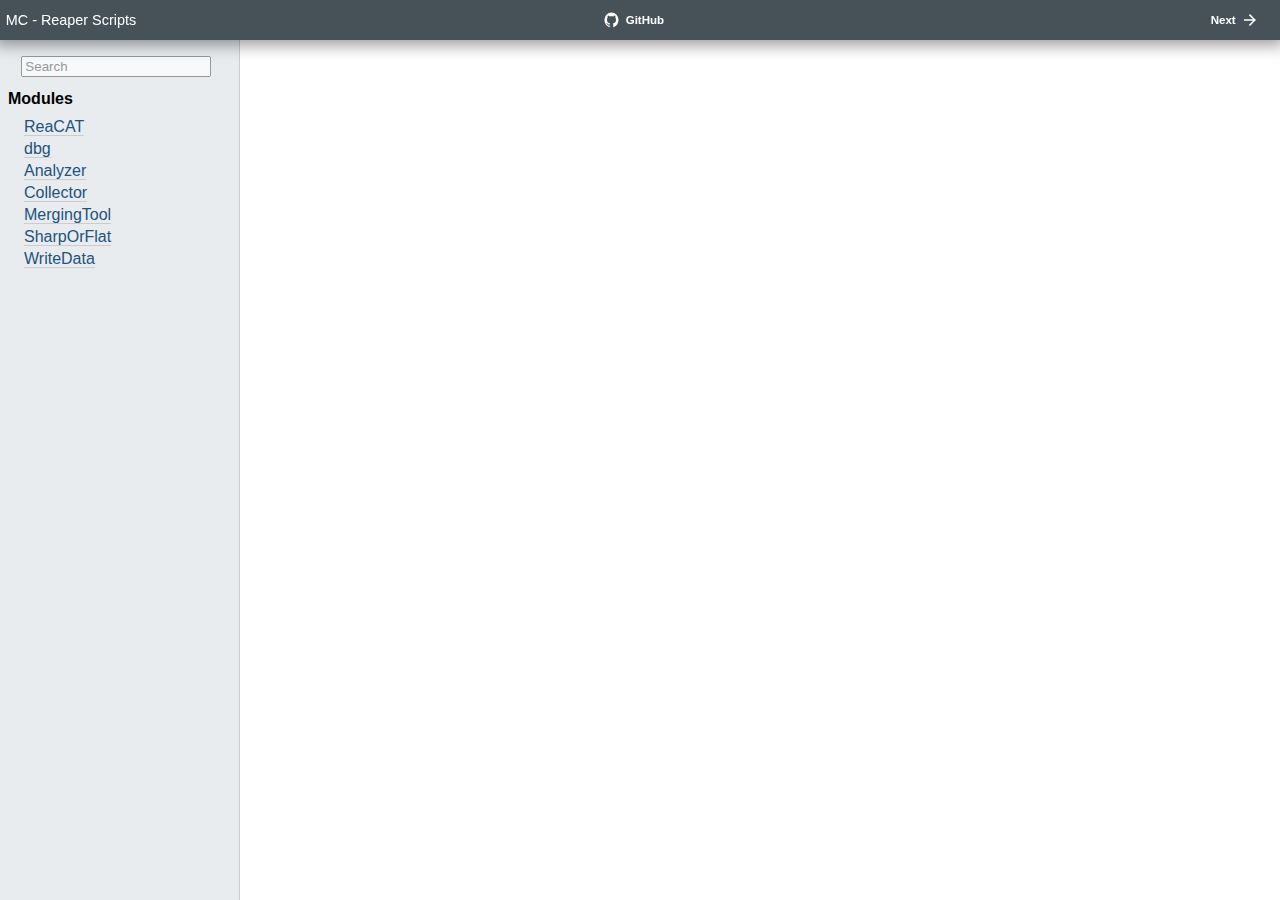
<file: Chords tool/ReaCAT/Documentation/index.html>
<!DOCTYPE html>
<html lang="en">
<!-- Documentation generated by LuaDox: https://github.com/jtackaberry/luadox -->
<head>
    <meta http-equiv="Content-Type" content="text/html; charset=UTF-8"/>
    <title>Search - MC - Reaper Scripts</title>
	<link href="prism.css?7653a2d" rel="stylesheet" />
    <link rel="stylesheet" href="luadox.css?7653a2d" type="text/css">
    <link href="custom.css?7653a2d" rel="stylesheet" />
</head>
<body class="search-search">
<div class="topbar">
<div class="group one">
<div class="description"><span>MC - Reaper Scripts</span></div>
</div>
<div class="group two">
<div class="button iconleft"><a href="https://github.com/MathieuCGit" title=""><img src="img/i-github.svg?7653a2d" alt=""/><span>GitHub</span></a></div>
</div>
<div class="group three">
<div class="button iconright"><a href="module/dbg.html" title="dbg"><span>Next</span><img src="img/i-right.svg?7653a2d" alt=""/></a></div>
</div>
</div>
<div class="sidebar">
<form action="search.html">
<input class="search" name="q" type="search" placeholder="Search" />
</form>
<div class="modules">
<div class="heading">Modules</div>
<ul>
<li><a href="module/ReaCAT.html">ReaCAT</a></li>
<li><a href="module/dbg.html">dbg</a></li>
<li><a href="module/Analyzer.html">Analyzer</a></li>
<li><a href="module/Collector.html">Collector</a></li>
<li><a href="module/MergingTool.html">MergingTool</a></li>
<li><a href="module/SharpOrFlat.html">SharpOrFlat</a></li>
<li><a href="module/WriteData.html">WriteData</a></li>
</ul>
</div>
</div>
<div class="body">

</div>
<script src="prism.js?7653a2d"></script>
</body>
</html>
</file>
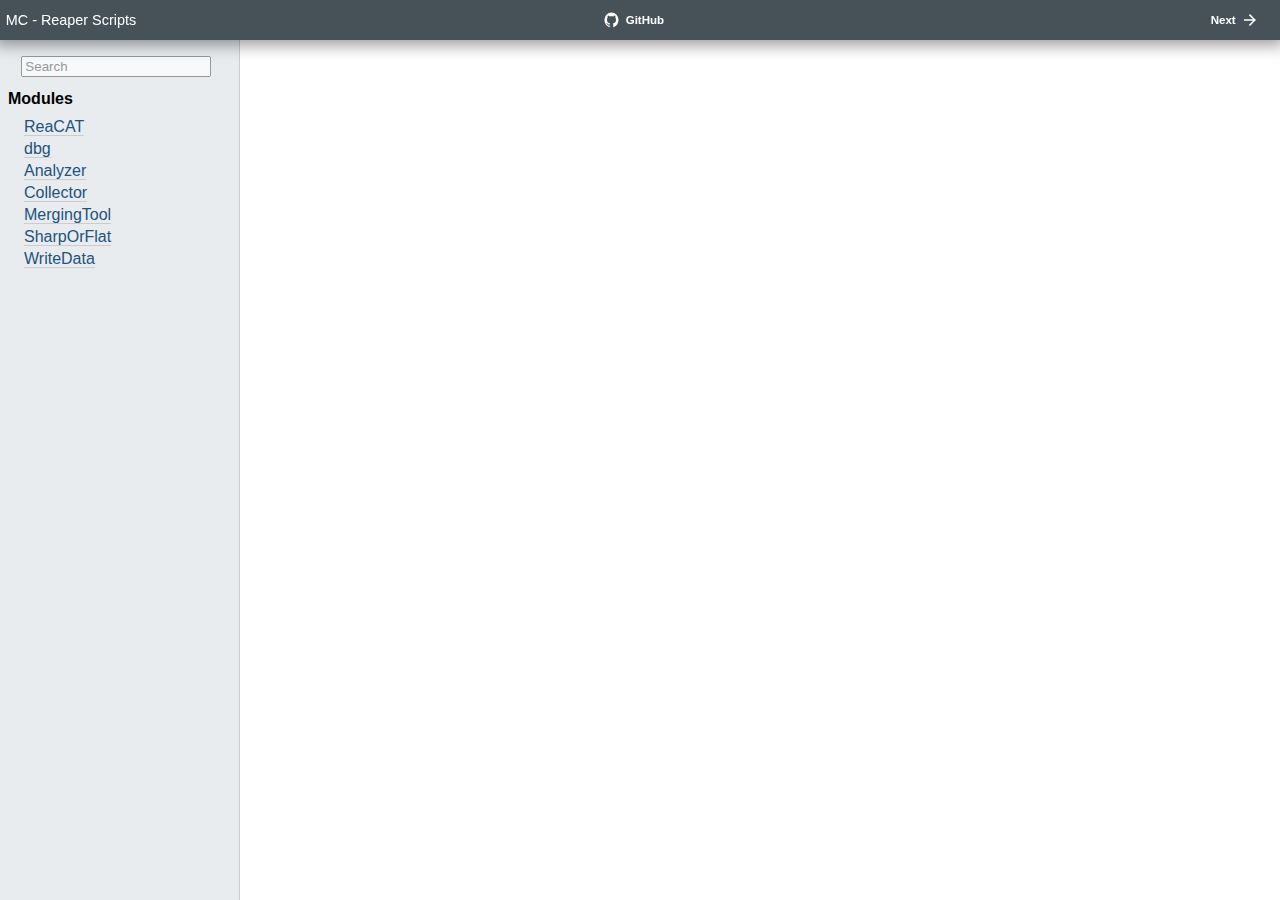
<file: Chords tool/ReaCAT/Documentation/search.html>
<!DOCTYPE html>
<html lang="en">
<!-- Documentation generated by LuaDox: https://github.com/jtackaberry/luadox -->
<head>
    <meta http-equiv="Content-Type" content="text/html; charset=UTF-8"/>
    <title>Search - MC - Reaper Scripts</title>
	<link href="prism.css?7653a2d" rel="stylesheet" />
    <link rel="stylesheet" href="luadox.css?7653a2d" type="text/css">
    <link href="custom.css?7653a2d" rel="stylesheet" />
</head>
<body class="search-search">
<div class="topbar">
<div class="group one">
<div class="description"><span>MC - Reaper Scripts</span></div>
</div>
<div class="group two">
<div class="button iconleft"><a href="https://github.com/MathieuCGit" title=""><img src="img/i-github.svg?7653a2d" alt=""/><span>GitHub</span></a></div>
</div>
<div class="group three">
<div class="button iconright"><a href="module/dbg.html" title="dbg"><span>Next</span><img src="img/i-right.svg?7653a2d" alt=""/></a></div>
</div>
</div>
<div class="sidebar">
<form action="search.html">
<input class="search" name="q" type="search" placeholder="Search" />
</form>
<div class="modules">
<div class="heading">Modules</div>
<ul>
<li><a href="module/ReaCAT.html">ReaCAT</a></li>
<li><a href="module/dbg.html">dbg</a></li>
<li><a href="module/Analyzer.html">Analyzer</a></li>
<li><a href="module/Collector.html">Collector</a></li>
<li><a href="module/MergingTool.html">MergingTool</a></li>
<li><a href="module/SharpOrFlat.html">SharpOrFlat</a></li>
<li><a href="module/WriteData.html">WriteData</a></li>
</ul>
</div>
</div>
<div class="body">
<div id="template" class="result"><div class="title"><span></span><a href=""></a></div><div class="text"></div></div>
<div id="results">
<noscript>⛔ Javascript is required for search functionality.</noscript>
<div class="summary"></div>
<script src="js-search.min.js?7653a2d"></script>
<script src="index.js?7653a2d"></script>
<script src="search.js?7653a2d"></script>
</div>
<script src="prism.js?7653a2d"></script>
</body>
</html>
</file>
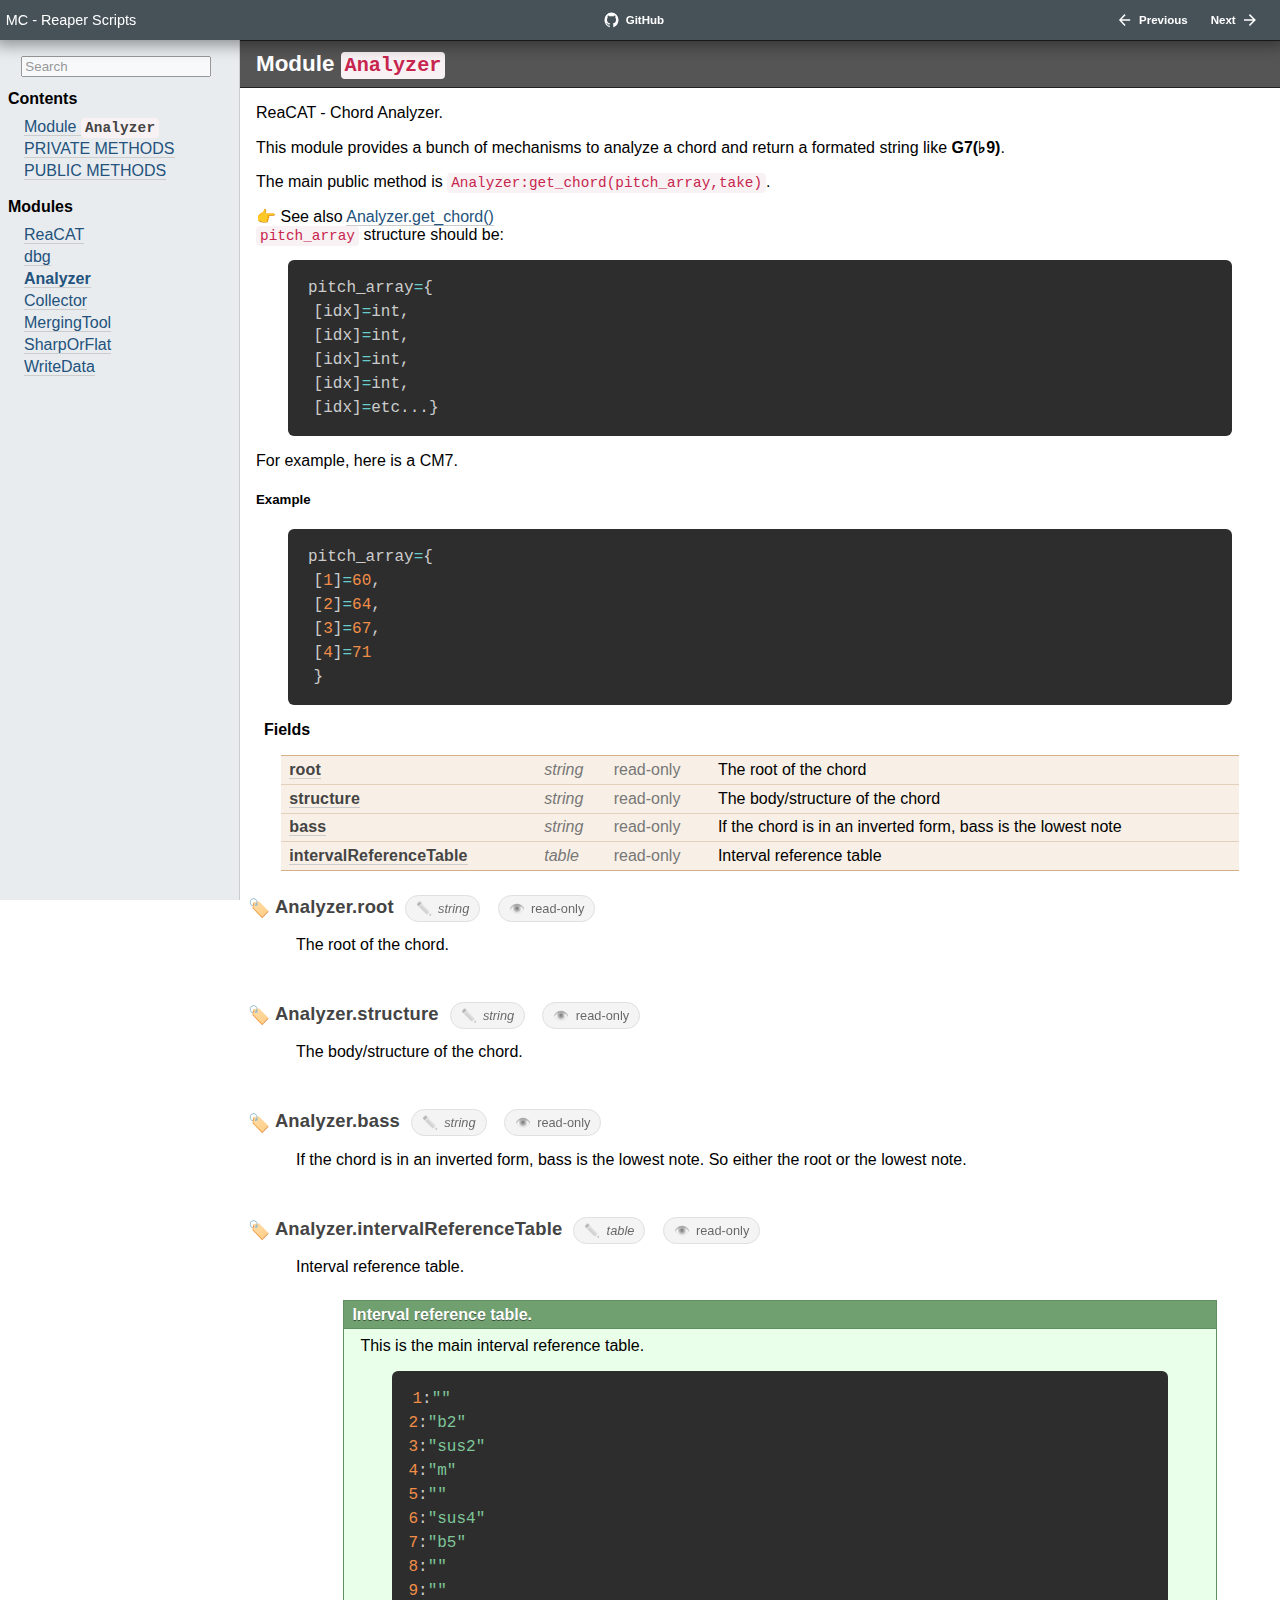
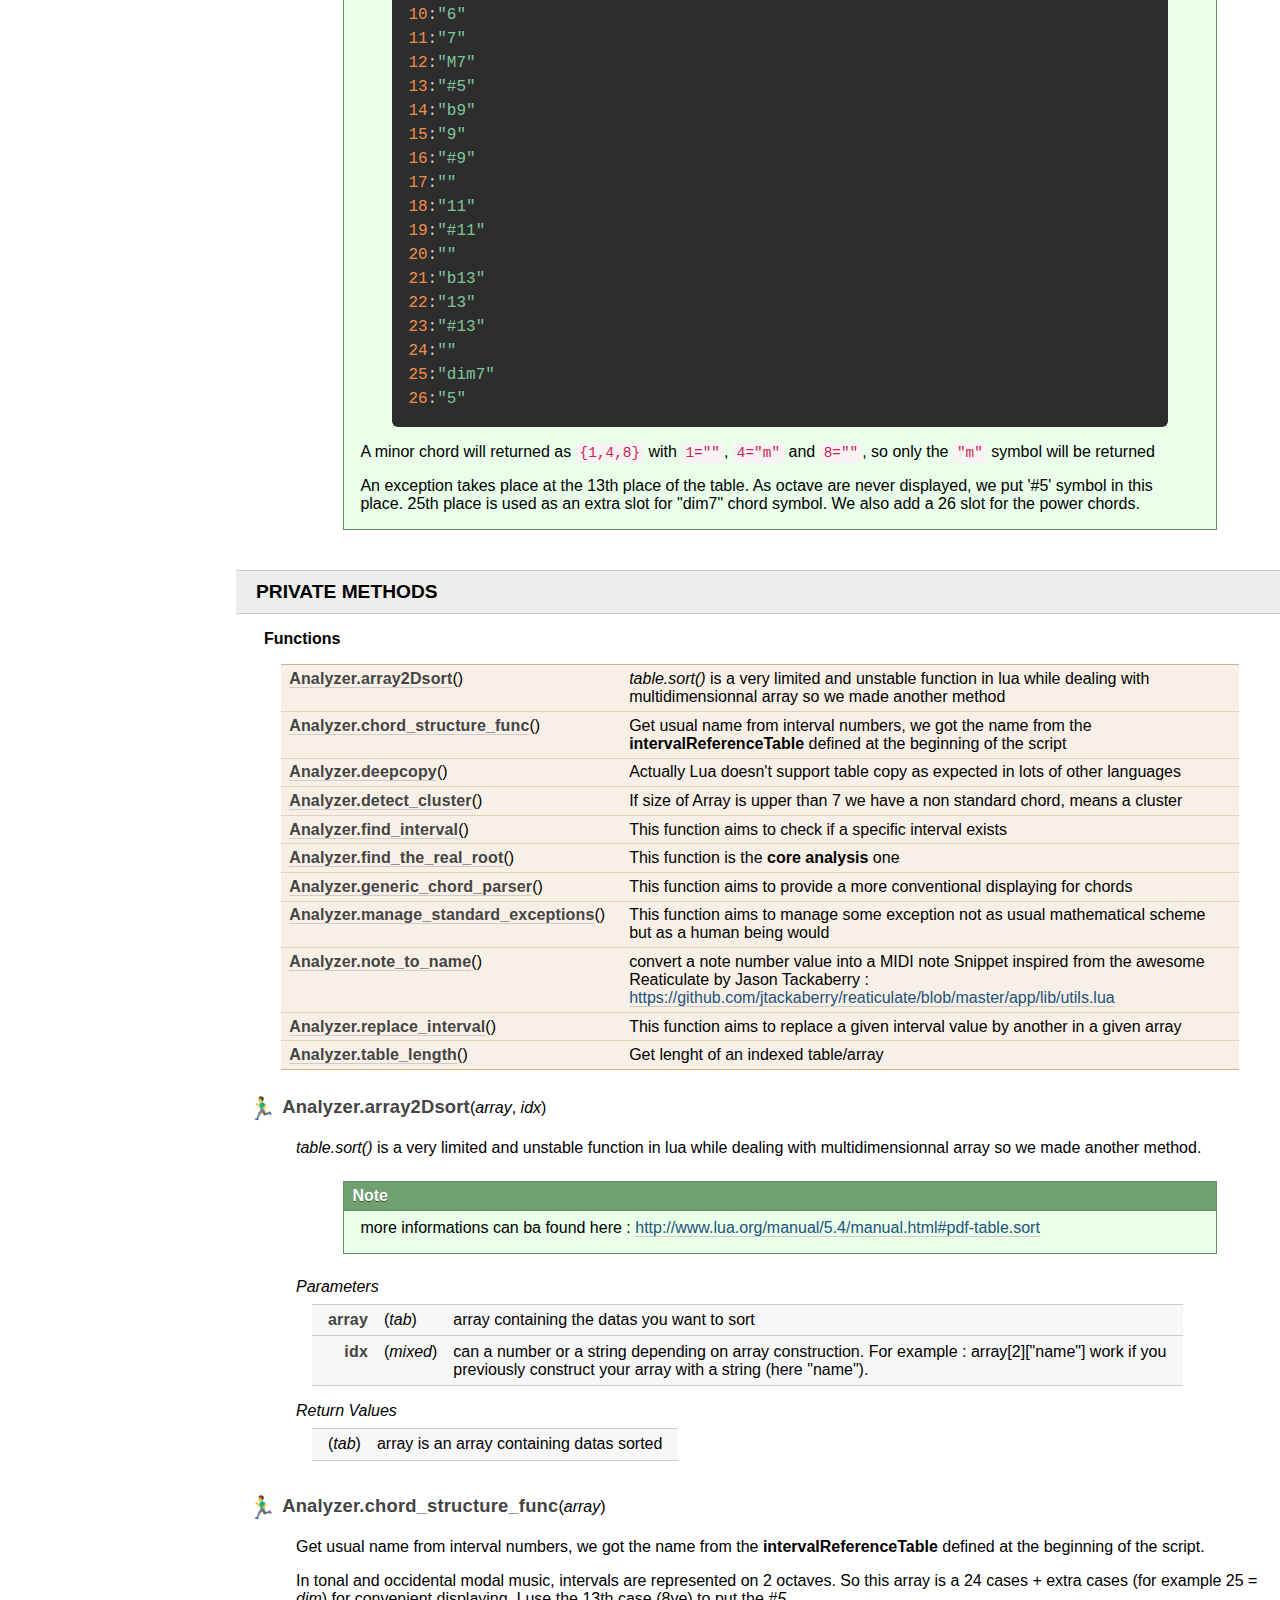
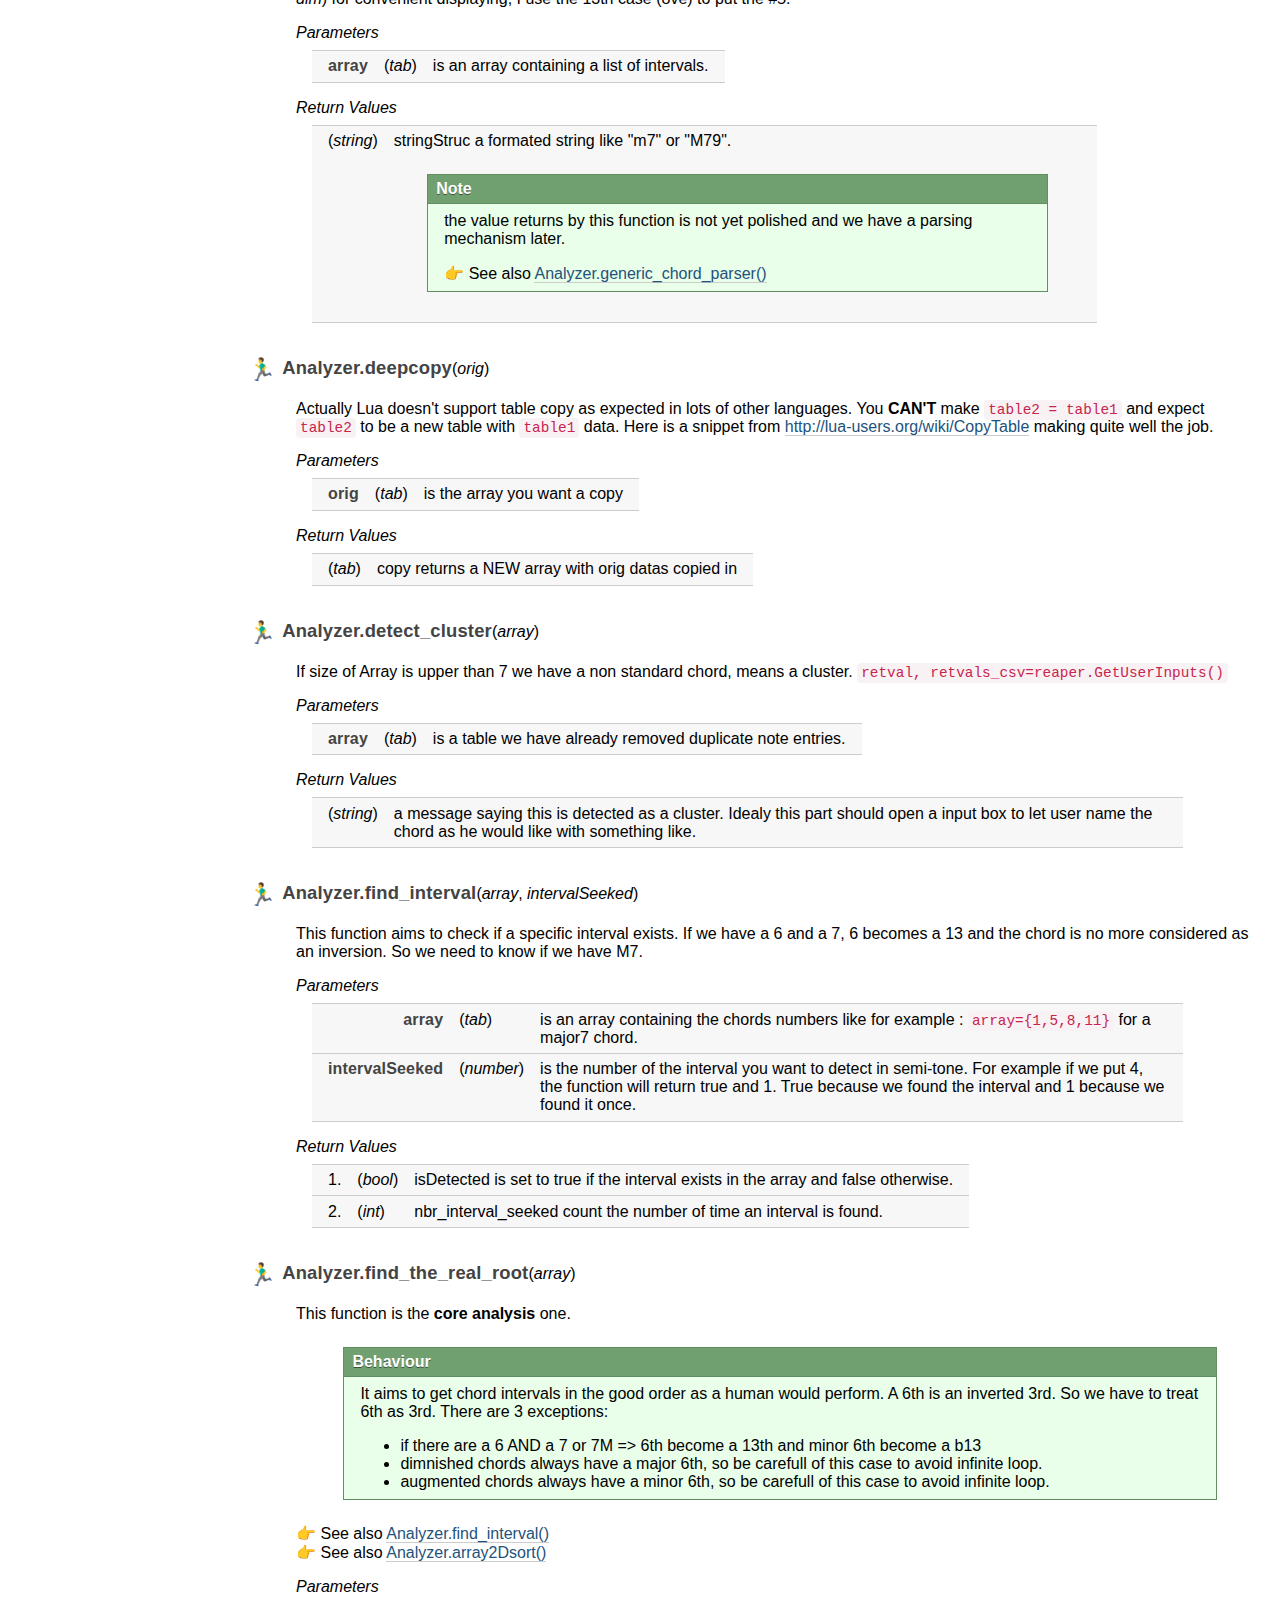
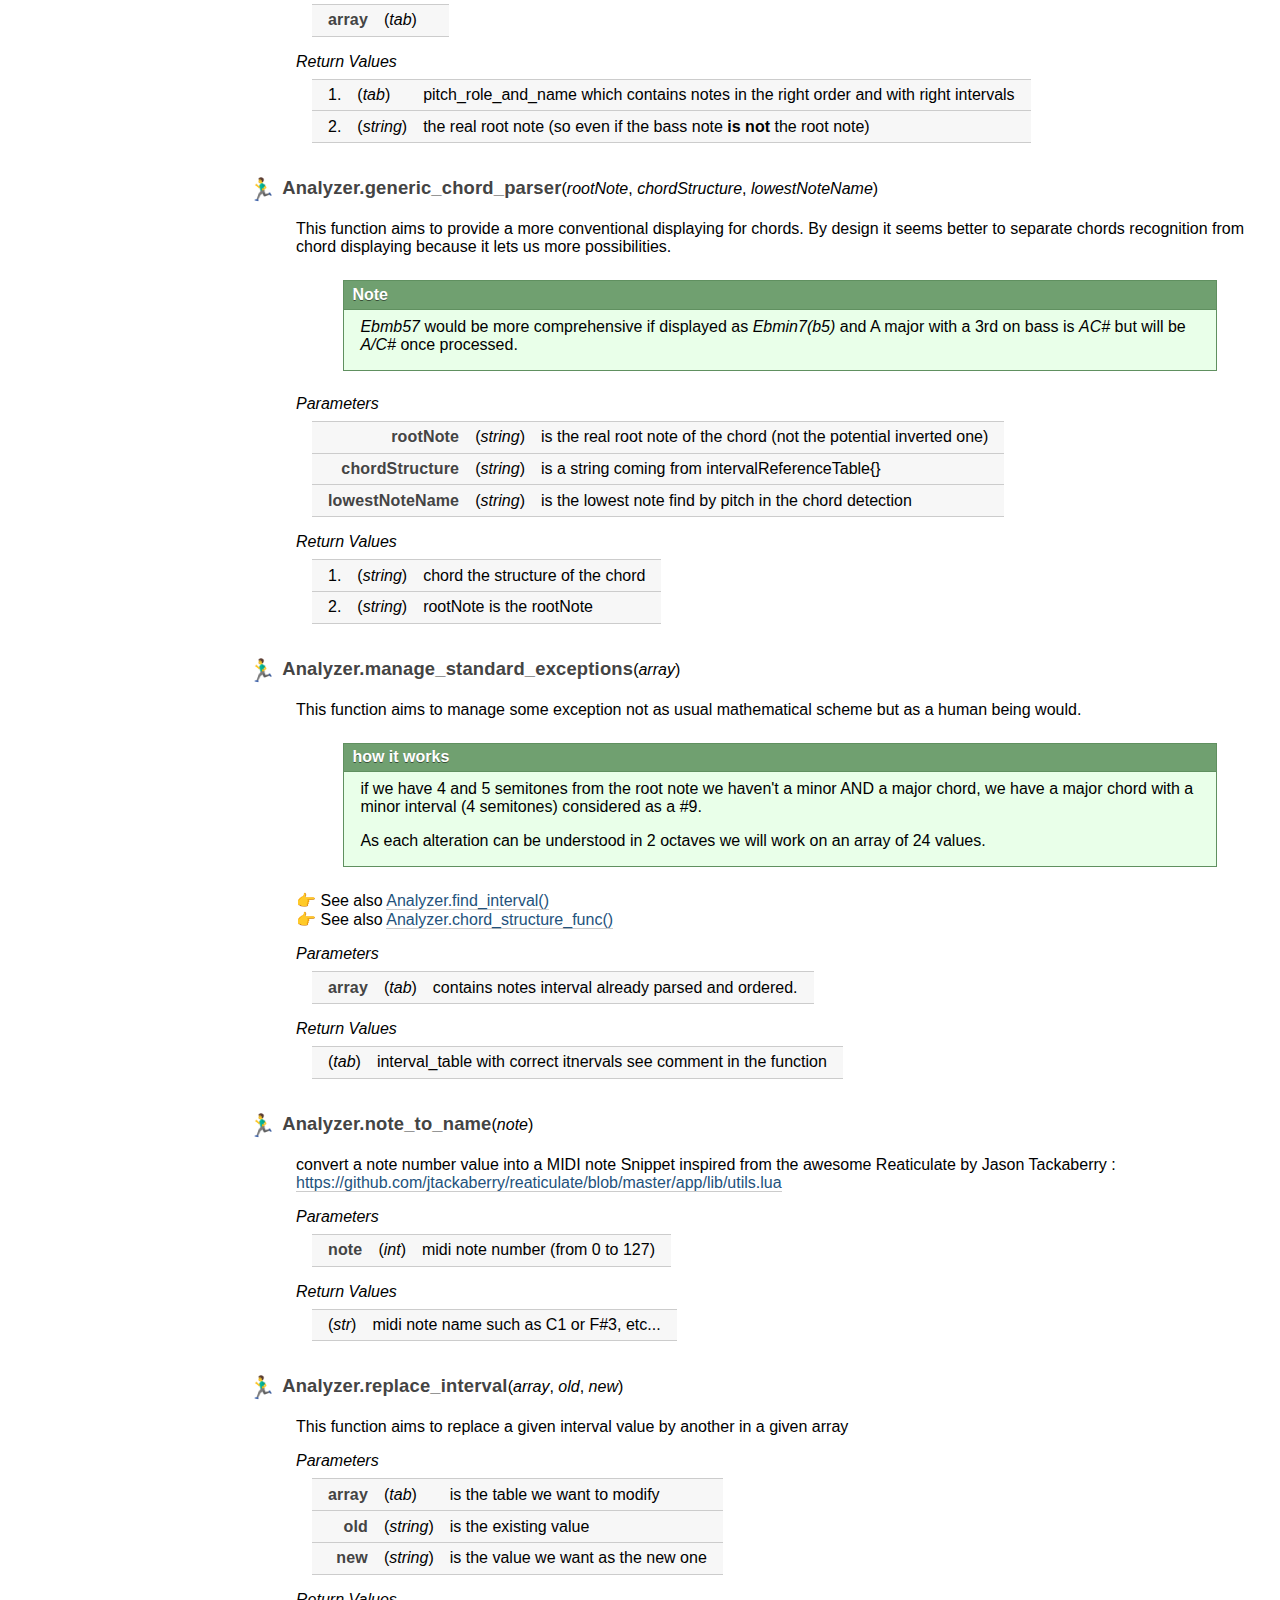
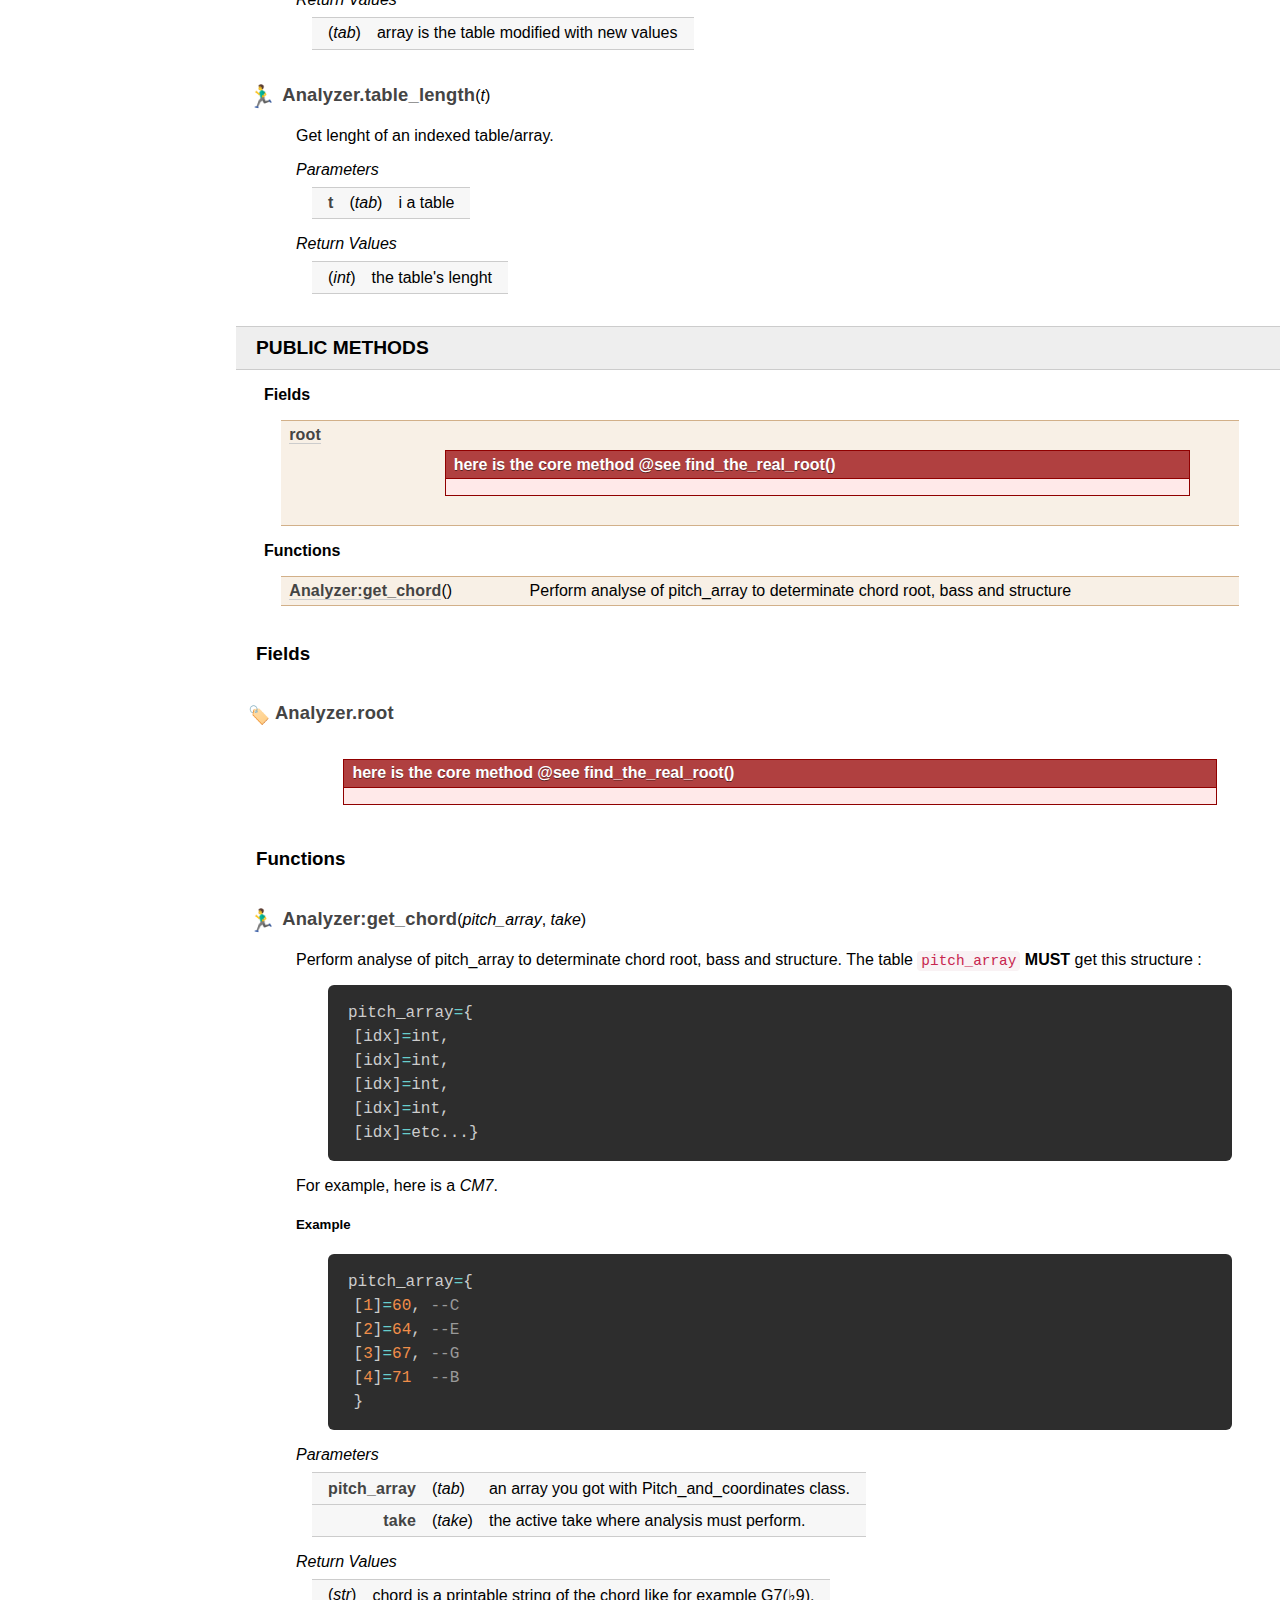
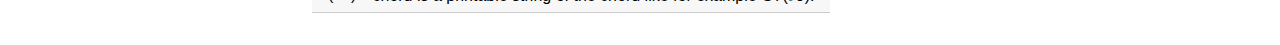
<file: Chords tool/ReaCAT/Documentation/module/Analyzer.html>
<!DOCTYPE html>
<html lang="en">
<!-- Documentation generated by LuaDox: https://github.com/jtackaberry/luadox -->
<head>
    <meta http-equiv="Content-Type" content="text/html; charset=UTF-8"/>
    <title>Analyzer - MC - Reaper Scripts</title>
	<link href="../prism.css?7653a2d" rel="stylesheet" />
    <link rel="stylesheet" href="../luadox.css?7653a2d" type="text/css">
    <link href="../custom.css?7653a2d" rel="stylesheet" />
</head>
<body class="module-analyzer">
<div class="topbar">
<div class="group one">
<div class="description"><span>MC - Reaper Scripts</span></div>
</div>
<div class="group two">
<div class="button iconleft"><a href="https://github.com/MathieuCGit" title=""><img src="../img/i-github.svg?7653a2d" alt=""/><span>GitHub</span></a></div>
</div>
<div class="group three">
<div class="button iconleft"><a href="../module/dbg.html" title="dbg"><img src="../img/i-left.svg?7653a2d" alt=""/><span>Previous</span></a></div>
<div class="button iconright"><a href="../module/Collector.html" title="Collector"><span>Next</span><img src="../img/i-right.svg?7653a2d" alt=""/></a></div>
</div>
</div>
<div class="sidebar">
<form action="../search.html">
<input class="search" name="q" type="search" placeholder="Search" />
</form>
<div class="sections">
<div class="heading">Contents</div>
<ul>
<li><a href="#Analyzer">Module <code>Analyzer</code></a></li>
<li><a href="#private"><p>PRIVATE METHODS</p>
</a></li>
<li><a href="#public"><p>PUBLIC METHODS</p>
</a></li>
</ul>
</div>
<div class="modules">
<div class="heading">Modules</div>
<ul>
<li><a href="../module/ReaCAT.html">ReaCAT</a></li>
<li><a href="../module/dbg.html">dbg</a></li>
<li class="selected"><a href="../module/Analyzer.html">Analyzer</a></li>
<li><a href="../module/Collector.html">Collector</a></li>
<li><a href="../module/MergingTool.html">MergingTool</a></li>
<li><a href="../module/SharpOrFlat.html">SharpOrFlat</a></li>
<li><a href="../module/WriteData.html">WriteData</a></li>
</ul>
</div>
</div>
<div class="body">
<div class="section">
<h2 class="module" id="Analyzer">Module <code>Analyzer</code>
<a class="permalink" href="#Analyzer" title="Permalink to this definition">¶</a>
</h2>
<div class="inner">
<p>ReaCAT - Chord Analyzer.</p>
<p>This module provides a bunch of mechanisms to analyze a chord and return a formated string like <strong>G7(♭9)</strong>.</p>
<p>The main public method is <code>Analyzer:get_chord(pitch_array,take)</code>.
<div class="see">See also <a href="../module/Analyzer.html#Analyzer.get_chord">Analyzer.get_chord()</a></div>
<code>pitch_array</code> structure should be:</p>
<pre><code class="language-lua">pitch_array={
 [idx]=int,
 [idx]=int,
 [idx]=int,
 [idx]=int,
 [idx]=etc...}
</code></pre>
<p>For example, here is a CM7.</p>
<h5>Example</h5>
<pre><code class="language-lua">pitch_array={
 [1]=60,
 [2]=64,
 [3]=67,
 [4]=71
 }
</code></pre>

<div class="synopsis">
<h3>Synopsis</h3>
<div class="heading">Fields</div>
<table class="fields ">
<tr>
<td class="name"><a href="#Analyzer.root"><var>root</var></a></td>
<td class="meta types"><em>string</em></td>
<td class="meta"><p>read-only</p>
</td>
<td class="doc"><p>The root of the chord</p>
</td>
</tr>
<tr>
<td class="name"><a href="#Analyzer.structure"><var>structure</var></a></td>
<td class="meta types"><em>string</em></td>
<td class="meta"><p>read-only</p>
</td>
<td class="doc"><p>The body/structure of the chord</p>
</td>
</tr>
<tr>
<td class="name"><a href="#Analyzer.bass"><var>bass</var></a></td>
<td class="meta types"><em>string</em></td>
<td class="meta"><p>read-only</p>
</td>
<td class="doc"><p>If the chord is in an inverted form, bass is the lowest note</p>
</td>
</tr>
<tr>
<td class="name"><a href="#Analyzer.intervalReferenceTable"><var>intervalReferenceTable</var></a></td>
<td class="meta types"><em>table</em></td>
<td class="meta"><p>read-only</p>
</td>
<td class="doc"><p>Interval reference table</p>
</td>
</tr>
</table>
</div>
<dl class="fields">
<dt id="Analyzer.root">
<span class="icon"></span><var>Analyzer.root</var>
<span class="tag type"><em>string</em></span>
<span class="tag meta">read-only</span>
<a class="permalink" href="#Analyzer.root" title="Permalink to this definition">¶</a>
</dt>
<dd>
<p>The root of the chord.</p>

</dd>
<dt id="Analyzer.structure">
<span class="icon"></span><var>Analyzer.structure</var>
<span class="tag type"><em>string</em></span>
<span class="tag meta">read-only</span>
<a class="permalink" href="#Analyzer.structure" title="Permalink to this definition">¶</a>
</dt>
<dd>
<p>The body/structure of the chord.</p>

</dd>
<dt id="Analyzer.bass">
<span class="icon"></span><var>Analyzer.bass</var>
<span class="tag type"><em>string</em></span>
<span class="tag meta">read-only</span>
<a class="permalink" href="#Analyzer.bass" title="Permalink to this definition">¶</a>
</dt>
<dd>
<p>If the chord is in an inverted form, bass is the lowest note. So either the root or the lowest note.</p>

</dd>
<dt id="Analyzer.intervalReferenceTable">
<span class="icon"></span><var>Analyzer.intervalReferenceTable</var>
<span class="tag type"><em>table</em></span>
<span class="tag meta">read-only</span>
<a class="permalink" href="#Analyzer.intervalReferenceTable" title="Permalink to this definition">¶</a>
</dt>
<dd>
<p>Interval reference table.
<div class="admonition note"><div class="title">Interval reference table.</div><div class="body"><p>  This is the main interval reference table.</p>
<pre><code class="language-lua">1:&quot;&quot;
2:&quot;b2&quot;
3:&quot;sus2&quot;
4:&quot;m&quot;
5:&quot;&quot;
6:&quot;sus4&quot;
7:&quot;b5&quot;
8:&quot;&quot;
9:&quot;&quot;
10:&quot;6&quot;
11:&quot;7&quot;
12:&quot;M7&quot;
13:&quot;#5&quot;
14:&quot;b9&quot;
15:&quot;9&quot;
16:&quot;#9&quot;
17:&quot;&quot;
18:&quot;11&quot;
19:&quot;#11&quot;
20:&quot;&quot;
21:&quot;b13&quot;
22:&quot;13&quot;
23:&quot;#13&quot;
24:&quot;&quot;
25:&quot;dim7&quot;
26:&quot;5&quot;
</code></pre>
<p>A minor chord will returned as <code>{1,4,8}</code> with <code>1=&quot;&quot;</code>, <code>4=&quot;m&quot;</code> and <code>8=&quot;&quot;</code>, so only the <code>&quot;m&quot;</code> symbol will be returned</p>
<p>An exception takes place at the 13th place of the table. As octave are never displayed, we put '#5' symbol in this place. 25th place is used as an extra slot for &quot;dim7&quot; chord symbol. We also add a 26 slot for the power chords.</p>
</div></div>

</dd>
</dl>
</div>
</div>
<div class="section">
<h2 class="section" id="private">PRIVATE METHODS

<a class="permalink" href="#private" title="Permalink to this definition">¶</a>
</h2>
<div class="inner">
<div class="synopsis">
<h3>Synopsis</h3>
<div class="heading">Functions</div>
<table class="functions ">
<tr>
<td class="name"><a href="#Analyzer.array2Dsort"><var>Analyzer.array2Dsort</var></a>()</td>
<td class="doc"><p><em>table.sort()</em> is a very limited  and unstable function in lua while dealing with multidimensionnal array
so we made another method</p>
</td>
</tr>
<tr>
<td class="name"><a href="#Analyzer.chord_structure_func"><var>Analyzer.chord_structure_func</var></a>()</td>
<td class="doc"><p>Get usual name from interval numbers, we got the name from the <strong>intervalReferenceTable</strong> defined at the beginning of the script</p>
</td>
</tr>
<tr>
<td class="name"><a href="#Analyzer.deepcopy"><var>Analyzer.deepcopy</var></a>()</td>
<td class="doc"><p>Actually Lua doesn't support table copy as expected in lots of other languages</p>
</td>
</tr>
<tr>
<td class="name"><a href="#Analyzer.detect_cluster"><var>Analyzer.detect_cluster</var></a>()</td>
<td class="doc"><p>If size of Array is upper than 7 we have a non standard chord, means a cluster</p>
</td>
</tr>
<tr>
<td class="name"><a href="#Analyzer.find_interval"><var>Analyzer.find_interval</var></a>()</td>
<td class="doc"><p>This function aims to check if a specific interval exists</p>
</td>
</tr>
<tr>
<td class="name"><a href="#Analyzer.find_the_real_root"><var>Analyzer.find_the_real_root</var></a>()</td>
<td class="doc"><p>This function is the <strong>core analysis</strong> one</p>
</td>
</tr>
<tr>
<td class="name"><a href="#Analyzer.generic_chord_parser"><var>Analyzer.generic_chord_parser</var></a>()</td>
<td class="doc"><p>This function aims to provide a more conventional displaying for chords</p>
</td>
</tr>
<tr>
<td class="name"><a href="#Analyzer.manage_standard_exceptions"><var>Analyzer.manage_standard_exceptions</var></a>()</td>
<td class="doc"><p>This function aims to manage some exception not as usual mathematical scheme but as a human being would</p>
</td>
</tr>
<tr>
<td class="name"><a href="#Analyzer.note_to_name"><var>Analyzer.note_to_name</var></a>()</td>
<td class="doc"><p>convert a note number value into a MIDI note
Snippet inspired from the awesome Reaticulate by Jason Tackaberry : <a href="https://github.com/jtackaberry/reaticulate/blob/master/app/lib/utils.lua">https://github.com/jtackaberry/reaticulate/blob/master/app/lib/utils.lua</a></p>
</td>
</tr>
<tr>
<td class="name"><a href="#Analyzer.replace_interval"><var>Analyzer.replace_interval</var></a>()</td>
<td class="doc"><p>This function aims to replace a given interval value by another in a given array</p>
</td>
</tr>
<tr>
<td class="name"><a href="#Analyzer.table_length"><var>Analyzer.table_length</var></a>()</td>
<td class="doc"><p>Get lenght of an indexed table/array</p>
</td>
</tr>
</table>
</div>
<dl class="functions">
<dt id="Analyzer.array2Dsort">
<span class="icon"></span><var>Analyzer.array2Dsort</var>(<em>array</em>, <em>idx</em>)
<a class="permalink" href="#Analyzer.array2Dsort" title="Permalink to this definition">¶</a>
</dt>
<dd>
<p><em>table.sort()</em> is a very limited  and unstable function in lua while dealing with multidimensionnal array
so we made another method.
<div class="admonition note"><div class="title">Note</div><div class="body"><p>   more informations can ba found here : <a href="http://www.lua.org/manual/5.4/manual.html#pdf-table.sort">http://www.lua.org/manual/5.4/manual.html#pdf-table.sort</a></p>
</div></div>

<div class="heading">Parameters</div>
<table class="parameters">
<tr>
<td class="name"><var>array</var></td>
<td class="types">(<em>tab</em>)</td>
<td class="doc"><p>array containing the datas you want to sort</p>
</td>
</tr>
<tr>
<td class="name"><var>idx</var></td>
<td class="types">(<em>mixed</em>)</td>
<td class="doc"><p>can a number or a string depending on array construction. For example : array[2][&quot;name&quot;] work if you previously construct your array with a string (here &quot;name&quot;).</p>
</td>
</tr>
</table>
<div class="heading">Return Values</div>
<table class="returns">
<tr>
<td class="types">(<em>tab</em>)</td>
<td class="doc"><p>array is an array containing datas sorted</p>
</td>
</tr>
</table>
</dd>
<dt id="Analyzer.chord_structure_func">
<span class="icon"></span><var>Analyzer.chord_structure_func</var>(<em>array</em>)
<a class="permalink" href="#Analyzer.chord_structure_func" title="Permalink to this definition">¶</a>
</dt>
<dd>
<p>Get usual name from interval numbers, we got the name from the <strong>intervalReferenceTable</strong> defined at the beginning of the script.</p>
<p>In tonal and occidental modal music, intervals are represented on 2 octaves.
So this array is a 24 cases + extra cases (for example 25 = <em>dim</em>)
for convenient displaying, I use the 13th case (8ve) to put the <em>#5</em>.</p>

<div class="heading">Parameters</div>
<table class="parameters">
<tr>
<td class="name"><var>array</var></td>
<td class="types">(<em>tab</em>)</td>
<td class="doc"><p>is an array containing a list of intervals.</p>
</td>
</tr>
</table>
<div class="heading">Return Values</div>
<table class="returns">
<tr>
<td class="types">(<em>string</em>)</td>
<td class="doc"><p>stringStruc a formated string like &quot;m7&quot; or &quot;M79&quot;.  <div class="admonition note"><div class="title">Note</div><div class="body"><p>  the value returns by this function is not yet polished and we have a parsing mechanism later.
<div class="see">See also <a href="../module/Analyzer.html#Analyzer.generic_chord_parser">Analyzer.generic_chord_parser()</a></div>
</div></div>
</td>
</tr>
</table>
</dd>
<dt id="Analyzer.deepcopy">
<span class="icon"></span><var>Analyzer.deepcopy</var>(<em>orig</em>)
<a class="permalink" href="#Analyzer.deepcopy" title="Permalink to this definition">¶</a>
</dt>
<dd>
<p>Actually Lua doesn't support table copy as expected in lots of other languages.
You <strong>CAN'T</strong> make <code>table2 = table1</code> and expect <code>table2</code> to be a new table with <code>table1</code> data.
Here is a snippet from <a href="http://lua-users.org/wiki/CopyTable">http://lua-users.org/wiki/CopyTable</a>
making quite well the job.</p>

<div class="heading">Parameters</div>
<table class="parameters">
<tr>
<td class="name"><var>orig</var></td>
<td class="types">(<em>tab</em>)</td>
<td class="doc"><p>is the array you want a copy</p>
</td>
</tr>
</table>
<div class="heading">Return Values</div>
<table class="returns">
<tr>
<td class="types">(<em>tab</em>)</td>
<td class="doc"><p>copy returns a NEW array with orig datas copied in</p>
</td>
</tr>
</table>
</dd>
<dt id="Analyzer.detect_cluster">
<span class="icon"></span><var>Analyzer.detect_cluster</var>(<em>array</em>)
<a class="permalink" href="#Analyzer.detect_cluster" title="Permalink to this definition">¶</a>
</dt>
<dd>
<p>If size of Array is upper than 7 we have a non standard chord, means a cluster.
<code>retval, retvals_csv=reaper.GetUserInputs()</code></p>

<div class="heading">Parameters</div>
<table class="parameters">
<tr>
<td class="name"><var>array</var></td>
<td class="types">(<em>tab</em>)</td>
<td class="doc"><p>is a table we have already removed duplicate note entries.</p>
</td>
</tr>
</table>
<div class="heading">Return Values</div>
<table class="returns">
<tr>
<td class="types">(<em>string</em>)</td>
<td class="doc"><p>a message saying this is detected as a cluster. Idealy this part should open a input box to let user name the chord as he would like with something like.</p>
</td>
</tr>
</table>
</dd>
<dt id="Analyzer.find_interval">
<span class="icon"></span><var>Analyzer.find_interval</var>(<em>array</em>, <em>intervalSeeked</em>)
<a class="permalink" href="#Analyzer.find_interval" title="Permalink to this definition">¶</a>
</dt>
<dd>
<p>This function aims to check if a specific interval exists. If we have a 6 and a 7, 6 becomes a 13 and the chord is no more considered as an inversion. So we need to know if we have M7.</p>

<div class="heading">Parameters</div>
<table class="parameters">
<tr>
<td class="name"><var>array</var></td>
<td class="types">(<em>tab</em>)</td>
<td class="doc"><p>is an array containing the chords numbers like for example : <code>array={1,5,8,11}</code> for a major7 chord.</p>
</td>
</tr>
<tr>
<td class="name"><var>intervalSeeked</var></td>
<td class="types">(<em>number</em>)</td>
<td class="doc"><p>is the number of the interval you want to detect in semi-tone. For example if we put 4, the function will return true and 1. True because we found the interval and 1 because we found it once.</p>
</td>
</tr>
</table>
<div class="heading">Return Values</div>
<table class="returns">
<tr>
<td class="name">1.</td>
<td class="types">(<em>bool</em>)</td>
<td class="doc"><p>isDetected is set to true if the interval exists in the array and false otherwise.</p>
</td>
</tr>
<tr>
<td class="name">2.</td>
<td class="types">(<em>int</em>)</td>
<td class="doc"><p>nbr_interval_seeked count the number of time an interval is found.</p>
</td>
</tr>
</table>
</dd>
<dt id="Analyzer.find_the_real_root">
<span class="icon"></span><var>Analyzer.find_the_real_root</var>(<em>array</em>)
<a class="permalink" href="#Analyzer.find_the_real_root" title="Permalink to this definition">¶</a>
</dt>
<dd>
<p>This function is the <strong>core analysis</strong> one.
<div class="admonition note"><div class="title">Behaviour</div><div class="body"><p>  It aims to get chord intervals in the good order as a human would perform. A 6th is an inverted 3rd. So we have to treat 6th as 3rd. There are 3 exceptions:</p>
<ul>
<li>if there are a 6 AND a 7 or 7M =&gt; 6th become a 13th and minor 6th become a b13</li>
<li>dimnished chords always have a major 6th, so be carefull of this case	to avoid infinite loop.</li>
<li>augmented chords always have a minor 6th, so be carefull of this case	to avoid infinite loop.</li>
</ul>
</div></div>
<div class="see">See also <a href="../module/Analyzer.html#Analyzer.find_interval">Analyzer.find_interval()</a></div>
<div class="see">See also <a href="../module/Analyzer.html#Analyzer.array2Dsort">Analyzer.array2Dsort()</a></div>

<div class="heading">Parameters</div>
<table class="parameters">
<tr>
<td class="name"><var>array</var></td>
<td class="types">(<em>tab</em>)</td>
<td class="doc"></td>
</tr>
</table>
<div class="heading">Return Values</div>
<table class="returns">
<tr>
<td class="name">1.</td>
<td class="types">(<em>tab</em>)</td>
<td class="doc"><p>pitch_role_and_name which contains notes in the right order and with right intervals</p>
</td>
</tr>
<tr>
<td class="name">2.</td>
<td class="types">(<em>string</em>)</td>
<td class="doc"><p>the real root note (so even if the bass note <strong>is not</strong> the root note)</p>
</td>
</tr>
</table>
</dd>
<dt id="Analyzer.generic_chord_parser">
<span class="icon"></span><var>Analyzer.generic_chord_parser</var>(<em>rootNote</em>, <em>chordStructure</em>, <em>lowestNoteName</em>)
<a class="permalink" href="#Analyzer.generic_chord_parser" title="Permalink to this definition">¶</a>
</dt>
<dd>
<p>This function aims to provide a more conventional displaying for chords. By design it seems better to separate chords recognition from chord displaying because it lets us more possibilities.</p>
<div class="admonition note"><div class="title">Note</div><div class="body"><p>   <em>Ebmb57</em> would be more comprehensive if displayed as <em>Ebmin7(b5)</em> and A major with a 3rd on bass is <em>AC#</em> but will be <em>A/C#</em> once processed.</p>
</div></div>

<div class="heading">Parameters</div>
<table class="parameters">
<tr>
<td class="name"><var>rootNote</var></td>
<td class="types">(<em>string</em>)</td>
<td class="doc"><p>is the real root note of the chord (not the potential inverted one)</p>
</td>
</tr>
<tr>
<td class="name"><var>chordStructure</var></td>
<td class="types">(<em>string</em>)</td>
<td class="doc"><p>is a string coming from intervalReferenceTable{}</p>
</td>
</tr>
<tr>
<td class="name"><var>lowestNoteName</var></td>
<td class="types">(<em>string</em>)</td>
<td class="doc"><p>is the lowest note find by pitch in the chord detection</p>
</td>
</tr>
</table>
<div class="heading">Return Values</div>
<table class="returns">
<tr>
<td class="name">1.</td>
<td class="types">(<em>string</em>)</td>
<td class="doc"><p>chord the structure of the chord</p>
</td>
</tr>
<tr>
<td class="name">2.</td>
<td class="types">(<em>string</em>)</td>
<td class="doc"><p>rootNote is the rootNote</p>
</td>
</tr>
</table>
</dd>
<dt id="Analyzer.manage_standard_exceptions">
<span class="icon"></span><var>Analyzer.manage_standard_exceptions</var>(<em>array</em>)
<a class="permalink" href="#Analyzer.manage_standard_exceptions" title="Permalink to this definition">¶</a>
</dt>
<dd>
<p>This function aims to manage some exception not as usual mathematical scheme but as a human being would.</p>
<div class="admonition note"><div class="title">how it works</div><div class="body"><p>      if we have 4 and 5 semitones from the root note we haven't a minor AND a major chord, we have a major chord with a minor interval (4 semitones) considered as a #9.</p>
<p>As each alteration can be understood in 2 octaves we will work on an array of 24 values.</p>
</div></div>
<div class="see">See also <a href="../module/Analyzer.html#Analyzer.find_interval">Analyzer.find_interval()</a></div>
<div class="see">See also <a href="../module/Analyzer.html#Analyzer.chord_structure_func">Analyzer.chord_structure_func()</a></div>

<div class="heading">Parameters</div>
<table class="parameters">
<tr>
<td class="name"><var>array</var></td>
<td class="types">(<em>tab</em>)</td>
<td class="doc"><p>contains notes interval already parsed and ordered.</p>
</td>
</tr>
</table>
<div class="heading">Return Values</div>
<table class="returns">
<tr>
<td class="types">(<em>tab</em>)</td>
<td class="doc"><p>interval_table with correct itnervals see comment in the function</p>
</td>
</tr>
</table>
</dd>
<dt id="Analyzer.note_to_name">
<span class="icon"></span><var>Analyzer.note_to_name</var>(<em>note</em>)
<a class="permalink" href="#Analyzer.note_to_name" title="Permalink to this definition">¶</a>
</dt>
<dd>
<p>convert a note number value into a MIDI note
Snippet inspired from the awesome Reaticulate by Jason Tackaberry : <a href="https://github.com/jtackaberry/reaticulate/blob/master/app/lib/utils.lua">https://github.com/jtackaberry/reaticulate/blob/master/app/lib/utils.lua</a></p>

<div class="heading">Parameters</div>
<table class="parameters">
<tr>
<td class="name"><var>note</var></td>
<td class="types">(<em>int</em>)</td>
<td class="doc"><p>midi note number (from 0 to 127)</p>
</td>
</tr>
</table>
<div class="heading">Return Values</div>
<table class="returns">
<tr>
<td class="types">(<em>str</em>)</td>
<td class="doc"><p>midi note name such as C1 or F#3, etc...</p>
</td>
</tr>
</table>
</dd>
<dt id="Analyzer.replace_interval">
<span class="icon"></span><var>Analyzer.replace_interval</var>(<em>array</em>, <em>old</em>, <em>new</em>)
<a class="permalink" href="#Analyzer.replace_interval" title="Permalink to this definition">¶</a>
</dt>
<dd>
<p>This function aims to replace a given interval value by another in a given array</p>

<div class="heading">Parameters</div>
<table class="parameters">
<tr>
<td class="name"><var>array</var></td>
<td class="types">(<em>tab</em>)</td>
<td class="doc"><p>is the table we want to modify</p>
</td>
</tr>
<tr>
<td class="name"><var>old</var></td>
<td class="types">(<em>string</em>)</td>
<td class="doc"><p>is the existing value</p>
</td>
</tr>
<tr>
<td class="name"><var>new</var></td>
<td class="types">(<em>string</em>)</td>
<td class="doc"><p>is the value we want as the new one</p>
</td>
</tr>
</table>
<div class="heading">Return Values</div>
<table class="returns">
<tr>
<td class="types">(<em>tab</em>)</td>
<td class="doc"><p>array is the table modified with new values</p>
</td>
</tr>
</table>
</dd>
<dt id="Analyzer.table_length">
<span class="icon"></span><var>Analyzer.table_length</var>(<em>t</em>)
<a class="permalink" href="#Analyzer.table_length" title="Permalink to this definition">¶</a>
</dt>
<dd>
<p>Get lenght of an indexed table/array.</p>

<div class="heading">Parameters</div>
<table class="parameters">
<tr>
<td class="name"><var>t</var></td>
<td class="types">(<em>tab</em>)</td>
<td class="doc"><p>i a table</p>
</td>
</tr>
</table>
<div class="heading">Return Values</div>
<table class="returns">
<tr>
<td class="types">(<em>int</em>)</td>
<td class="doc"><p>the table's lenght</p>
</td>
</tr>
</table>
</dd>
</dl>
</div>
</div>
<div class="section">
<h2 class="section" id="public">PUBLIC METHODS

<a class="permalink" href="#public" title="Permalink to this definition">¶</a>
</h2>
<div class="inner">
<div class="synopsis">
<h3>Synopsis</h3>
<div class="heading">Fields</div>
<table class="fields ">
<tr>
<td class="name"><a href="#Analyzer.root"><var>root</var></a></td>
<td class="doc"><div class="admonition warning"><div class="title">here is the core method @see find_the_real_root()</div><div class="body"><p></p>
</div></div>
</td>
</tr>
</table>
<div class="heading">Functions</div>
<table class="functions ">
<tr>
<td class="name"><a href="#Analyzer.get_chord"><var>Analyzer:get_chord</var></a>()</td>
<td class="doc"><p>Perform analyse of pitch_array to determinate chord root, bass and structure</p>
</td>
</tr>
</table>
</div>
<h3 class="fields">Fields</h3>
<dl class="fields">
<dt id="Analyzer.root">
<span class="icon"></span><var>Analyzer.root</var>
<a class="permalink" href="#Analyzer.root" title="Permalink to this definition">¶</a>
</dt>
<dd>
<div class="admonition warning"><div class="title">here is the core method @see find_the_real_root()</div><div class="body"><p></p>
</div></div>

</dd>
</dl>
<h3 class="functions">Functions</h3>
<dl class="functions">
<dt id="Analyzer.get_chord">
<span class="icon"></span><var>Analyzer:get_chord</var>(<em>pitch_array</em>, <em>take</em>)
<a class="permalink" href="#Analyzer.get_chord" title="Permalink to this definition">¶</a>
</dt>
<dd>
<p>Perform analyse of pitch_array to determinate chord root, bass and structure. The table <code>pitch_array</code> <strong>MUST</strong> get this structure :</p>
<pre><code class="language-lua">pitch_array={
 [idx]=int,
 [idx]=int,
 [idx]=int,
 [idx]=int,
 [idx]=etc...}
</code></pre>
<p>For example, here is a <em>CM7</em>.</p>
<h5>Example</h5>
<pre><code class="language-lua">pitch_array={
 [1]=60, --C
 [2]=64, --E
 [3]=67, --G
 [4]=71  --B
 }
</code></pre>

<div class="heading">Parameters</div>
<table class="parameters">
<tr>
<td class="name"><var>pitch_array</var></td>
<td class="types">(<em>tab</em>)</td>
<td class="doc"><p>an array you got with Pitch_and_coordinates class.</p>
</td>
</tr>
<tr>
<td class="name"><var>take</var></td>
<td class="types">(<em>take</em>)</td>
<td class="doc"><p>the active take where analysis must perform.</p>
</td>
</tr>
</table>
<div class="heading">Return Values</div>
<table class="returns">
<tr>
<td class="types">(<em>str</em>)</td>
<td class="doc"><p>chord is a printable string of the chord like for example G7(♭9).</p>
</td>
</tr>
</table>
</dd>
</dl>
</div>
</div>
</div>
<script src="../prism.js?7653a2d"></script>
</body>
</html>
</file>
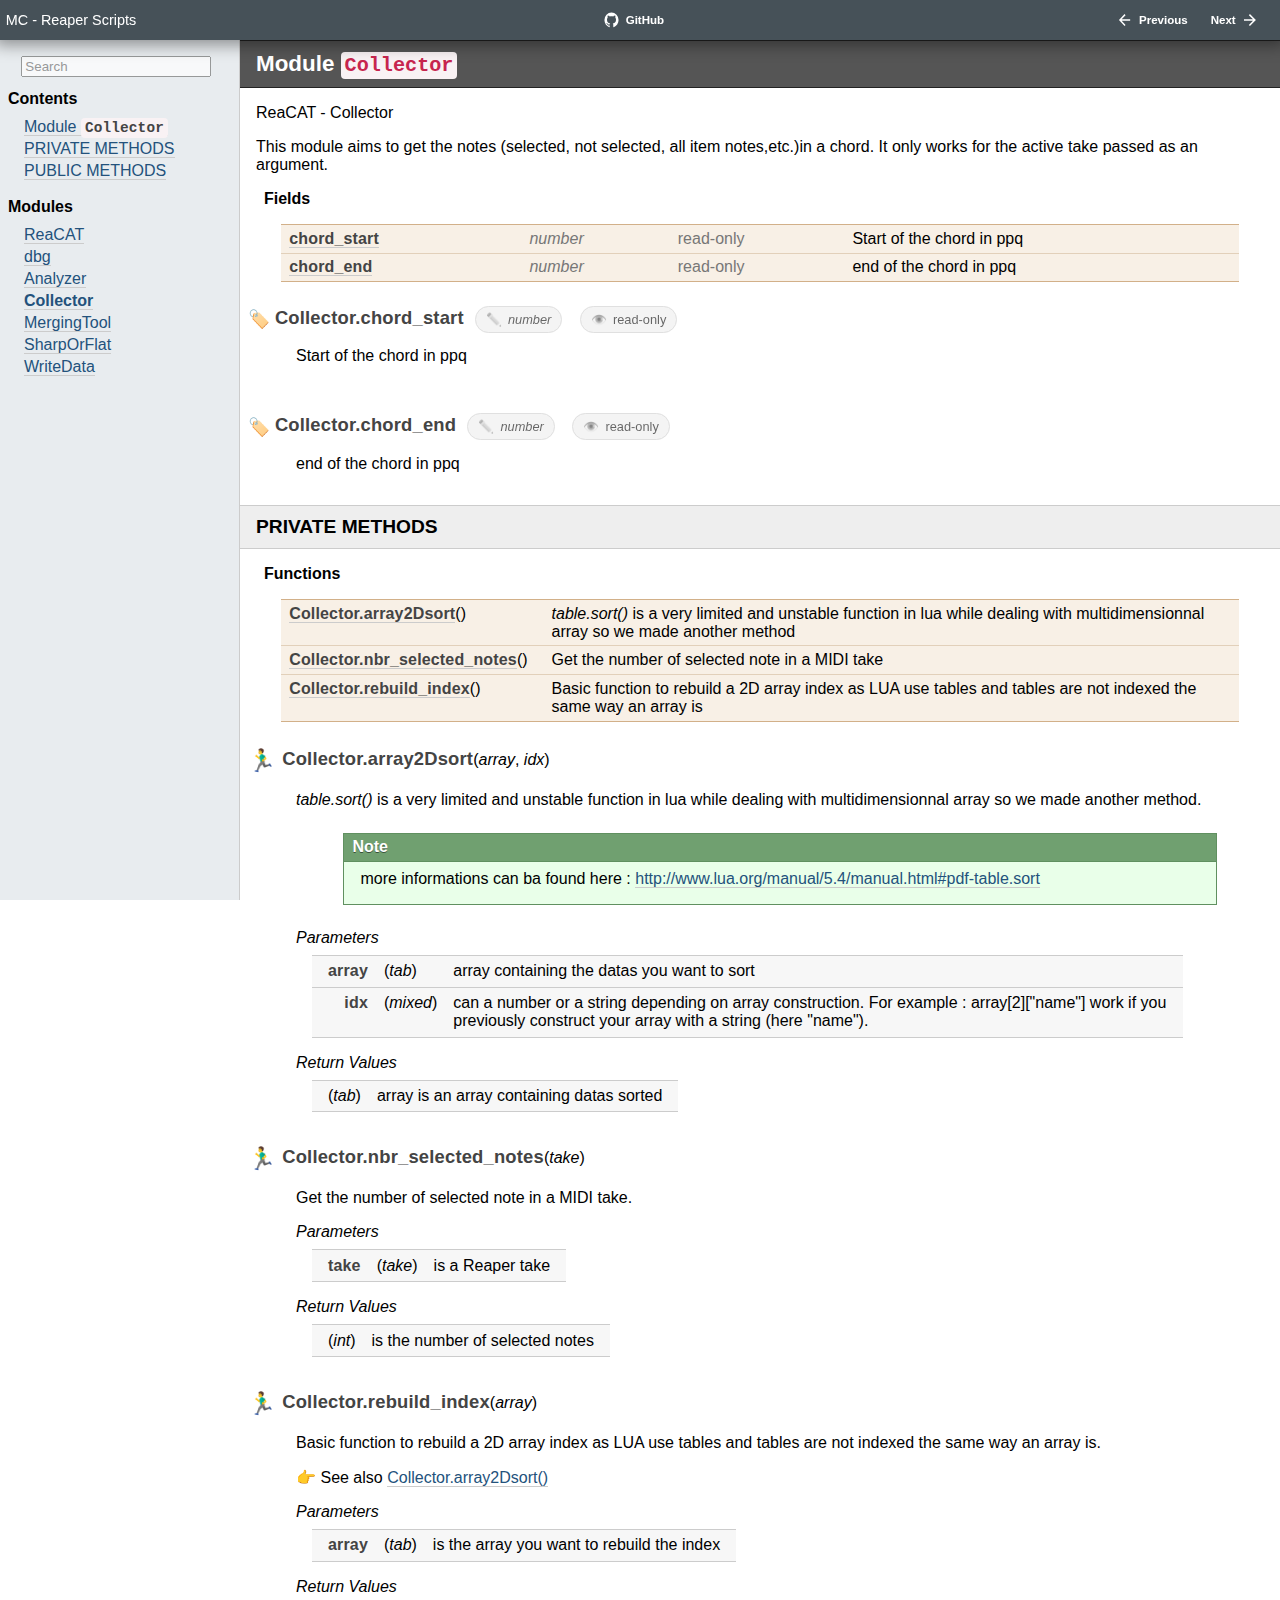
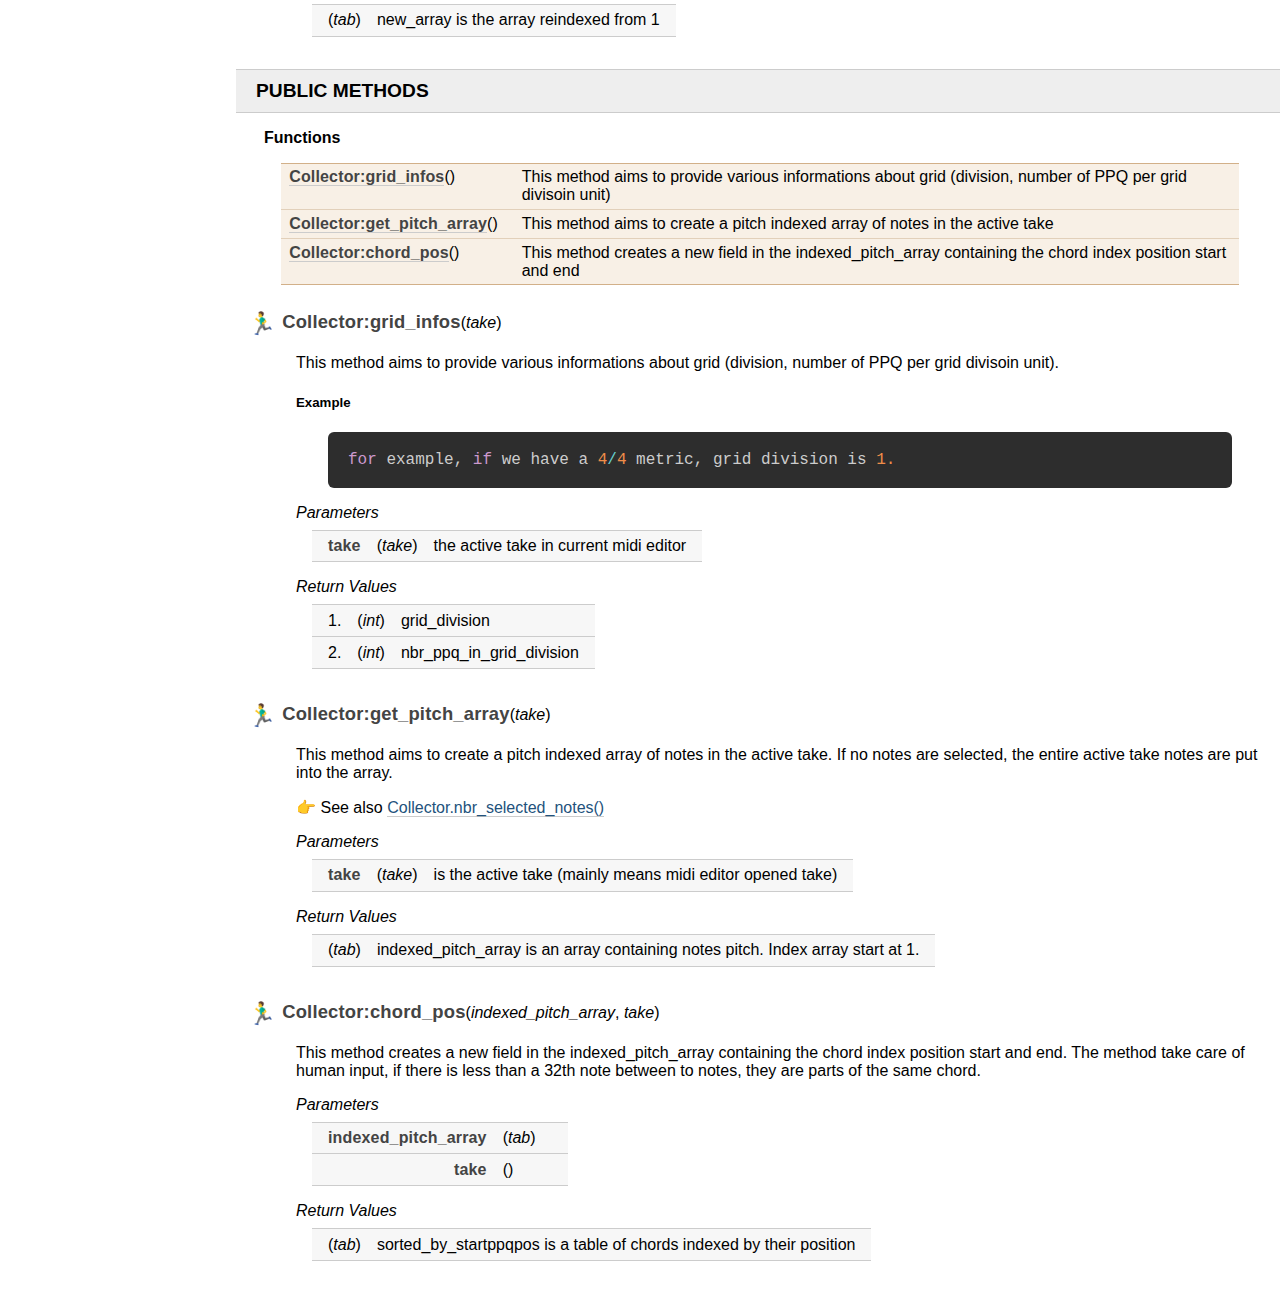
<file: Chords tool/ReaCAT/Documentation/module/Collector.html>
<!DOCTYPE html>
<html lang="en">
<!-- Documentation generated by LuaDox: https://github.com/jtackaberry/luadox -->
<head>
    <meta http-equiv="Content-Type" content="text/html; charset=UTF-8"/>
    <title>Collector - MC - Reaper Scripts</title>
	<link href="../prism.css?7653a2d" rel="stylesheet" />
    <link rel="stylesheet" href="../luadox.css?7653a2d" type="text/css">
    <link href="../custom.css?7653a2d" rel="stylesheet" />
</head>
<body class="module-collector">
<div class="topbar">
<div class="group one">
<div class="description"><span>MC - Reaper Scripts</span></div>
</div>
<div class="group two">
<div class="button iconleft"><a href="https://github.com/MathieuCGit" title=""><img src="../img/i-github.svg?7653a2d" alt=""/><span>GitHub</span></a></div>
</div>
<div class="group three">
<div class="button iconleft"><a href="../module/Analyzer.html" title="Analyzer"><img src="../img/i-left.svg?7653a2d" alt=""/><span>Previous</span></a></div>
<div class="button iconright"><a href="../module/MergingTool.html" title="MergingTool"><span>Next</span><img src="../img/i-right.svg?7653a2d" alt=""/></a></div>
</div>
</div>
<div class="sidebar">
<form action="../search.html">
<input class="search" name="q" type="search" placeholder="Search" />
</form>
<div class="sections">
<div class="heading">Contents</div>
<ul>
<li><a href="#Collector">Module <code>Collector</code></a></li>
<li><a href="#private"><p>PRIVATE METHODS</p>
</a></li>
<li><a href="#public"><p>PUBLIC METHODS</p>
</a></li>
</ul>
</div>
<div class="modules">
<div class="heading">Modules</div>
<ul>
<li><a href="../module/ReaCAT.html">ReaCAT</a></li>
<li><a href="../module/dbg.html">dbg</a></li>
<li><a href="../module/Analyzer.html">Analyzer</a></li>
<li class="selected"><a href="../module/Collector.html">Collector</a></li>
<li><a href="../module/MergingTool.html">MergingTool</a></li>
<li><a href="../module/SharpOrFlat.html">SharpOrFlat</a></li>
<li><a href="../module/WriteData.html">WriteData</a></li>
</ul>
</div>
</div>
<div class="body">
<div class="section">
<h2 class="module" id="Collector">Module <code>Collector</code>
<a class="permalink" href="#Collector" title="Permalink to this definition">¶</a>
</h2>
<div class="inner">
<p>ReaCAT - Collector</p>
<p>This module aims to get the notes (selected, not selected, all item notes,etc.)in a chord.
It only works for the active take passed as an argument.</p>

<div class="synopsis">
<h3>Synopsis</h3>
<div class="heading">Fields</div>
<table class="fields ">
<tr>
<td class="name"><a href="#Collector.chord_start"><var>chord_start</var></a></td>
<td class="meta types"><em>number</em></td>
<td class="meta"><p>read-only</p>
</td>
<td class="doc"><p>Start of the chord in ppq</p>
</td>
</tr>
<tr>
<td class="name"><a href="#Collector.chord_end"><var>chord_end</var></a></td>
<td class="meta types"><em>number</em></td>
<td class="meta"><p>read-only</p>
</td>
<td class="doc"><p>end of the chord in ppq</p>
</td>
</tr>
</table>
</div>
<dl class="fields">
<dt id="Collector.chord_start">
<span class="icon"></span><var>Collector.chord_start</var>
<span class="tag type"><em>number</em></span>
<span class="tag meta">read-only</span>
<a class="permalink" href="#Collector.chord_start" title="Permalink to this definition">¶</a>
</dt>
<dd>
<p>Start of the chord in ppq</p>

</dd>
<dt id="Collector.chord_end">
<span class="icon"></span><var>Collector.chord_end</var>
<span class="tag type"><em>number</em></span>
<span class="tag meta">read-only</span>
<a class="permalink" href="#Collector.chord_end" title="Permalink to this definition">¶</a>
</dt>
<dd>
<p>end of the chord in ppq</p>

</dd>
</dl>
</div>
</div>
<div class="section">
<h2 class="section" id="private">PRIVATE METHODS

<a class="permalink" href="#private" title="Permalink to this definition">¶</a>
</h2>
<div class="inner">
<div class="synopsis">
<h3>Synopsis</h3>
<div class="heading">Functions</div>
<table class="functions ">
<tr>
<td class="name"><a href="#Collector.array2Dsort"><var>Collector.array2Dsort</var></a>()</td>
<td class="doc"><p><em>table.sort()</em> is a very limited  and unstable function in lua while dealing with multidimensionnal array
so we made another method</p>
</td>
</tr>
<tr>
<td class="name"><a href="#Collector.nbr_selected_notes"><var>Collector.nbr_selected_notes</var></a>()</td>
<td class="doc"><p>Get the number of selected note in a MIDI take</p>
</td>
</tr>
<tr>
<td class="name"><a href="#Collector.rebuild_index"><var>Collector.rebuild_index</var></a>()</td>
<td class="doc"><p>Basic function to rebuild a 2D array index as LUA use tables and tables are not indexed the same way an array is</p>
</td>
</tr>
</table>
</div>
<dl class="functions">
<dt id="Collector.array2Dsort">
<span class="icon"></span><var>Collector.array2Dsort</var>(<em>array</em>, <em>idx</em>)
<a class="permalink" href="#Collector.array2Dsort" title="Permalink to this definition">¶</a>
</dt>
<dd>
<p><em>table.sort()</em> is a very limited  and unstable function in lua while dealing with multidimensionnal array
so we made another method.
<div class="admonition note"><div class="title">Note</div><div class="body"><p>   more informations can ba found here : <a href="http://www.lua.org/manual/5.4/manual.html#pdf-table.sort">http://www.lua.org/manual/5.4/manual.html#pdf-table.sort</a></p>
</div></div>

<div class="heading">Parameters</div>
<table class="parameters">
<tr>
<td class="name"><var>array</var></td>
<td class="types">(<em>tab</em>)</td>
<td class="doc"><p>array containing the datas you want to sort</p>
</td>
</tr>
<tr>
<td class="name"><var>idx</var></td>
<td class="types">(<em>mixed</em>)</td>
<td class="doc"><p>can a number or a string depending on array construction. For example : array[2][&quot;name&quot;] work if you previously construct your array with a string (here &quot;name&quot;).</p>
</td>
</tr>
</table>
<div class="heading">Return Values</div>
<table class="returns">
<tr>
<td class="types">(<em>tab</em>)</td>
<td class="doc"><p>array is an array containing datas sorted</p>
</td>
</tr>
</table>
</dd>
<dt id="Collector.nbr_selected_notes">
<span class="icon"></span><var>Collector.nbr_selected_notes</var>(<em>take</em>)
<a class="permalink" href="#Collector.nbr_selected_notes" title="Permalink to this definition">¶</a>
</dt>
<dd>
<p>Get the number of selected note in a MIDI take.</p>

<div class="heading">Parameters</div>
<table class="parameters">
<tr>
<td class="name"><var>take</var></td>
<td class="types">(<em>take</em>)</td>
<td class="doc"><p>is a Reaper take</p>
</td>
</tr>
</table>
<div class="heading">Return Values</div>
<table class="returns">
<tr>
<td class="types">(<em>int</em>)</td>
<td class="doc"><p>is the number of selected notes</p>
</td>
</tr>
</table>
</dd>
<dt id="Collector.rebuild_index">
<span class="icon"></span><var>Collector.rebuild_index</var>(<em>array</em>)
<a class="permalink" href="#Collector.rebuild_index" title="Permalink to this definition">¶</a>
</dt>
<dd>
<p>Basic function to rebuild a 2D array index as LUA use tables and tables are not indexed the same way an array is.
<div class="see">See also <a href="../module/Collector.html#Collector.array2Dsort">Collector.array2Dsort()</a></div>

<div class="heading">Parameters</div>
<table class="parameters">
<tr>
<td class="name"><var>array</var></td>
<td class="types">(<em>tab</em>)</td>
<td class="doc"><p>is the array you want to rebuild the index</p>
</td>
</tr>
</table>
<div class="heading">Return Values</div>
<table class="returns">
<tr>
<td class="types">(<em>tab</em>)</td>
<td class="doc"><p>new_array is the array reindexed from 1</p>
</td>
</tr>
</table>
</dd>
</dl>
</div>
</div>
<div class="section">
<h2 class="section" id="public">PUBLIC METHODS

<a class="permalink" href="#public" title="Permalink to this definition">¶</a>
</h2>
<div class="inner">
<div class="synopsis">
<h3>Synopsis</h3>
<div class="heading">Functions</div>
<table class="functions ">
<tr>
<td class="name"><a href="#Collector.grid_infos"><var>Collector:grid_infos</var></a>()</td>
<td class="doc"><p>This method aims to provide various informations about grid (division, number of PPQ per grid divisoin unit)</p>
</td>
</tr>
<tr>
<td class="name"><a href="#Collector.get_pitch_array"><var>Collector:get_pitch_array</var></a>()</td>
<td class="doc"><p>This method aims to create a pitch indexed array of notes in the active take</p>
</td>
</tr>
<tr>
<td class="name"><a href="#Collector.chord_pos"><var>Collector:chord_pos</var></a>()</td>
<td class="doc"><p>This method creates a new field in the indexed_pitch_array containing the chord index position start and end</p>
</td>
</tr>
</table>
</div>
<dl class="functions">
<dt id="Collector.grid_infos">
<span class="icon"></span><var>Collector:grid_infos</var>(<em>take</em>)
<a class="permalink" href="#Collector.grid_infos" title="Permalink to this definition">¶</a>
</dt>
<dd>
<p>This method aims to provide various informations about grid (division, number of PPQ per grid divisoin unit).</p>
<h5>Example</h5>
<pre><code class="language-lua">for example, if we have a 4/4 metric, grid division is 1.
</code></pre>

<div class="heading">Parameters</div>
<table class="parameters">
<tr>
<td class="name"><var>take</var></td>
<td class="types">(<em>take</em>)</td>
<td class="doc"><p>the active take in current midi editor</p>
</td>
</tr>
</table>
<div class="heading">Return Values</div>
<table class="returns">
<tr>
<td class="name">1.</td>
<td class="types">(<em>int</em>)</td>
<td class="doc"><p>grid_division</p>
</td>
</tr>
<tr>
<td class="name">2.</td>
<td class="types">(<em>int</em>)</td>
<td class="doc"><p>nbr_ppq_in_grid_division</p>
</td>
</tr>
</table>
</dd>
<dt id="Collector.get_pitch_array">
<span class="icon"></span><var>Collector:get_pitch_array</var>(<em>take</em>)
<a class="permalink" href="#Collector.get_pitch_array" title="Permalink to this definition">¶</a>
</dt>
<dd>
<p>This method aims to create a pitch indexed array of notes in the active take. If no notes are selected, the entire active take notes are put into the array.</p>
<div class="see">See also <a href="../module/Collector.html#Collector.nbr_selected_notes">Collector.nbr_selected_notes()</a></div>

<div class="heading">Parameters</div>
<table class="parameters">
<tr>
<td class="name"><var>take</var></td>
<td class="types">(<em>take</em>)</td>
<td class="doc"><p>is the active take (mainly means midi editor opened take)</p>
</td>
</tr>
</table>
<div class="heading">Return Values</div>
<table class="returns">
<tr>
<td class="types">(<em>tab</em>)</td>
<td class="doc"><p>indexed_pitch_array is an array containing notes pitch. Index array start at 1.</p>
</td>
</tr>
</table>
</dd>
<dt id="Collector.chord_pos">
<span class="icon"></span><var>Collector:chord_pos</var>(<em>indexed_pitch_array</em>, <em>take</em>)
<a class="permalink" href="#Collector.chord_pos" title="Permalink to this definition">¶</a>
</dt>
<dd>
<p>This method creates a new field in the indexed_pitch_array containing the chord index position start and end. The method take care of human input, if there is less than a 32th note between to notes, they are parts of the same chord.</p>

<div class="heading">Parameters</div>
<table class="parameters">
<tr>
<td class="name"><var>indexed_pitch_array</var></td>
<td class="types">(<em>tab</em>)</td>
<td class="doc"></td>
</tr>
<tr>
<td class="name"><var>take</var></td>
<td class="types">()</td>
<td class="doc"></td>
</tr>
</table>
<div class="heading">Return Values</div>
<table class="returns">
<tr>
<td class="types">(<em>tab</em>)</td>
<td class="doc"><p>sorted_by_startppqpos is a table of chords indexed by their position</p>
</td>
</tr>
</table>
</dd>
</dl>
</div>
</div>
</div>
<script src="../prism.js?7653a2d"></script>
</body>
</html>
</file>
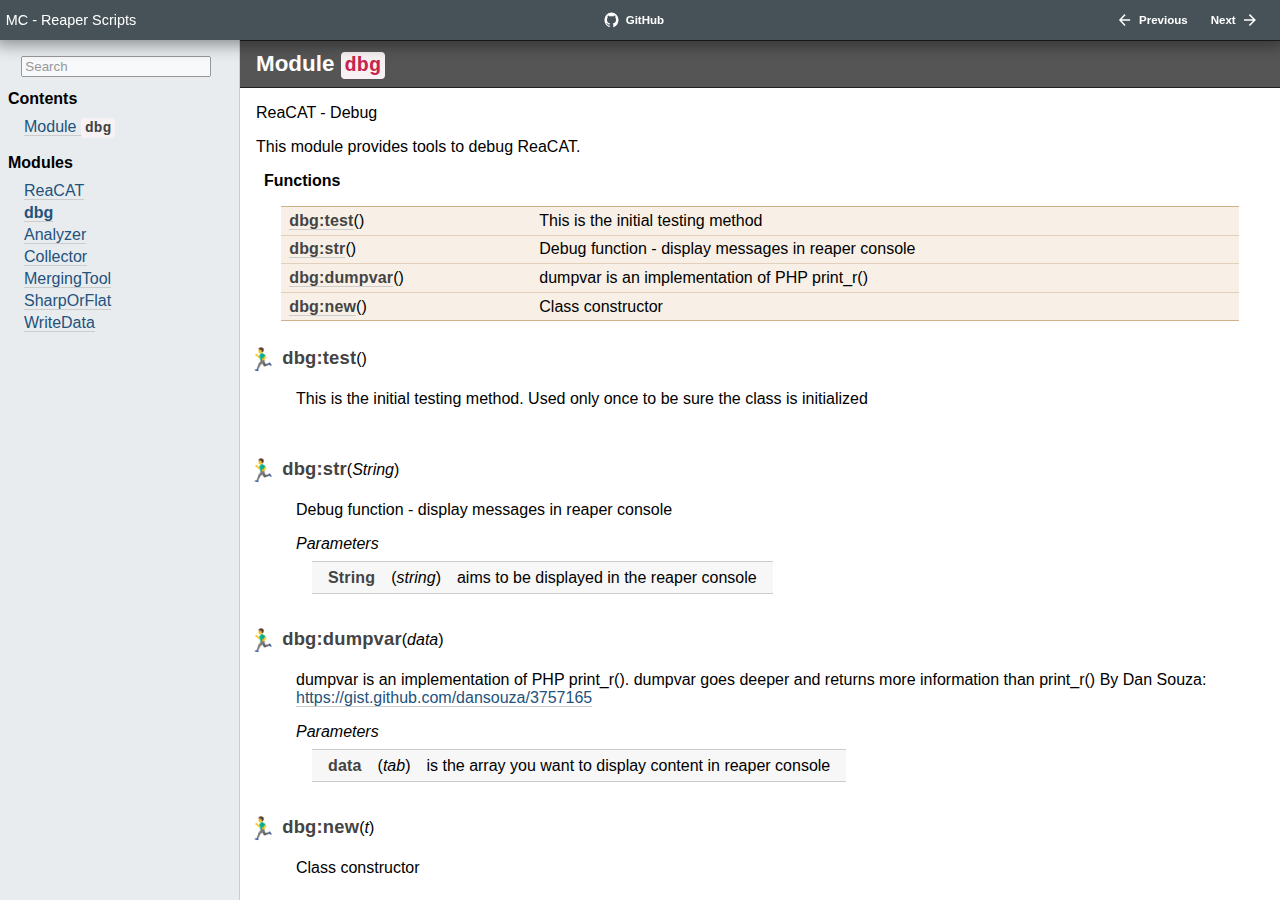
<file: Chords tool/ReaCAT/Documentation/module/dbg.html>
<!DOCTYPE html>
<html lang="en">
<!-- Documentation generated by LuaDox: https://github.com/jtackaberry/luadox -->
<head>
    <meta http-equiv="Content-Type" content="text/html; charset=UTF-8"/>
    <title>dbg - MC - Reaper Scripts</title>
	<link href="../prism.css?7653a2d" rel="stylesheet" />
    <link rel="stylesheet" href="../luadox.css?7653a2d" type="text/css">
    <link href="../custom.css?7653a2d" rel="stylesheet" />
</head>
<body class="module-dbg">
<div class="topbar">
<div class="group one">
<div class="description"><span>MC - Reaper Scripts</span></div>
</div>
<div class="group two">
<div class="button iconleft"><a href="https://github.com/MathieuCGit" title=""><img src="../img/i-github.svg?7653a2d" alt=""/><span>GitHub</span></a></div>
</div>
<div class="group three">
<div class="button iconleft"><a href="../module/ReaCAT.html" title="ReaCAT"><img src="../img/i-left.svg?7653a2d" alt=""/><span>Previous</span></a></div>
<div class="button iconright"><a href="../module/Analyzer.html" title="Analyzer"><span>Next</span><img src="../img/i-right.svg?7653a2d" alt=""/></a></div>
</div>
</div>
<div class="sidebar">
<form action="../search.html">
<input class="search" name="q" type="search" placeholder="Search" />
</form>
<div class="sections">
<div class="heading">Contents</div>
<ul>
<li><a href="#dbg">Module <code>dbg</code></a></li>
</ul>
</div>
<div class="modules">
<div class="heading">Modules</div>
<ul>
<li><a href="../module/ReaCAT.html">ReaCAT</a></li>
<li class="selected"><a href="../module/dbg.html">dbg</a></li>
<li><a href="../module/Analyzer.html">Analyzer</a></li>
<li><a href="../module/Collector.html">Collector</a></li>
<li><a href="../module/MergingTool.html">MergingTool</a></li>
<li><a href="../module/SharpOrFlat.html">SharpOrFlat</a></li>
<li><a href="../module/WriteData.html">WriteData</a></li>
</ul>
</div>
</div>
<div class="body">
<div class="section">
<h2 class="module" id="dbg">Module <code>dbg</code>
<a class="permalink" href="#dbg" title="Permalink to this definition">¶</a>
</h2>
<div class="inner">
<p>ReaCAT - Debug</p>
<p>This module provides tools to debug ReaCAT.</p>

<div class="synopsis">
<h3>Synopsis</h3>
<div class="heading">Functions</div>
<table class="functions ">
<tr>
<td class="name"><a href="#dbg.test"><var>dbg:test</var></a>()</td>
<td class="doc"><p>This is the initial testing method</p>
</td>
</tr>
<tr>
<td class="name"><a href="#dbg.str"><var>dbg:str</var></a>()</td>
<td class="doc"><p>Debug function - display messages in reaper console</p>
</td>
</tr>
<tr>
<td class="name"><a href="#dbg.dumpvar"><var>dbg:dumpvar</var></a>()</td>
<td class="doc"><p>dumpvar is an implementation of PHP print_r()</p>
</td>
</tr>
<tr>
<td class="name"><a href="#dbg.new"><var>dbg:new</var></a>()</td>
<td class="doc"><p>Class constructor</p>
</td>
</tr>
</table>
</div>
<dl class="functions">
<dt id="dbg.test">
<span class="icon"></span><var>dbg:test</var>()
<a class="permalink" href="#dbg.test" title="Permalink to this definition">¶</a>
</dt>
<dd>
<p>This is the initial testing method. Used only once to be sure the class is initialized</p>

</dd>
<dt id="dbg.str">
<span class="icon"></span><var>dbg:str</var>(<em>String</em>)
<a class="permalink" href="#dbg.str" title="Permalink to this definition">¶</a>
</dt>
<dd>
<p>Debug function - display messages in reaper console</p>

<div class="heading">Parameters</div>
<table class="parameters">
<tr>
<td class="name"><var>String</var></td>
<td class="types">(<em>string</em>)</td>
<td class="doc"><p>aims to be displayed in the reaper console</p>
</td>
</tr>
</table>
</dd>
<dt id="dbg.dumpvar">
<span class="icon"></span><var>dbg:dumpvar</var>(<em>data</em>)
<a class="permalink" href="#dbg.dumpvar" title="Permalink to this definition">¶</a>
</dt>
<dd>
<p>dumpvar is an implementation of PHP print_r().
dumpvar goes deeper and returns more information than print_r()
By Dan Souza: <a href="https://gist.github.com/dansouza/3757165">https://gist.github.com/dansouza/3757165</a></p>

<div class="heading">Parameters</div>
<table class="parameters">
<tr>
<td class="name"><var>data</var></td>
<td class="types">(<em>tab</em>)</td>
<td class="doc"><p>is the array you want to display content in reaper console</p>
</td>
</tr>
</table>
</dd>
<dt id="dbg.new">
<span class="icon"></span><var>dbg:new</var>(<em>t</em>)
<a class="permalink" href="#dbg.new" title="Permalink to this definition">¶</a>
</dt>
<dd>
<p>Class constructor</p>

</dd>
</dl>
</div>
</div>
</div>
<script src="../prism.js?7653a2d"></script>
</body>
</html>
</file>
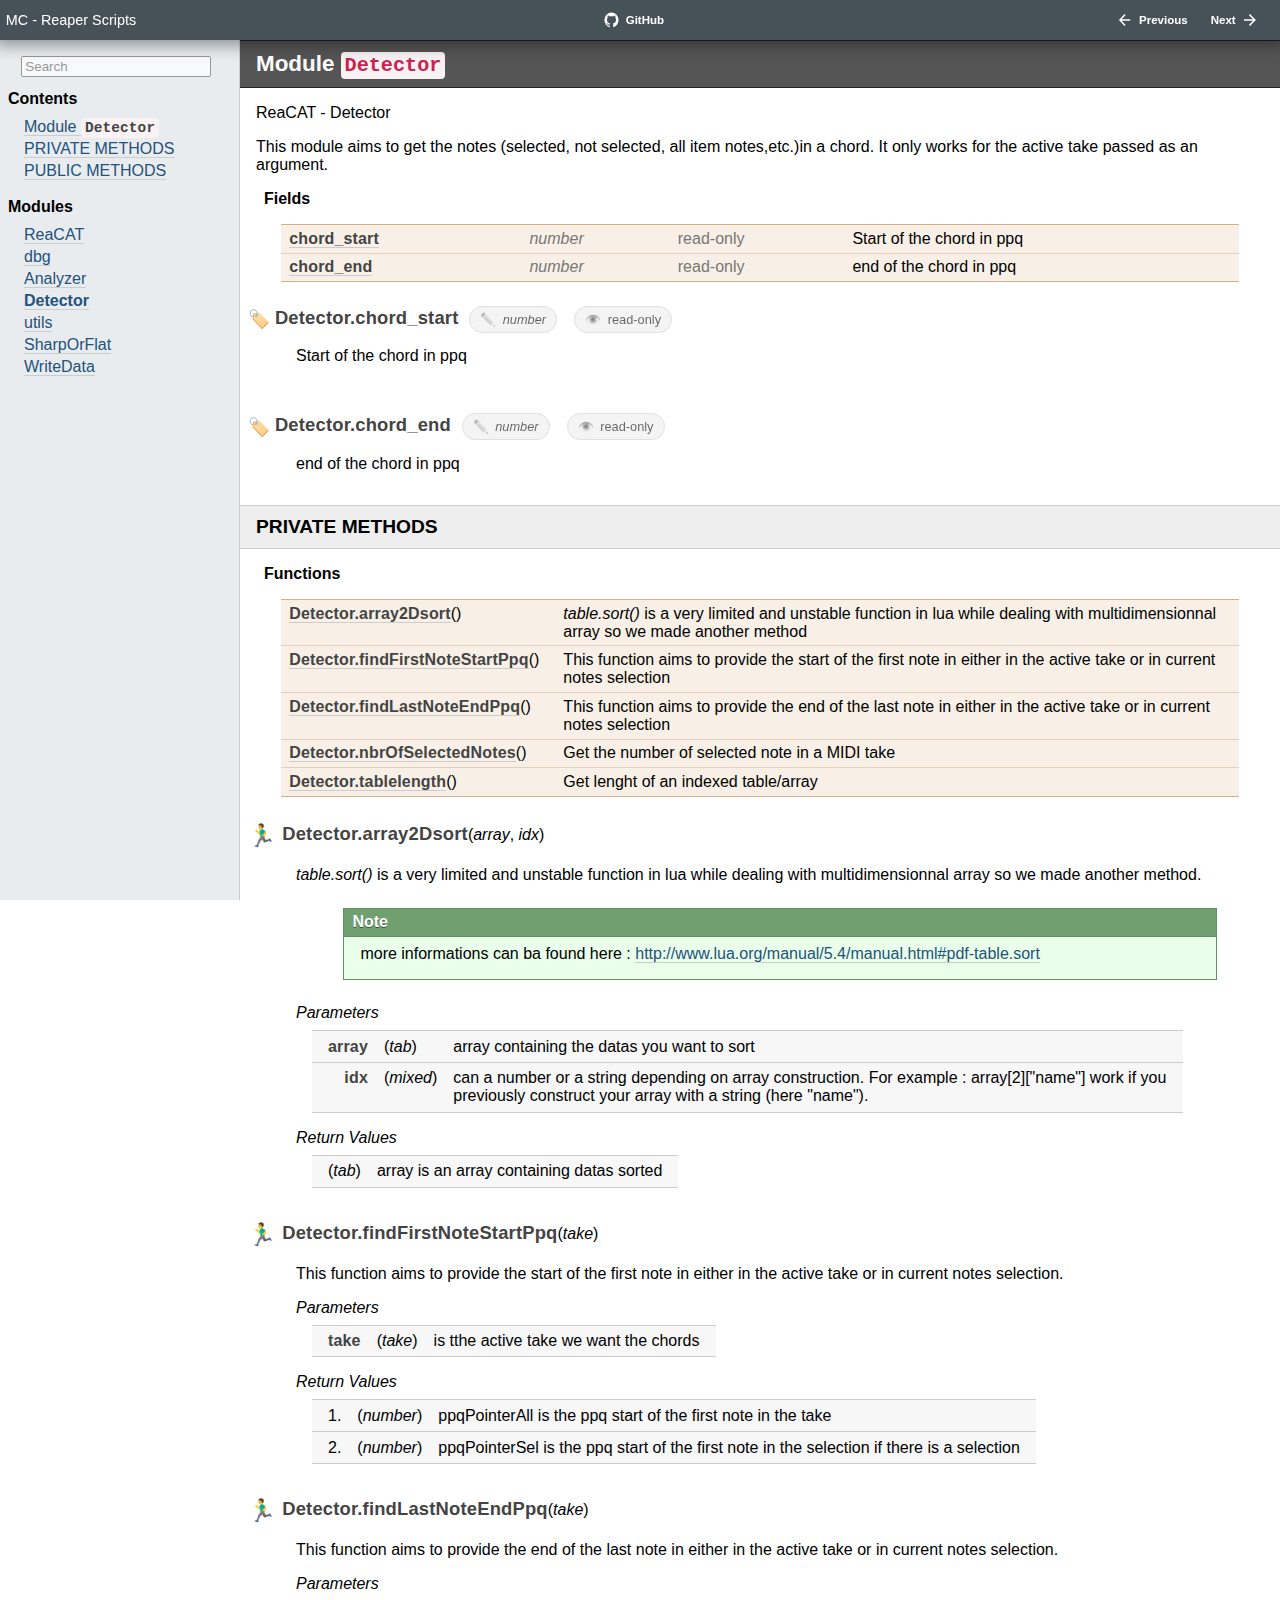
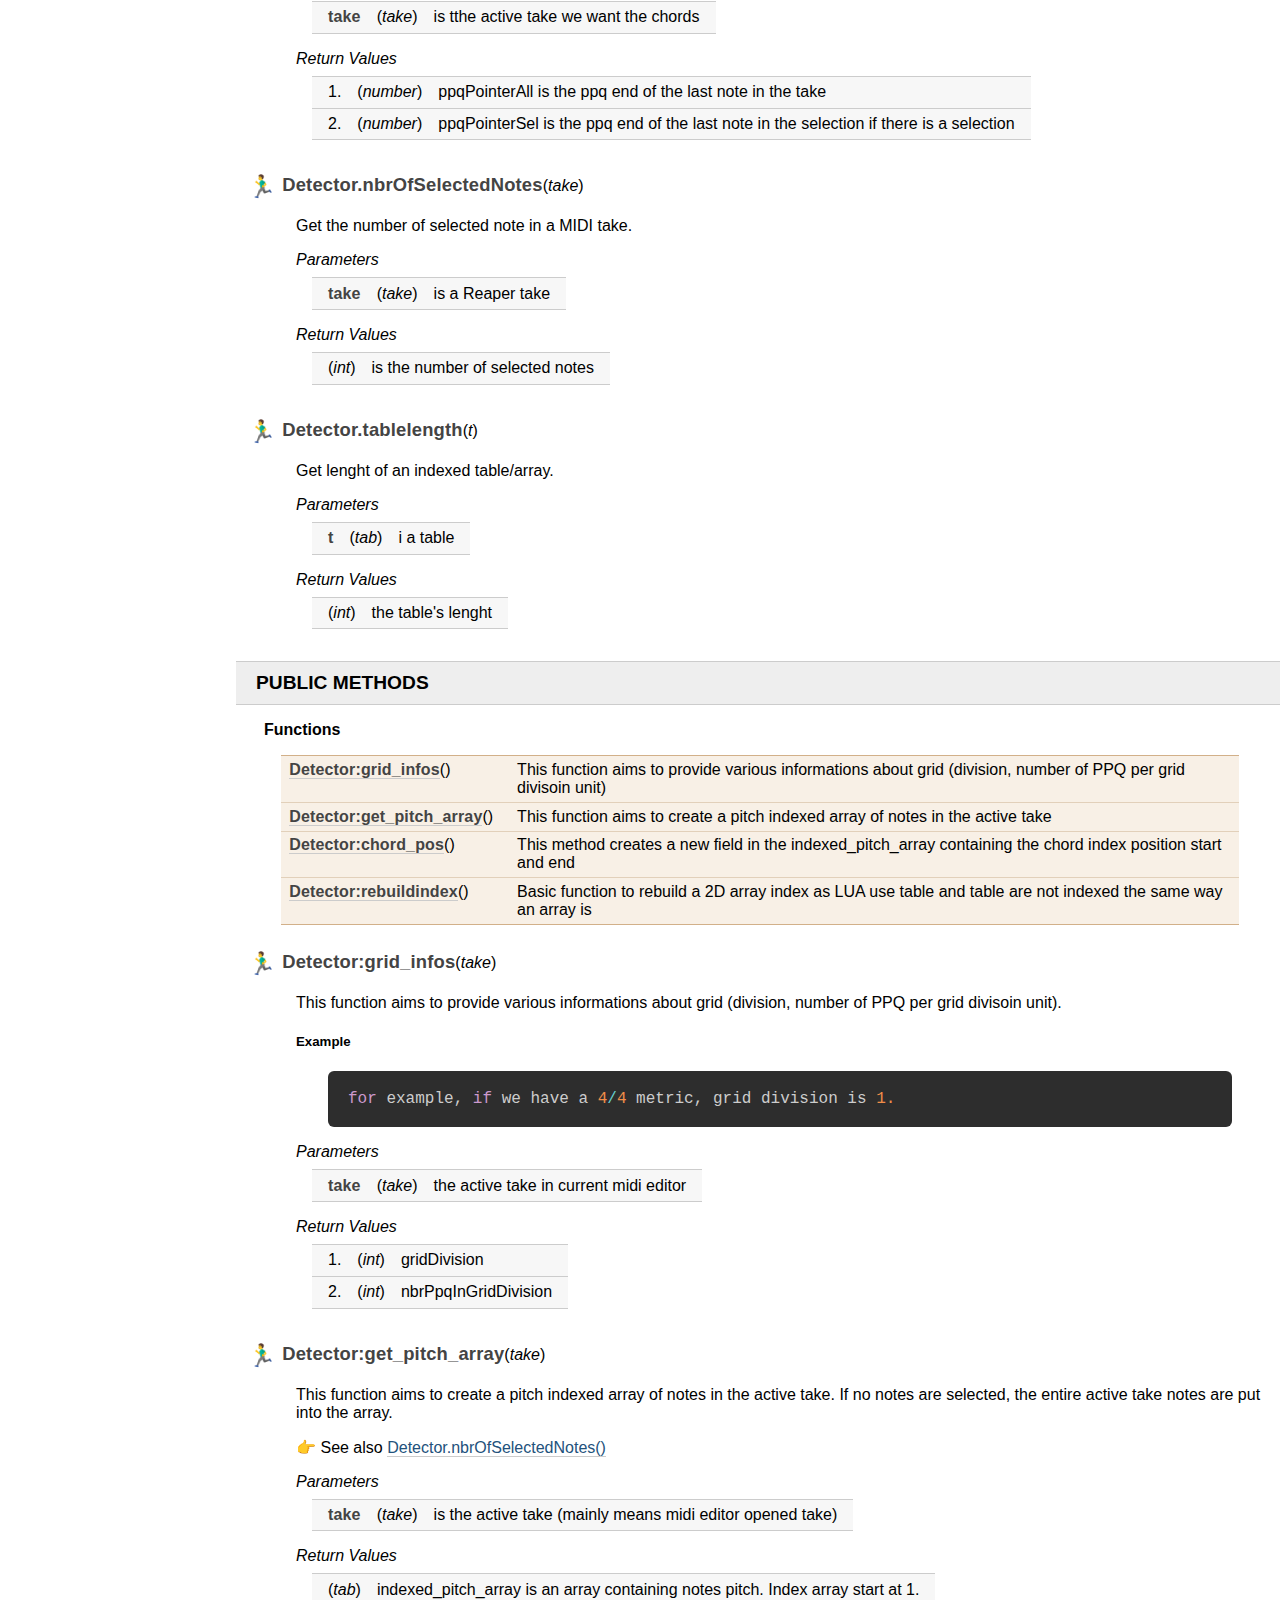
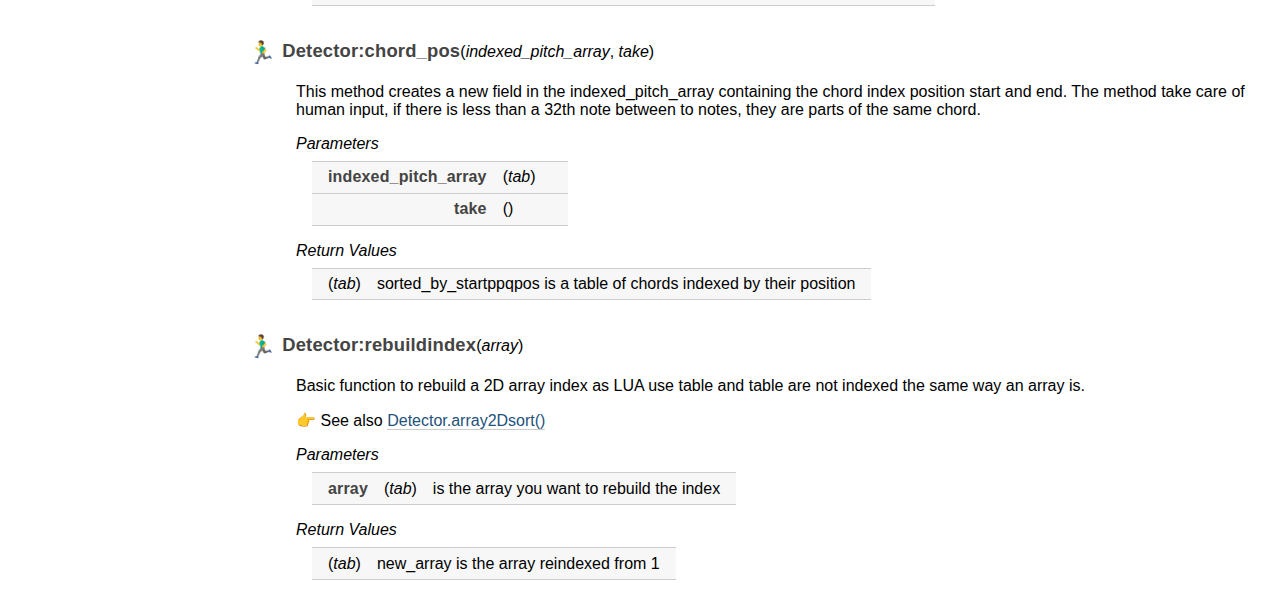
<file: Chords tool/ReaCAT/Documentation/module/Detector.html>
<!DOCTYPE html>
<html lang="en">
<!-- Documentation generated by LuaDox: https://github.com/jtackaberry/luadox -->
<head>
    <meta http-equiv="Content-Type" content="text/html; charset=UTF-8"/>
    <title>Detector - MC - Reaper Scripts</title>
	<link href="../prism.css?7653a2d" rel="stylesheet" />
    <link rel="stylesheet" href="../luadox.css?7653a2d" type="text/css">
    <link href="../custom.css?7653a2d" rel="stylesheet" />
</head>
<body class="module-detector">
<div class="topbar">
<div class="group one">
<div class="description"><span>MC - Reaper Scripts</span></div>
</div>
<div class="group two">
<div class="button iconleft"><a href="https://github.com/MathieuCGit" title=""><img src="../img/i-github.svg?7653a2d" alt=""/><span>GitHub</span></a></div>
</div>
<div class="group three">
<div class="button iconleft"><a href="../module/Analyzer.html" title="Analyzer"><img src="../img/i-left.svg?7653a2d" alt=""/><span>Previous</span></a></div>
<div class="button iconright"><a href="../module/utils.html" title="utils"><span>Next</span><img src="../img/i-right.svg?7653a2d" alt=""/></a></div>
</div>
</div>
<div class="sidebar">
<form action="../search.html">
<input class="search" name="q" type="search" placeholder="Search" />
</form>
<div class="sections">
<div class="heading">Contents</div>
<ul>
<li><a href="#Detector">Module <code>Detector</code></a></li>
<li><a href="#private"><p>PRIVATE METHODS</p>
</a></li>
<li><a href="#public"><p>PUBLIC METHODS</p>
</a></li>
</ul>
</div>
<div class="modules">
<div class="heading">Modules</div>
<ul>
<li><a href="../module/ReaCAT.html">ReaCAT</a></li>
<li><a href="../module/dbg.html">dbg</a></li>
<li><a href="../module/Analyzer.html">Analyzer</a></li>
<li class="selected"><a href="../module/Detector.html">Detector</a></li>
<li><a href="../module/utils.html">utils</a></li>
<li><a href="../module/SharpOrFlat.html">SharpOrFlat</a></li>
<li><a href="../module/WriteData.html">WriteData</a></li>
</ul>
</div>
</div>
<div class="body">
<div class="section">
<h2 class="module" id="Detector">Module <code>Detector</code>
<a class="permalink" href="#Detector" title="Permalink to this definition">¶</a>
</h2>
<div class="inner">
<p>ReaCAT - Detector</p>
<p>This module aims to get the notes (selected, not selected, all item notes,etc.)in a chord.
It only works for the active take passed as an argument.</p>

<div class="synopsis">
<h3>Synopsis</h3>
<div class="heading">Fields</div>
<table class="fields ">
<tr>
<td class="name"><a href="#Detector.chord_start"><var>chord_start</var></a></td>
<td class="meta types"><em>number</em></td>
<td class="meta"><p>read-only</p>
</td>
<td class="doc"><p>Start of the chord in ppq</p>
</td>
</tr>
<tr>
<td class="name"><a href="#Detector.chord_end"><var>chord_end</var></a></td>
<td class="meta types"><em>number</em></td>
<td class="meta"><p>read-only</p>
</td>
<td class="doc"><p>end of the chord in ppq</p>
</td>
</tr>
</table>
</div>
<dl class="fields">
<dt id="Detector.chord_start">
<span class="icon"></span><var>Detector.chord_start</var>
<span class="tag type"><em>number</em></span>
<span class="tag meta">read-only</span>
<a class="permalink" href="#Detector.chord_start" title="Permalink to this definition">¶</a>
</dt>
<dd>
<p>Start of the chord in ppq</p>

</dd>
<dt id="Detector.chord_end">
<span class="icon"></span><var>Detector.chord_end</var>
<span class="tag type"><em>number</em></span>
<span class="tag meta">read-only</span>
<a class="permalink" href="#Detector.chord_end" title="Permalink to this definition">¶</a>
</dt>
<dd>
<p>end of the chord in ppq</p>

</dd>
</dl>
</div>
</div>
<div class="section">
<h2 class="section" id="private">PRIVATE METHODS

<a class="permalink" href="#private" title="Permalink to this definition">¶</a>
</h2>
<div class="inner">
<div class="synopsis">
<h3>Synopsis</h3>
<div class="heading">Functions</div>
<table class="functions ">
<tr>
<td class="name"><a href="#Detector.array2Dsort"><var>Detector.array2Dsort</var></a>()</td>
<td class="doc"><p><em>table.sort()</em> is a very limited  and unstable function in lua while dealing with multidimensionnal array
so we made another method</p>
</td>
</tr>
<tr>
<td class="name"><a href="#Detector.findFirstNoteStartPpq"><var>Detector.findFirstNoteStartPpq</var></a>()</td>
<td class="doc"><p>This function aims to provide the start of the first note in either in the active take or in current notes selection</p>
</td>
</tr>
<tr>
<td class="name"><a href="#Detector.findLastNoteEndPpq"><var>Detector.findLastNoteEndPpq</var></a>()</td>
<td class="doc"><p>This function aims to provide the end of the last note in either in the active take or in current notes selection</p>
</td>
</tr>
<tr>
<td class="name"><a href="#Detector.nbrOfSelectedNotes"><var>Detector.nbrOfSelectedNotes</var></a>()</td>
<td class="doc"><p>Get the number of selected note in a MIDI take</p>
</td>
</tr>
<tr>
<td class="name"><a href="#Detector.tablelength"><var>Detector.tablelength</var></a>()</td>
<td class="doc"><p>Get lenght of an indexed table/array</p>
</td>
</tr>
</table>
</div>
<dl class="functions">
<dt id="Detector.array2Dsort">
<span class="icon"></span><var>Detector.array2Dsort</var>(<em>array</em>, <em>idx</em>)
<a class="permalink" href="#Detector.array2Dsort" title="Permalink to this definition">¶</a>
</dt>
<dd>
<p><em>table.sort()</em> is a very limited  and unstable function in lua while dealing with multidimensionnal array
so we made another method.
<div class="admonition note"><div class="title">Note</div><div class="body"><p>   more informations can ba found here : <a href="http://www.lua.org/manual/5.4/manual.html#pdf-table.sort">http://www.lua.org/manual/5.4/manual.html#pdf-table.sort</a></p>
</div></div>

<div class="heading">Parameters</div>
<table class="parameters">
<tr>
<td class="name"><var>array</var></td>
<td class="types">(<em>tab</em>)</td>
<td class="doc"><p>array containing the datas you want to sort</p>
</td>
</tr>
<tr>
<td class="name"><var>idx</var></td>
<td class="types">(<em>mixed</em>)</td>
<td class="doc"><p>can a number or a string depending on array construction. For example : array[2][&quot;name&quot;] work if you previously construct your array with a string (here &quot;name&quot;).</p>
</td>
</tr>
</table>
<div class="heading">Return Values</div>
<table class="returns">
<tr>
<td class="types">(<em>tab</em>)</td>
<td class="doc"><p>array is an array containing datas sorted</p>
</td>
</tr>
</table>
</dd>
<dt id="Detector.findFirstNoteStartPpq">
<span class="icon"></span><var>Detector.findFirstNoteStartPpq</var>(<em>take</em>)
<a class="permalink" href="#Detector.findFirstNoteStartPpq" title="Permalink to this definition">¶</a>
</dt>
<dd>
<p>This function aims to provide the start of the first note in either in the active take or in current notes selection.</p>

<div class="heading">Parameters</div>
<table class="parameters">
<tr>
<td class="name"><var>take</var></td>
<td class="types">(<em>take</em>)</td>
<td class="doc"><p>is tthe active take we want the chords</p>
</td>
</tr>
</table>
<div class="heading">Return Values</div>
<table class="returns">
<tr>
<td class="name">1.</td>
<td class="types">(<em>number</em>)</td>
<td class="doc"><p>ppqPointerAll is the ppq start of the first note in the take</p>
</td>
</tr>
<tr>
<td class="name">2.</td>
<td class="types">(<em>number</em>)</td>
<td class="doc"><p>ppqPointerSel is the ppq start of the first note in the selection if there is a selection</p>
</td>
</tr>
</table>
</dd>
<dt id="Detector.findLastNoteEndPpq">
<span class="icon"></span><var>Detector.findLastNoteEndPpq</var>(<em>take</em>)
<a class="permalink" href="#Detector.findLastNoteEndPpq" title="Permalink to this definition">¶</a>
</dt>
<dd>
<p>This function aims to provide the end of the last note in either in the active take or in current notes selection.</p>

<div class="heading">Parameters</div>
<table class="parameters">
<tr>
<td class="name"><var>take</var></td>
<td class="types">(<em>take</em>)</td>
<td class="doc"><p>is tthe active take we want the chords</p>
</td>
</tr>
</table>
<div class="heading">Return Values</div>
<table class="returns">
<tr>
<td class="name">1.</td>
<td class="types">(<em>number</em>)</td>
<td class="doc"><p>ppqPointerAll is the ppq end of the last note in the take</p>
</td>
</tr>
<tr>
<td class="name">2.</td>
<td class="types">(<em>number</em>)</td>
<td class="doc"><p>ppqPointerSel is the ppq end of the last note in the selection if there is a selection</p>
</td>
</tr>
</table>
</dd>
<dt id="Detector.nbrOfSelectedNotes">
<span class="icon"></span><var>Detector.nbrOfSelectedNotes</var>(<em>take</em>)
<a class="permalink" href="#Detector.nbrOfSelectedNotes" title="Permalink to this definition">¶</a>
</dt>
<dd>
<p>Get the number of selected note in a MIDI take.</p>

<div class="heading">Parameters</div>
<table class="parameters">
<tr>
<td class="name"><var>take</var></td>
<td class="types">(<em>take</em>)</td>
<td class="doc"><p>is a Reaper take</p>
</td>
</tr>
</table>
<div class="heading">Return Values</div>
<table class="returns">
<tr>
<td class="types">(<em>int</em>)</td>
<td class="doc"><p>is the number of selected notes</p>
</td>
</tr>
</table>
</dd>
<dt id="Detector.tablelength">
<span class="icon"></span><var>Detector.tablelength</var>(<em>t</em>)
<a class="permalink" href="#Detector.tablelength" title="Permalink to this definition">¶</a>
</dt>
<dd>
<p>Get lenght of an indexed table/array.</p>

<div class="heading">Parameters</div>
<table class="parameters">
<tr>
<td class="name"><var>t</var></td>
<td class="types">(<em>tab</em>)</td>
<td class="doc"><p>i a table</p>
</td>
</tr>
</table>
<div class="heading">Return Values</div>
<table class="returns">
<tr>
<td class="types">(<em>int</em>)</td>
<td class="doc"><p>the table's lenght</p>
</td>
</tr>
</table>
</dd>
</dl>
</div>
</div>
<div class="section">
<h2 class="section" id="public">PUBLIC METHODS

<a class="permalink" href="#public" title="Permalink to this definition">¶</a>
</h2>
<div class="inner">
<div class="synopsis">
<h3>Synopsis</h3>
<div class="heading">Functions</div>
<table class="functions ">
<tr>
<td class="name"><a href="#Detector.grid_infos"><var>Detector:grid_infos</var></a>()</td>
<td class="doc"><p>This function aims to provide various informations about grid (division, number of PPQ per grid divisoin unit)</p>
</td>
</tr>
<tr>
<td class="name"><a href="#Detector.get_pitch_array"><var>Detector:get_pitch_array</var></a>()</td>
<td class="doc"><p>This function aims to create a pitch indexed array of notes in the active take</p>
</td>
</tr>
<tr>
<td class="name"><a href="#Detector.chord_pos"><var>Detector:chord_pos</var></a>()</td>
<td class="doc"><p>This method creates a new field in the indexed_pitch_array containing the chord index position start and end</p>
</td>
</tr>
<tr>
<td class="name"><a href="#Detector.rebuildindex"><var>Detector:rebuildindex</var></a>()</td>
<td class="doc"><p>Basic function to rebuild a 2D array index as LUA use table and table are not indexed the same way an array is</p>
</td>
</tr>
</table>
</div>
<dl class="functions">
<dt id="Detector.grid_infos">
<span class="icon"></span><var>Detector:grid_infos</var>(<em>take</em>)
<a class="permalink" href="#Detector.grid_infos" title="Permalink to this definition">¶</a>
</dt>
<dd>
<p>This function aims to provide various informations about grid (division, number of PPQ per grid divisoin unit).</p>
<h5>Example</h5>
<pre><code class="language-lua">for example, if we have a 4/4 metric, grid division is 1.
</code></pre>

<div class="heading">Parameters</div>
<table class="parameters">
<tr>
<td class="name"><var>take</var></td>
<td class="types">(<em>take</em>)</td>
<td class="doc"><p>the active take in current midi editor</p>
</td>
</tr>
</table>
<div class="heading">Return Values</div>
<table class="returns">
<tr>
<td class="name">1.</td>
<td class="types">(<em>int</em>)</td>
<td class="doc"><p>gridDivision</p>
</td>
</tr>
<tr>
<td class="name">2.</td>
<td class="types">(<em>int</em>)</td>
<td class="doc"><p>nbrPpqInGridDivision</p>
</td>
</tr>
</table>
</dd>
<dt id="Detector.get_pitch_array">
<span class="icon"></span><var>Detector:get_pitch_array</var>(<em>take</em>)
<a class="permalink" href="#Detector.get_pitch_array" title="Permalink to this definition">¶</a>
</dt>
<dd>
<p>This function aims to create a pitch indexed array of notes in the active take. If no notes are selected, the entire active take notes are put into the array.
<div class="see">See also <a href="../module/Detector.html#Detector.nbrOfSelectedNotes">Detector.nbrOfSelectedNotes()</a></div>

<div class="heading">Parameters</div>
<table class="parameters">
<tr>
<td class="name"><var>take</var></td>
<td class="types">(<em>take</em>)</td>
<td class="doc"><p>is the active take (mainly means midi editor opened take)</p>
</td>
</tr>
</table>
<div class="heading">Return Values</div>
<table class="returns">
<tr>
<td class="types">(<em>tab</em>)</td>
<td class="doc"><p>indexed_pitch_array is an array containing notes pitch. Index array start at 1.</p>
</td>
</tr>
</table>
</dd>
<dt id="Detector.chord_pos">
<span class="icon"></span><var>Detector:chord_pos</var>(<em>indexed_pitch_array</em>, <em>take</em>)
<a class="permalink" href="#Detector.chord_pos" title="Permalink to this definition">¶</a>
</dt>
<dd>
<p>This method creates a new field in the indexed_pitch_array containing the chord index position start and end. The method take care of human input, if there is less than a 32th note between to notes, they are parts of the same chord.</p>

<div class="heading">Parameters</div>
<table class="parameters">
<tr>
<td class="name"><var>indexed_pitch_array</var></td>
<td class="types">(<em>tab</em>)</td>
<td class="doc"></td>
</tr>
<tr>
<td class="name"><var>take</var></td>
<td class="types">()</td>
<td class="doc"></td>
</tr>
</table>
<div class="heading">Return Values</div>
<table class="returns">
<tr>
<td class="types">(<em>tab</em>)</td>
<td class="doc"><p>sorted_by_startppqpos is a table of chords indexed by their position</p>
</td>
</tr>
</table>
</dd>
<dt id="Detector.rebuildindex">
<span class="icon"></span><var>Detector:rebuildindex</var>(<em>array</em>)
<a class="permalink" href="#Detector.rebuildindex" title="Permalink to this definition">¶</a>
</dt>
<dd>
<p>Basic function to rebuild a 2D array index as LUA use table and table are not indexed the same way an array is.
<div class="see">See also <a href="../module/Detector.html#Detector.array2Dsort">Detector.array2Dsort()</a></div>

<div class="heading">Parameters</div>
<table class="parameters">
<tr>
<td class="name"><var>array</var></td>
<td class="types">(<em>tab</em>)</td>
<td class="doc"><p>is the array you want to rebuild the index</p>
</td>
</tr>
</table>
<div class="heading">Return Values</div>
<table class="returns">
<tr>
<td class="types">(<em>tab</em>)</td>
<td class="doc"><p>new_array is the array reindexed from 1</p>
</td>
</tr>
</table>
</dd>
</dl>
</div>
</div>
</div>
<script src="../prism.js?7653a2d"></script>
</body>
</html>
</file>
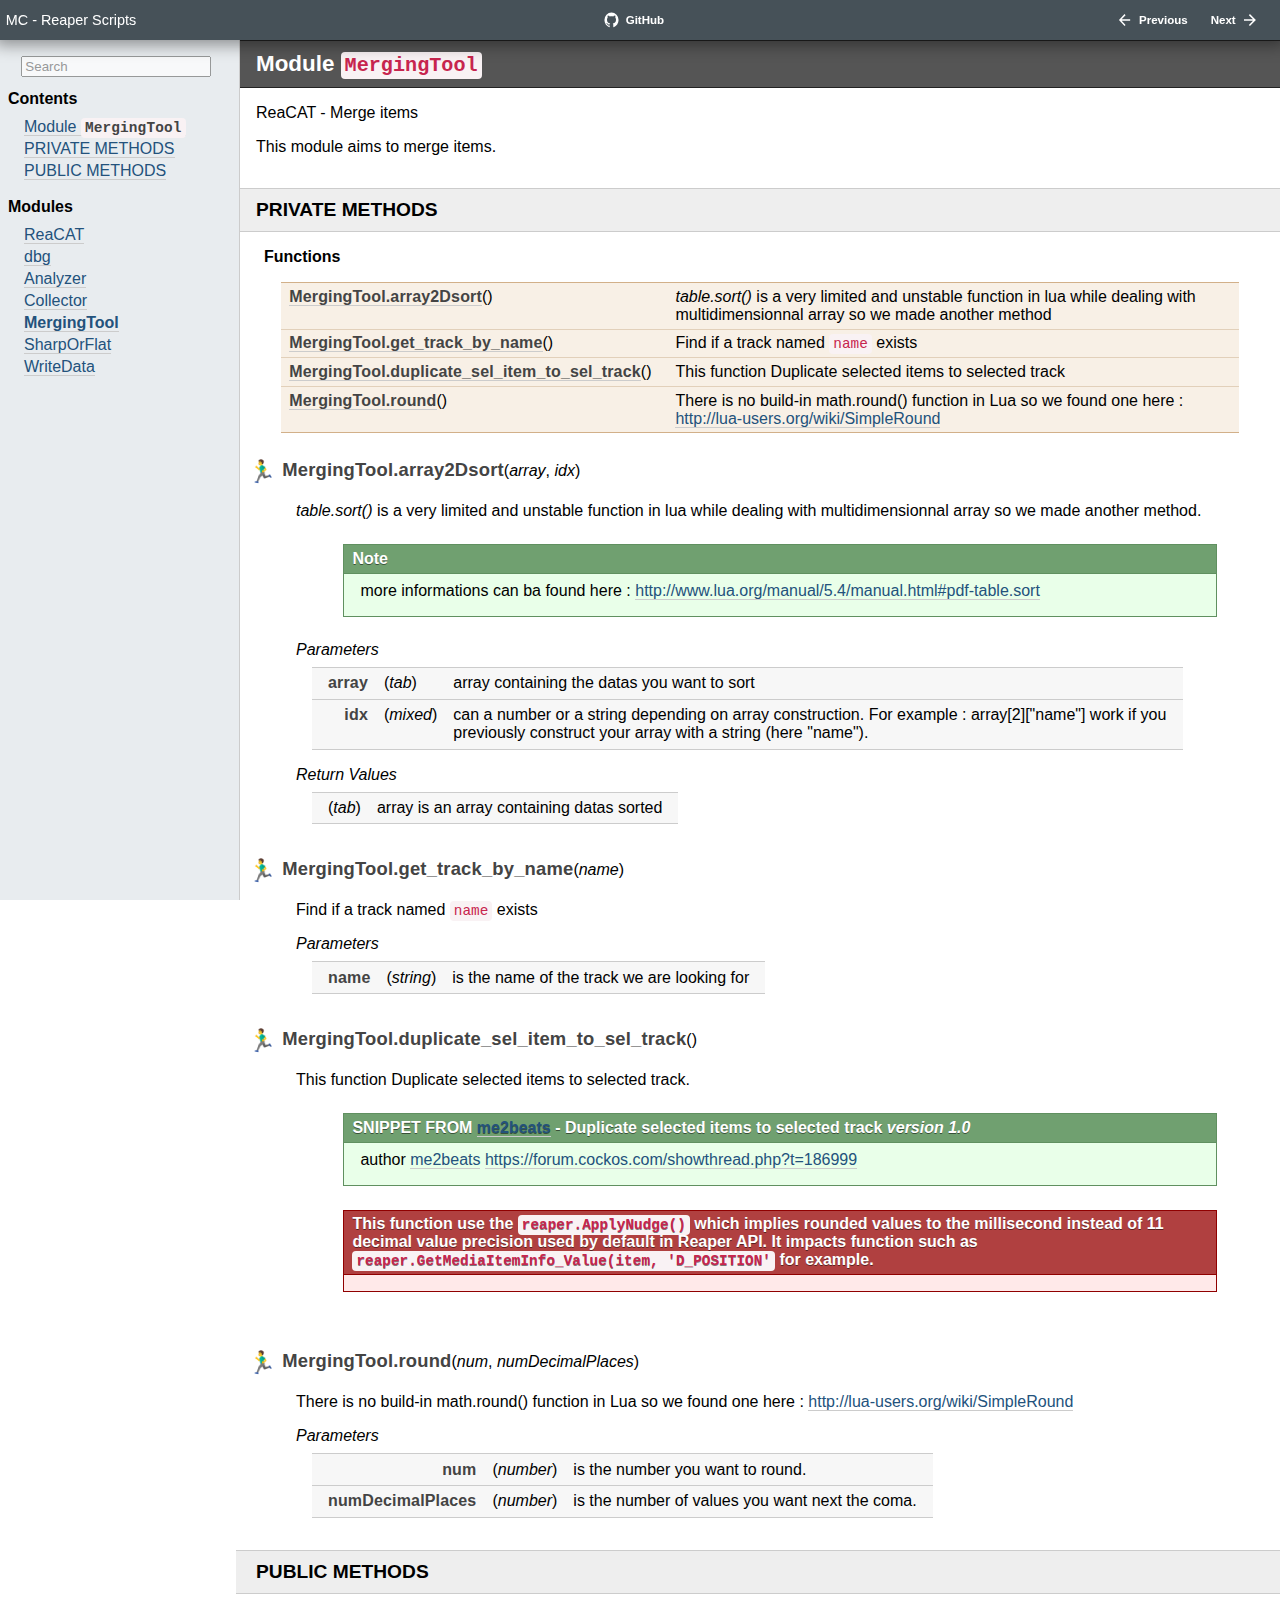
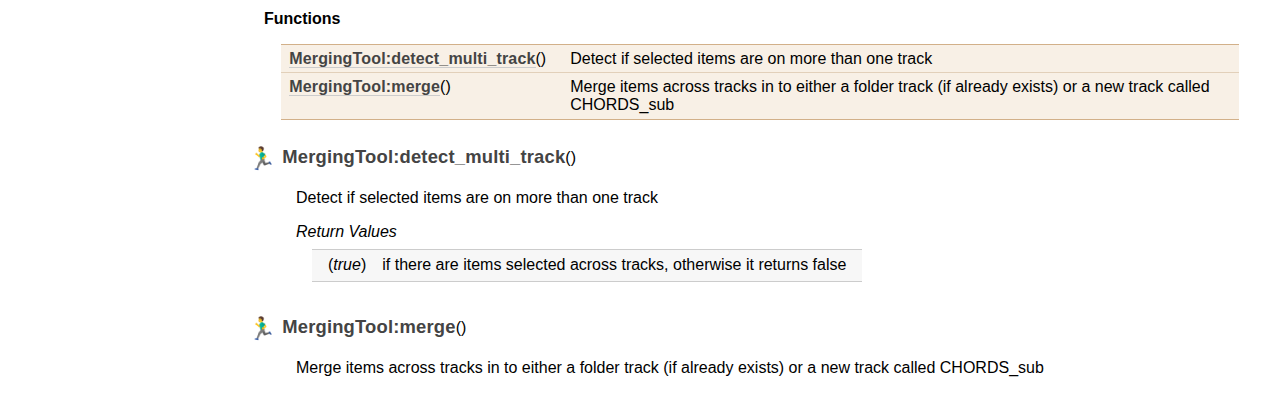
<file: Chords tool/ReaCAT/Documentation/module/MergingTool.html>
<!DOCTYPE html>
<html lang="en">
<!-- Documentation generated by LuaDox: https://github.com/jtackaberry/luadox -->
<head>
    <meta http-equiv="Content-Type" content="text/html; charset=UTF-8"/>
    <title>MergingTool - MC - Reaper Scripts</title>
	<link href="../prism.css?7653a2d" rel="stylesheet" />
    <link rel="stylesheet" href="../luadox.css?7653a2d" type="text/css">
    <link href="../custom.css?7653a2d" rel="stylesheet" />
</head>
<body class="module-mergingtool">
<div class="topbar">
<div class="group one">
<div class="description"><span>MC - Reaper Scripts</span></div>
</div>
<div class="group two">
<div class="button iconleft"><a href="https://github.com/MathieuCGit" title=""><img src="../img/i-github.svg?7653a2d" alt=""/><span>GitHub</span></a></div>
</div>
<div class="group three">
<div class="button iconleft"><a href="../module/Collector.html" title="Collector"><img src="../img/i-left.svg?7653a2d" alt=""/><span>Previous</span></a></div>
<div class="button iconright"><a href="../module/SharpOrFlat.html" title="SharpOrFlat"><span>Next</span><img src="../img/i-right.svg?7653a2d" alt=""/></a></div>
</div>
</div>
<div class="sidebar">
<form action="../search.html">
<input class="search" name="q" type="search" placeholder="Search" />
</form>
<div class="sections">
<div class="heading">Contents</div>
<ul>
<li><a href="#MergingTool">Module <code>MergingTool</code></a></li>
<li><a href="#private"><p>PRIVATE METHODS</p>
</a></li>
<li><a href="#public"><p>PUBLIC METHODS</p>
</a></li>
</ul>
</div>
<div class="modules">
<div class="heading">Modules</div>
<ul>
<li><a href="../module/ReaCAT.html">ReaCAT</a></li>
<li><a href="../module/dbg.html">dbg</a></li>
<li><a href="../module/Analyzer.html">Analyzer</a></li>
<li><a href="../module/Collector.html">Collector</a></li>
<li class="selected"><a href="../module/MergingTool.html">MergingTool</a></li>
<li><a href="../module/SharpOrFlat.html">SharpOrFlat</a></li>
<li><a href="../module/WriteData.html">WriteData</a></li>
</ul>
</div>
</div>
<div class="body">
<div class="section">
<h2 class="module" id="MergingTool">Module <code>MergingTool</code>
<a class="permalink" href="#MergingTool" title="Permalink to this definition">¶</a>
</h2>
<div class="inner">
<p>ReaCAT - Merge items</p>
<p>This module aims to merge items.</p>

</div>
</div>
<div class="section">
<h2 class="section" id="private">PRIVATE METHODS

<a class="permalink" href="#private" title="Permalink to this definition">¶</a>
</h2>
<div class="inner">
<div class="synopsis">
<h3>Synopsis</h3>
<div class="heading">Functions</div>
<table class="functions ">
<tr>
<td class="name"><a href="#MergingTool.array2Dsort"><var>MergingTool.array2Dsort</var></a>()</td>
<td class="doc"><p><em>table.sort()</em> is a very limited  and unstable function in lua while dealing with multidimensionnal array
so we made another method</p>
</td>
</tr>
<tr>
<td class="name"><a href="#MergingTool.get_track_by_name"><var>MergingTool.get_track_by_name</var></a>()</td>
<td class="doc"><p>Find if a track named <code>name</code> exists</p>
</td>
</tr>
<tr>
<td class="name"><a href="#MergingTool.duplicate_sel_item_to_sel_track"><var>MergingTool.duplicate_sel_item_to_sel_track</var></a>()</td>
<td class="doc"><p>This function Duplicate selected items to selected track</p>
</td>
</tr>
<tr>
<td class="name"><a href="#MergingTool.round"><var>MergingTool.round</var></a>()</td>
<td class="doc"><p>There is no build-in math.round() function in Lua so we found one here : <a href="http://lua-users.org/wiki/SimpleRound">http://lua-users.org/wiki/SimpleRound</a></p>
</td>
</tr>
</table>
</div>
<dl class="functions">
<dt id="MergingTool.array2Dsort">
<span class="icon"></span><var>MergingTool.array2Dsort</var>(<em>array</em>, <em>idx</em>)
<a class="permalink" href="#MergingTool.array2Dsort" title="Permalink to this definition">¶</a>
</dt>
<dd>
<p><em>table.sort()</em> is a very limited  and unstable function in lua while dealing with multidimensionnal array
so we made another method.
<div class="admonition note"><div class="title">Note</div><div class="body"><p>   more informations can ba found here : <a href="http://www.lua.org/manual/5.4/manual.html#pdf-table.sort">http://www.lua.org/manual/5.4/manual.html#pdf-table.sort</a></p>
</div></div>

<div class="heading">Parameters</div>
<table class="parameters">
<tr>
<td class="name"><var>array</var></td>
<td class="types">(<em>tab</em>)</td>
<td class="doc"><p>array containing the datas you want to sort</p>
</td>
</tr>
<tr>
<td class="name"><var>idx</var></td>
<td class="types">(<em>mixed</em>)</td>
<td class="doc"><p>can a number or a string depending on array construction. For example : array[2][&quot;name&quot;] work if you previously construct your array with a string (here &quot;name&quot;).</p>
</td>
</tr>
</table>
<div class="heading">Return Values</div>
<table class="returns">
<tr>
<td class="types">(<em>tab</em>)</td>
<td class="doc"><p>array is an array containing datas sorted</p>
</td>
</tr>
</table>
</dd>
<dt id="MergingTool.get_track_by_name">
<span class="icon"></span><var>MergingTool.get_track_by_name</var>(<em>name</em>)
<a class="permalink" href="#MergingTool.get_track_by_name" title="Permalink to this definition">¶</a>
</dt>
<dd>
<p>Find if a track named <code>name</code> exists</p>

<div class="heading">Parameters</div>
<table class="parameters">
<tr>
<td class="name"><var>name</var></td>
<td class="types">(<em>string</em>)</td>
<td class="doc"><p>is the name of the track we are looking for</p>
</td>
</tr>
</table>
</dd>
<dt id="MergingTool.duplicate_sel_item_to_sel_track">
<span class="icon"></span><var>MergingTool.duplicate_sel_item_to_sel_track</var>()
<a class="permalink" href="#MergingTool.duplicate_sel_item_to_sel_track" title="Permalink to this definition">¶</a>
</dt>
<dd>
<p>This function Duplicate selected items to selected track.
<div class="admonition note"><div class="title">SNIPPET FROM <a href="https://forum.cockos.com/member.php?u=100851">me2beats</a> - Duplicate selected items to selected track <em>version 1.0</em></div><div class="body"><p> author <a href="https://forum.cockos.com/member.php?u=100851">me2beats</a> <a href="https://forum.cockos.com/showthread.php?t=186999">https://forum.cockos.com/showthread.php?t=186999</a></p>
</div></div>
<div class="admonition warning"><div class="title">This function use the <code>reaper.ApplyNudge()</code> which implies rounded values to the millisecond instead of 11 decimal value precision used by default in Reaper API. It impacts function such as <code>reaper.GetMediaItemInfo_Value(item, 'D_POSITION'</code> for example.</div><div class="body"><p></p>
</div></div>

</dd>
<dt id="MergingTool.round">
<span class="icon"></span><var>MergingTool.round</var>(<em>num</em>, <em>numDecimalPlaces</em>)
<a class="permalink" href="#MergingTool.round" title="Permalink to this definition">¶</a>
</dt>
<dd>
<p>There is no build-in math.round() function in Lua so we found one here : <a href="http://lua-users.org/wiki/SimpleRound">http://lua-users.org/wiki/SimpleRound</a></p>

<div class="heading">Parameters</div>
<table class="parameters">
<tr>
<td class="name"><var>num</var></td>
<td class="types">(<em>number</em>)</td>
<td class="doc"><p>is the number you want to round.</p>
</td>
</tr>
<tr>
<td class="name"><var>numDecimalPlaces</var></td>
<td class="types">(<em>number</em>)</td>
<td class="doc"><p>is the number of values you want next the coma.</p>
</td>
</tr>
</table>
</dd>
</dl>
</div>
</div>
<div class="section">
<h2 class="section" id="public">PUBLIC METHODS

<a class="permalink" href="#public" title="Permalink to this definition">¶</a>
</h2>
<div class="inner">
<div class="synopsis">
<h3>Synopsis</h3>
<div class="heading">Functions</div>
<table class="functions ">
<tr>
<td class="name"><a href="#MergingTool.detect_multi_track"><var>MergingTool:detect_multi_track</var></a>()</td>
<td class="doc"><p>Detect if selected items are on more than one track</p>
</td>
</tr>
<tr>
<td class="name"><a href="#MergingTool.merge"><var>MergingTool:merge</var></a>()</td>
<td class="doc"><p>Merge items across tracks in to either a folder track (if already exists) or a new track called CHORDS_sub</p>
</td>
</tr>
</table>
</div>
<dl class="functions">
<dt id="MergingTool.detect_multi_track">
<span class="icon"></span><var>MergingTool:detect_multi_track</var>()
<a class="permalink" href="#MergingTool.detect_multi_track" title="Permalink to this definition">¶</a>
</dt>
<dd>
<p>Detect if selected items are on more than one track</p>

<div class="heading">Return Values</div>
<table class="returns">
<tr>
<td class="types">(<em>true</em>)</td>
<td class="doc"><p>if there are items selected across tracks, otherwise it returns false</p>
</td>
</tr>
</table>
</dd>
<dt id="MergingTool.merge">
<span class="icon"></span><var>MergingTool:merge</var>()
<a class="permalink" href="#MergingTool.merge" title="Permalink to this definition">¶</a>
</dt>
<dd>
<p>Merge items across tracks in to either a folder track (if already exists) or a new track called CHORDS_sub</p>

</dd>
</dl>
</div>
</div>
</div>
<script src="../prism.js?7653a2d"></script>
</body>
</html>
</file>
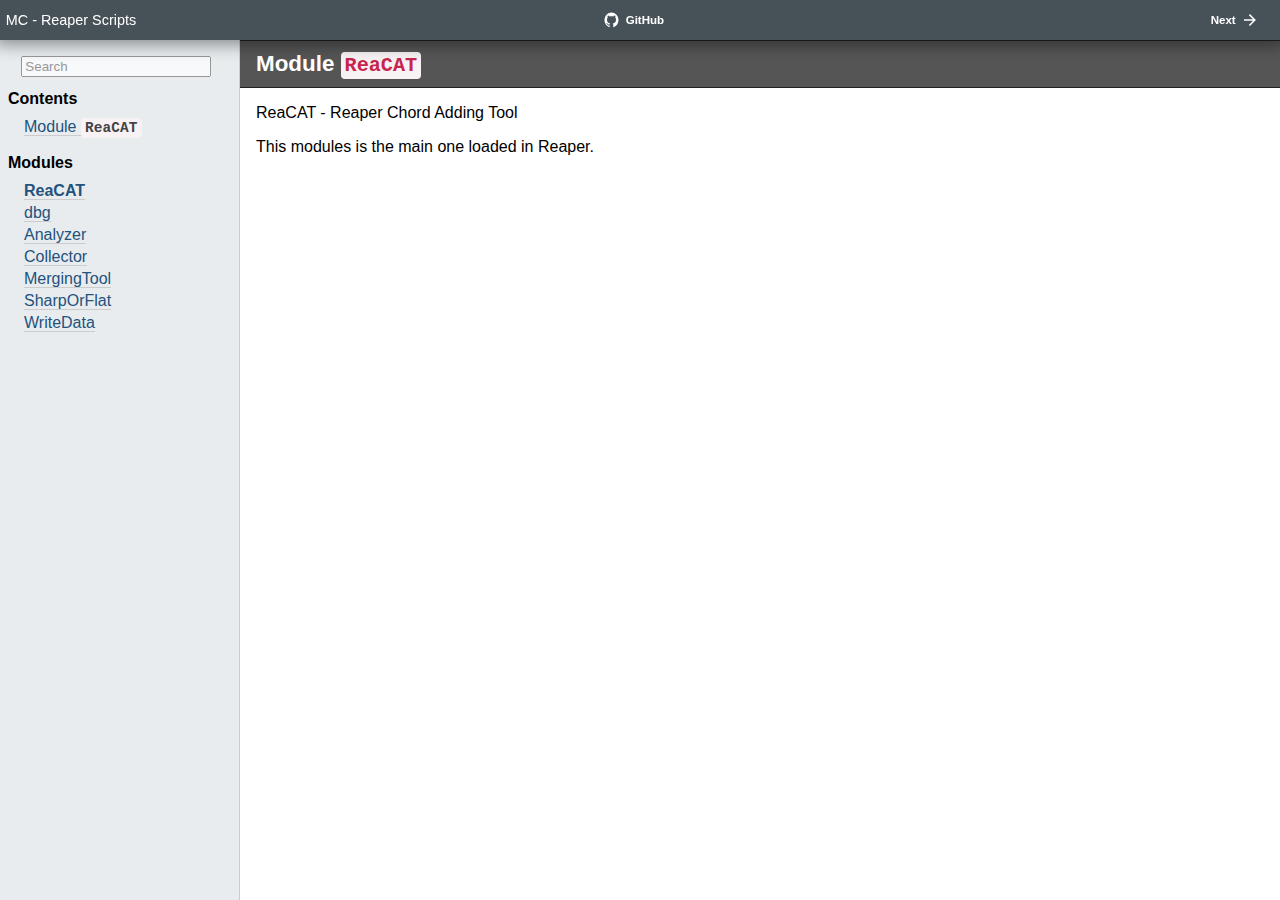
<file: Chords tool/ReaCAT/Documentation/module/ReaCAT.html>
<!DOCTYPE html>
<html lang="en">
<!-- Documentation generated by LuaDox: https://github.com/jtackaberry/luadox -->
<head>
    <meta http-equiv="Content-Type" content="text/html; charset=UTF-8"/>
    <title>ReaCAT - MC - Reaper Scripts</title>
	<link href="../prism.css?7653a2d" rel="stylesheet" />
    <link rel="stylesheet" href="../luadox.css?7653a2d" type="text/css">
    <link href="../custom.css?7653a2d" rel="stylesheet" />
</head>
<body class="module-reacat">
<div class="topbar">
<div class="group one">
<div class="description"><span>MC - Reaper Scripts</span></div>
</div>
<div class="group two">
<div class="button iconleft"><a href="https://github.com/MathieuCGit" title=""><img src="../img/i-github.svg?7653a2d" alt=""/><span>GitHub</span></a></div>
</div>
<div class="group three">
<div class="button iconright"><a href="../module/dbg.html" title="dbg"><span>Next</span><img src="../img/i-right.svg?7653a2d" alt=""/></a></div>
</div>
</div>
<div class="sidebar">
<form action="../search.html">
<input class="search" name="q" type="search" placeholder="Search" />
</form>
<div class="sections">
<div class="heading">Contents</div>
<ul>
<li><a href="#ReaCAT">Module <code>ReaCAT</code></a></li>
</ul>
</div>
<div class="modules">
<div class="heading">Modules</div>
<ul>
<li class="selected"><a href="../module/ReaCAT.html">ReaCAT</a></li>
<li><a href="../module/dbg.html">dbg</a></li>
<li><a href="../module/Analyzer.html">Analyzer</a></li>
<li><a href="../module/Collector.html">Collector</a></li>
<li><a href="../module/MergingTool.html">MergingTool</a></li>
<li><a href="../module/SharpOrFlat.html">SharpOrFlat</a></li>
<li><a href="../module/WriteData.html">WriteData</a></li>
</ul>
</div>
</div>
<div class="body">
<div class="section">
<h2 class="module" id="ReaCAT">Module <code>ReaCAT</code>
<a class="permalink" href="#ReaCAT" title="Permalink to this definition">¶</a>
</h2>
<div class="inner">
<p>ReaCAT - Reaper Chord Adding Tool</p>
<p>This modules is the main one loaded in Reaper.</p>

</div>
</div>
</div>
<script src="../prism.js?7653a2d"></script>
</body>
</html>
</file>
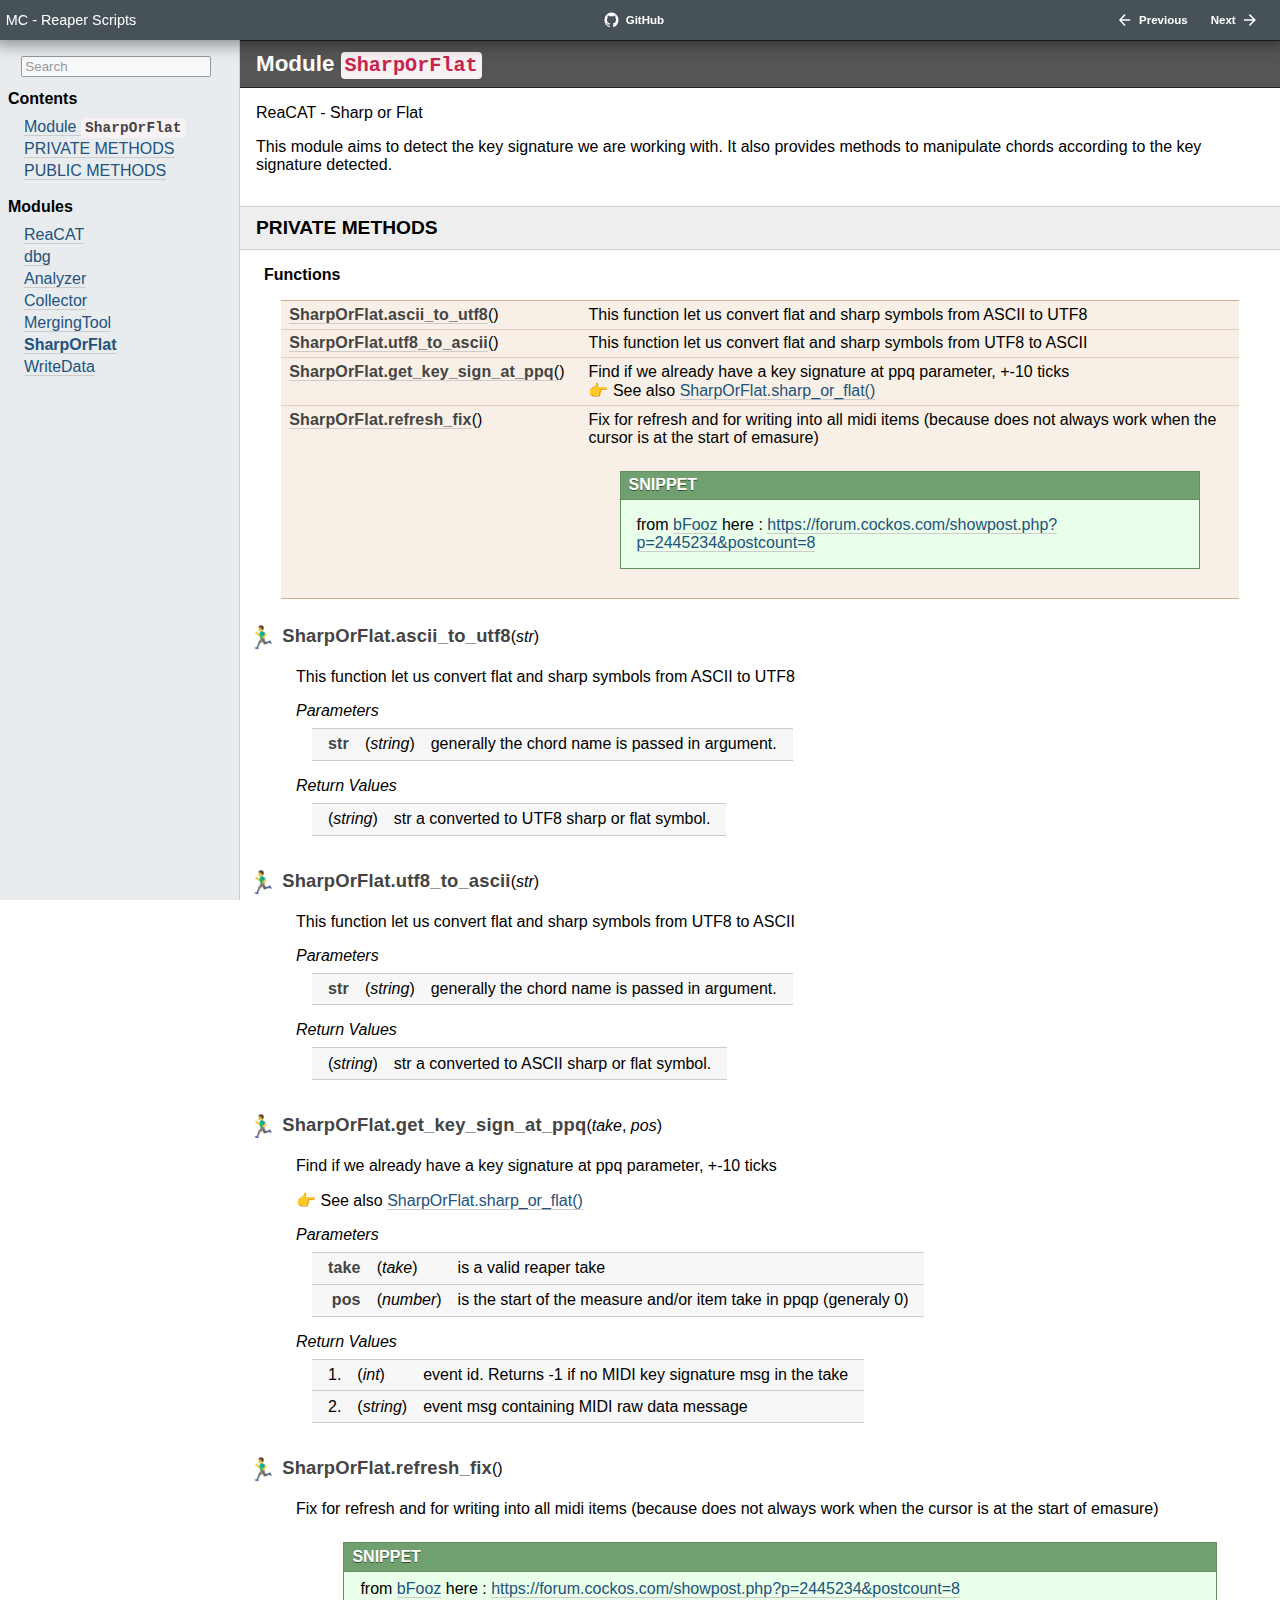
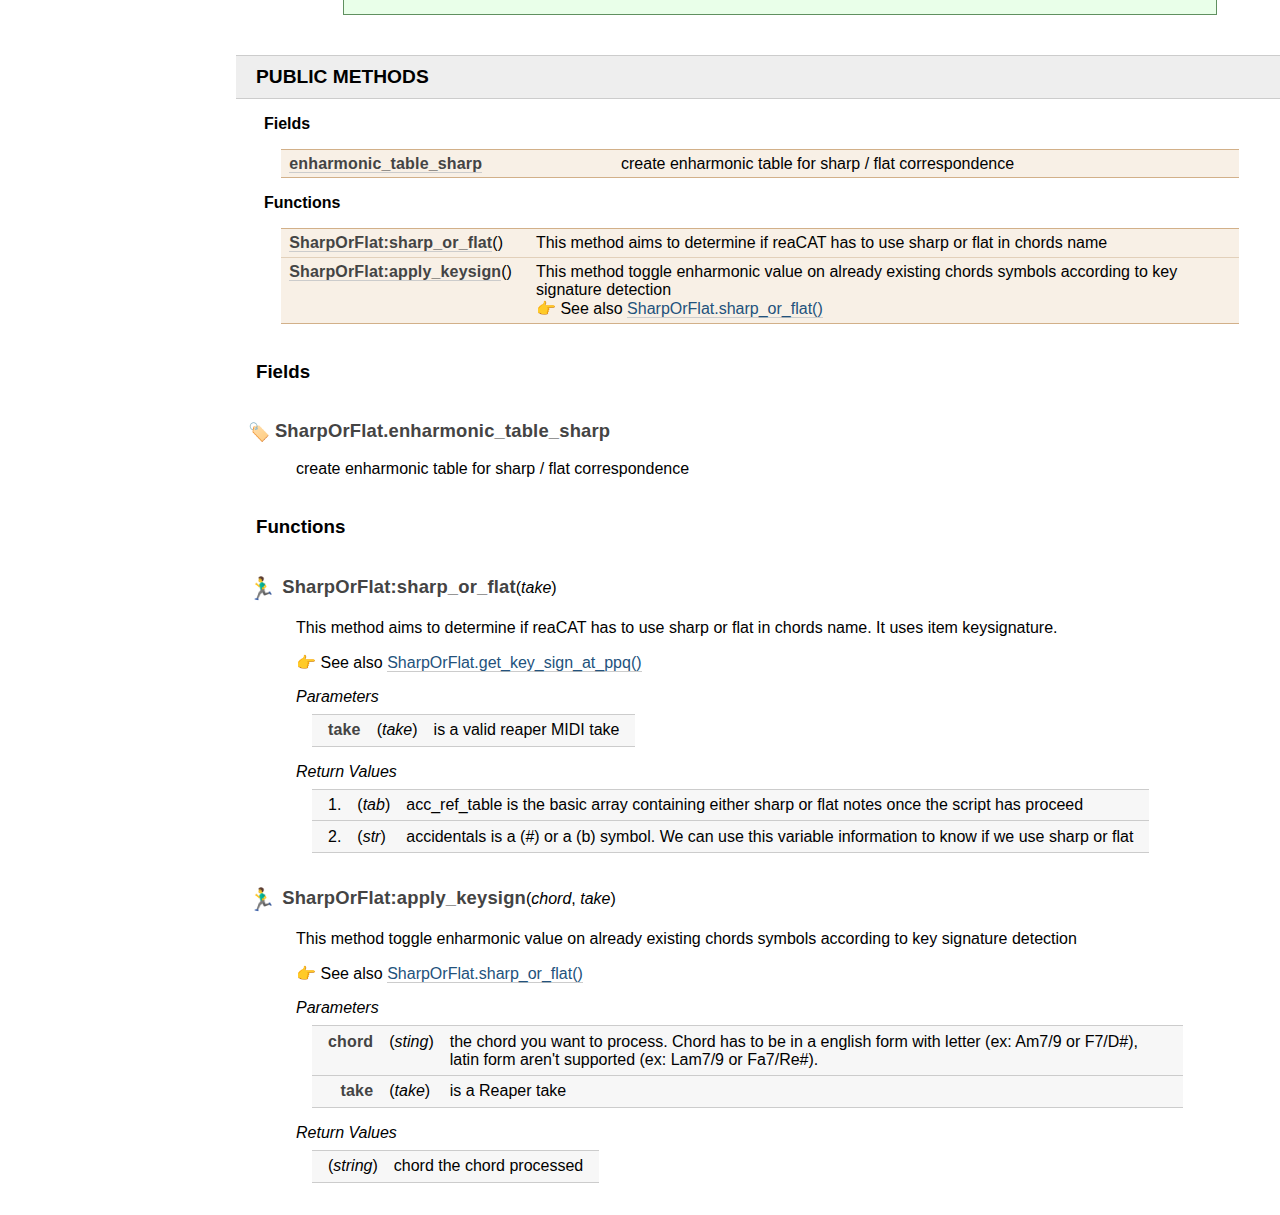
<file: Chords tool/ReaCAT/Documentation/module/SharpOrFlat.html>
<!DOCTYPE html>
<html lang="en">
<!-- Documentation generated by LuaDox: https://github.com/jtackaberry/luadox -->
<head>
    <meta http-equiv="Content-Type" content="text/html; charset=UTF-8"/>
    <title>SharpOrFlat - MC - Reaper Scripts</title>
	<link href="../prism.css?7653a2d" rel="stylesheet" />
    <link rel="stylesheet" href="../luadox.css?7653a2d" type="text/css">
    <link href="../custom.css?7653a2d" rel="stylesheet" />
</head>
<body class="module-sharporflat">
<div class="topbar">
<div class="group one">
<div class="description"><span>MC - Reaper Scripts</span></div>
</div>
<div class="group two">
<div class="button iconleft"><a href="https://github.com/MathieuCGit" title=""><img src="../img/i-github.svg?7653a2d" alt=""/><span>GitHub</span></a></div>
</div>
<div class="group three">
<div class="button iconleft"><a href="../module/MergingTool.html" title="MergingTool"><img src="../img/i-left.svg?7653a2d" alt=""/><span>Previous</span></a></div>
<div class="button iconright"><a href="../module/WriteData.html" title="WriteData"><span>Next</span><img src="../img/i-right.svg?7653a2d" alt=""/></a></div>
</div>
</div>
<div class="sidebar">
<form action="../search.html">
<input class="search" name="q" type="search" placeholder="Search" />
</form>
<div class="sections">
<div class="heading">Contents</div>
<ul>
<li><a href="#SharpOrFlat">Module <code>SharpOrFlat</code></a></li>
<li><a href="#private"><p>PRIVATE METHODS</p>
</a></li>
<li><a href="#public"><p>PUBLIC METHODS</p>
</a></li>
</ul>
</div>
<div class="modules">
<div class="heading">Modules</div>
<ul>
<li><a href="../module/ReaCAT.html">ReaCAT</a></li>
<li><a href="../module/dbg.html">dbg</a></li>
<li><a href="../module/Analyzer.html">Analyzer</a></li>
<li><a href="../module/Collector.html">Collector</a></li>
<li><a href="../module/MergingTool.html">MergingTool</a></li>
<li class="selected"><a href="../module/SharpOrFlat.html">SharpOrFlat</a></li>
<li><a href="../module/WriteData.html">WriteData</a></li>
</ul>
</div>
</div>
<div class="body">
<div class="section">
<h2 class="module" id="SharpOrFlat">Module <code>SharpOrFlat</code>
<a class="permalink" href="#SharpOrFlat" title="Permalink to this definition">¶</a>
</h2>
<div class="inner">
<p>ReaCAT - Sharp or Flat</p>
<p>This module aims to detect the key signature we are working with. It also provides methods to manipulate chords according to the key signature detected.</p>

</div>
</div>
<div class="section">
<h2 class="section" id="private">PRIVATE METHODS

<a class="permalink" href="#private" title="Permalink to this definition">¶</a>
</h2>
<div class="inner">
<div class="synopsis">
<h3>Synopsis</h3>
<div class="heading">Functions</div>
<table class="functions ">
<tr>
<td class="name"><a href="#SharpOrFlat.ascii_to_utf8"><var>SharpOrFlat.ascii_to_utf8</var></a>()</td>
<td class="doc"><p>This function let us convert flat and sharp symbols from ASCII to UTF8</p>
</td>
</tr>
<tr>
<td class="name"><a href="#SharpOrFlat.utf8_to_ascii"><var>SharpOrFlat.utf8_to_ascii</var></a>()</td>
<td class="doc"><p>This function let us convert flat and sharp symbols from UTF8 to ASCII</p>
</td>
</tr>
<tr>
<td class="name"><a href="#SharpOrFlat.get_key_sign_at_ppq"><var>SharpOrFlat.get_key_sign_at_ppq</var></a>()</td>
<td class="doc"><p>Find if we already have a key signature at ppq parameter, +-10 ticks</p>
<div class="see">See also <a href="../module/SharpOrFlat.html#SharpOrFlat.sharp_or_flat">SharpOrFlat.sharp_or_flat()</a></div>
</td>
</tr>
<tr>
<td class="name"><a href="#SharpOrFlat.refresh_fix"><var>SharpOrFlat.refresh_fix</var></a>()</td>
<td class="doc"><p>Fix for refresh and for writing into all midi items (because does not always work when the cursor is at the start of emasure)</p>
<div class="admonition note"><div class="title">SNIPPET</div><div class="body"><p>    from <a href="https://forum.cockos.com/member.php?u=24199">bFooz</a> here : <a href="https://forum.cockos.com/showpost.php?p=2445234&amp;postcount=8">https://forum.cockos.com/showpost.php?p=2445234&amp;postcount=8</a></p>
</div></div>
</td>
</tr>
</table>
</div>
<dl class="functions">
<dt id="SharpOrFlat.ascii_to_utf8">
<span class="icon"></span><var>SharpOrFlat.ascii_to_utf8</var>(<em>str</em>)
<a class="permalink" href="#SharpOrFlat.ascii_to_utf8" title="Permalink to this definition">¶</a>
</dt>
<dd>
<p>This function let us convert flat and sharp symbols from ASCII to UTF8</p>

<div class="heading">Parameters</div>
<table class="parameters">
<tr>
<td class="name"><var>str</var></td>
<td class="types">(<em>string</em>)</td>
<td class="doc"><p>generally the chord name is passed in argument.</p>
</td>
</tr>
</table>
<div class="heading">Return Values</div>
<table class="returns">
<tr>
<td class="types">(<em>string</em>)</td>
<td class="doc"><p>str a converted to UTF8 sharp or flat symbol.</p>
</td>
</tr>
</table>
</dd>
<dt id="SharpOrFlat.utf8_to_ascii">
<span class="icon"></span><var>SharpOrFlat.utf8_to_ascii</var>(<em>str</em>)
<a class="permalink" href="#SharpOrFlat.utf8_to_ascii" title="Permalink to this definition">¶</a>
</dt>
<dd>
<p>This function let us convert flat and sharp symbols from UTF8 to ASCII</p>

<div class="heading">Parameters</div>
<table class="parameters">
<tr>
<td class="name"><var>str</var></td>
<td class="types">(<em>string</em>)</td>
<td class="doc"><p>generally the chord name is passed in argument.</p>
</td>
</tr>
</table>
<div class="heading">Return Values</div>
<table class="returns">
<tr>
<td class="types">(<em>string</em>)</td>
<td class="doc"><p>str a converted to ASCII sharp or flat symbol.</p>
</td>
</tr>
</table>
</dd>
<dt id="SharpOrFlat.get_key_sign_at_ppq">
<span class="icon"></span><var>SharpOrFlat.get_key_sign_at_ppq</var>(<em>take</em>, <em>pos</em>)
<a class="permalink" href="#SharpOrFlat.get_key_sign_at_ppq" title="Permalink to this definition">¶</a>
</dt>
<dd>
<p>Find if we already have a key signature at ppq parameter, +-10 ticks</p>
<div class="see">See also <a href="../module/SharpOrFlat.html#SharpOrFlat.sharp_or_flat">SharpOrFlat.sharp_or_flat()</a></div>

<div class="heading">Parameters</div>
<table class="parameters">
<tr>
<td class="name"><var>take</var></td>
<td class="types">(<em>take</em>)</td>
<td class="doc"><p>is a valid reaper take</p>
</td>
</tr>
<tr>
<td class="name"><var>pos</var></td>
<td class="types">(<em>number</em>)</td>
<td class="doc"><p>is the start of the measure and/or item take in ppqp (generaly 0)</p>
</td>
</tr>
</table>
<div class="heading">Return Values</div>
<table class="returns">
<tr>
<td class="name">1.</td>
<td class="types">(<em>int</em>)</td>
<td class="doc"><p>event id. Returns -1 if no MIDI key signature msg in the take</p>
</td>
</tr>
<tr>
<td class="name">2.</td>
<td class="types">(<em>string</em>)</td>
<td class="doc"><p>event msg containing MIDI raw data message</p>
</td>
</tr>
</table>
</dd>
<dt id="SharpOrFlat.refresh_fix">
<span class="icon"></span><var>SharpOrFlat.refresh_fix</var>()
<a class="permalink" href="#SharpOrFlat.refresh_fix" title="Permalink to this definition">¶</a>
</dt>
<dd>
<p>Fix for refresh and for writing into all midi items (because does not always work when the cursor is at the start of emasure)</p>
<div class="admonition note"><div class="title">SNIPPET</div><div class="body"><p>    from <a href="https://forum.cockos.com/member.php?u=24199">bFooz</a> here : <a href="https://forum.cockos.com/showpost.php?p=2445234&amp;postcount=8">https://forum.cockos.com/showpost.php?p=2445234&amp;postcount=8</a></p>
</div></div>

</dd>
</dl>
</div>
</div>
<div class="section">
<h2 class="section" id="public">PUBLIC METHODS

<a class="permalink" href="#public" title="Permalink to this definition">¶</a>
</h2>
<div class="inner">
<div class="synopsis">
<h3>Synopsis</h3>
<div class="heading">Fields</div>
<table class="fields ">
<tr>
<td class="name"><a href="#SharpOrFlat.enharmonic_table_sharp"><var>enharmonic_table_sharp</var></a></td>
<td class="doc"><p>create enharmonic table for sharp / flat correspondence</p>
</td>
</tr>
</table>
<div class="heading">Functions</div>
<table class="functions ">
<tr>
<td class="name"><a href="#SharpOrFlat.sharp_or_flat"><var>SharpOrFlat:sharp_or_flat</var></a>()</td>
<td class="doc"><p>This method aims to determine if reaCAT has to use sharp or flat in chords name</p>
</td>
</tr>
<tr>
<td class="name"><a href="#SharpOrFlat.apply_keysign"><var>SharpOrFlat:apply_keysign</var></a>()</td>
<td class="doc"><p>This method  toggle enharmonic value on already existing chords symbols according to key signature detection
<div class="see">See also <a href="../module/SharpOrFlat.html#SharpOrFlat.sharp_or_flat">SharpOrFlat.sharp_or_flat()</a></div>
</td>
</tr>
</table>
</div>
<h3 class="fields">Fields</h3>
<dl class="fields">
<dt id="SharpOrFlat.enharmonic_table_sharp">
<span class="icon"></span><var>SharpOrFlat.enharmonic_table_sharp</var>
<a class="permalink" href="#SharpOrFlat.enharmonic_table_sharp" title="Permalink to this definition">¶</a>
</dt>
<dd>
<p>create enharmonic table for sharp / flat correspondence</p>

</dd>
</dl>
<h3 class="functions">Functions</h3>
<dl class="functions">
<dt id="SharpOrFlat.sharp_or_flat">
<span class="icon"></span><var>SharpOrFlat:sharp_or_flat</var>(<em>take</em>)
<a class="permalink" href="#SharpOrFlat.sharp_or_flat" title="Permalink to this definition">¶</a>
</dt>
<dd>
<p>This method aims to determine if reaCAT has to use sharp or flat in chords name. It uses item keysignature.
<div class="see">See also <a href="../module/SharpOrFlat.html#SharpOrFlat.get_key_sign_at_ppq">SharpOrFlat.get_key_sign_at_ppq()</a></div>

<div class="heading">Parameters</div>
<table class="parameters">
<tr>
<td class="name"><var>take</var></td>
<td class="types">(<em>take</em>)</td>
<td class="doc"><p>is a valid reaper MIDI take</p>
</td>
</tr>
</table>
<div class="heading">Return Values</div>
<table class="returns">
<tr>
<td class="name">1.</td>
<td class="types">(<em>tab</em>)</td>
<td class="doc"><p>acc_ref_table is the basic array containing either sharp or flat notes once the script has proceed</p>
</td>
</tr>
<tr>
<td class="name">2.</td>
<td class="types">(<em>str</em>)</td>
<td class="doc"><p>accidentals is a (#) or a (b) symbol. We can use this variable information to know if we use sharp or flat</p>
</td>
</tr>
</table>
</dd>
<dt id="SharpOrFlat.apply_keysign">
<span class="icon"></span><var>SharpOrFlat:apply_keysign</var>(<em>chord</em>, <em>take</em>)
<a class="permalink" href="#SharpOrFlat.apply_keysign" title="Permalink to this definition">¶</a>
</dt>
<dd>
<p>This method  toggle enharmonic value on already existing chords symbols according to key signature detection
<div class="see">See also <a href="../module/SharpOrFlat.html#SharpOrFlat.sharp_or_flat">SharpOrFlat.sharp_or_flat()</a></div>

<div class="heading">Parameters</div>
<table class="parameters">
<tr>
<td class="name"><var>chord</var></td>
<td class="types">(<em>sting</em>)</td>
<td class="doc"><p>the chord you want to process. Chord has to be in a english form with letter (ex: Am7/9 or F7/D#), latin form aren't supported (ex: Lam7/9 or Fa7/Re#).</p>
</td>
</tr>
<tr>
<td class="name"><var>take</var></td>
<td class="types">(<em>take</em>)</td>
<td class="doc"><p>is a Reaper take</p>
</td>
</tr>
</table>
<div class="heading">Return Values</div>
<table class="returns">
<tr>
<td class="types">(<em>string</em>)</td>
<td class="doc"><p>chord the chord processed</p>
</td>
</tr>
</table>
</dd>
</dl>
</div>
</div>
</div>
<script src="../prism.js?7653a2d"></script>
</body>
</html>
</file>
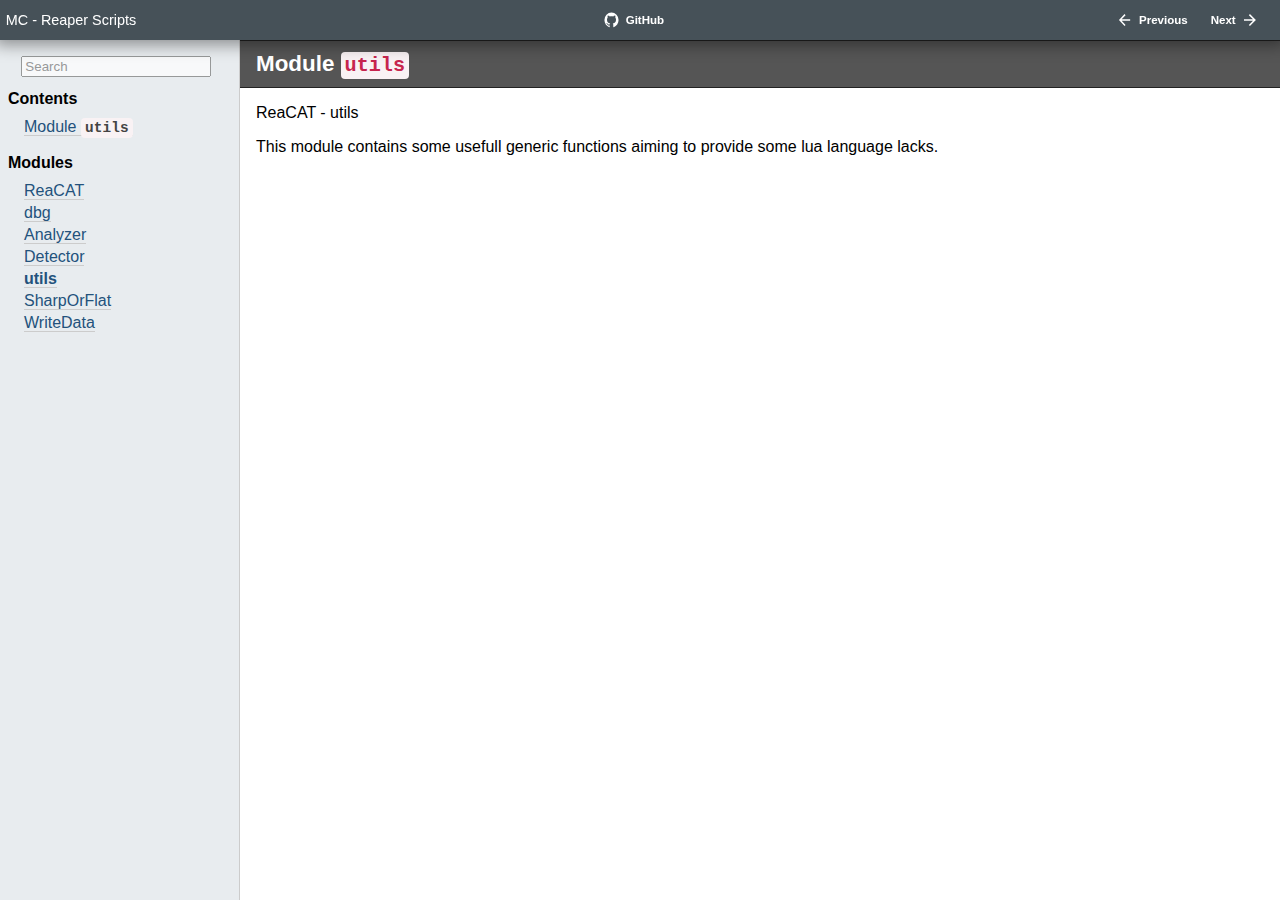
<file: Chords tool/ReaCAT/Documentation/module/utils.html>
<!DOCTYPE html>
<html lang="en">
<!-- Documentation generated by LuaDox: https://github.com/jtackaberry/luadox -->
<head>
    <meta http-equiv="Content-Type" content="text/html; charset=UTF-8"/>
    <title>utils - MC - Reaper Scripts</title>
	<link href="../prism.css?7653a2d" rel="stylesheet" />
    <link rel="stylesheet" href="../luadox.css?7653a2d" type="text/css">
    <link href="../custom.css?7653a2d" rel="stylesheet" />
</head>
<body class="module-utils">
<div class="topbar">
<div class="group one">
<div class="description"><span>MC - Reaper Scripts</span></div>
</div>
<div class="group two">
<div class="button iconleft"><a href="https://github.com/MathieuCGit" title=""><img src="../img/i-github.svg?7653a2d" alt=""/><span>GitHub</span></a></div>
</div>
<div class="group three">
<div class="button iconleft"><a href="../module/Detector.html" title="Detector"><img src="../img/i-left.svg?7653a2d" alt=""/><span>Previous</span></a></div>
<div class="button iconright"><a href="../module/SharpOrFlat.html" title="SharpOrFlat"><span>Next</span><img src="../img/i-right.svg?7653a2d" alt=""/></a></div>
</div>
</div>
<div class="sidebar">
<form action="../search.html">
<input class="search" name="q" type="search" placeholder="Search" />
</form>
<div class="sections">
<div class="heading">Contents</div>
<ul>
<li><a href="#utils">Module <code>utils</code></a></li>
</ul>
</div>
<div class="modules">
<div class="heading">Modules</div>
<ul>
<li><a href="../module/ReaCAT.html">ReaCAT</a></li>
<li><a href="../module/dbg.html">dbg</a></li>
<li><a href="../module/Analyzer.html">Analyzer</a></li>
<li><a href="../module/Detector.html">Detector</a></li>
<li class="selected"><a href="../module/utils.html">utils</a></li>
<li><a href="../module/SharpOrFlat.html">SharpOrFlat</a></li>
<li><a href="../module/WriteData.html">WriteData</a></li>
</ul>
</div>
</div>
<div class="body">
<div class="section">
<h2 class="module" id="utils">Module <code>utils</code>
<a class="permalink" href="#utils" title="Permalink to this definition">¶</a>
</h2>
<div class="inner">
<p>ReaCAT - utils</p>
<p>This module contains some usefull generic functions aiming to provide some lua language lacks.</p>

</div>
</div>
</div>
<script src="../prism.js?7653a2d"></script>
</body>
</html>
</file>
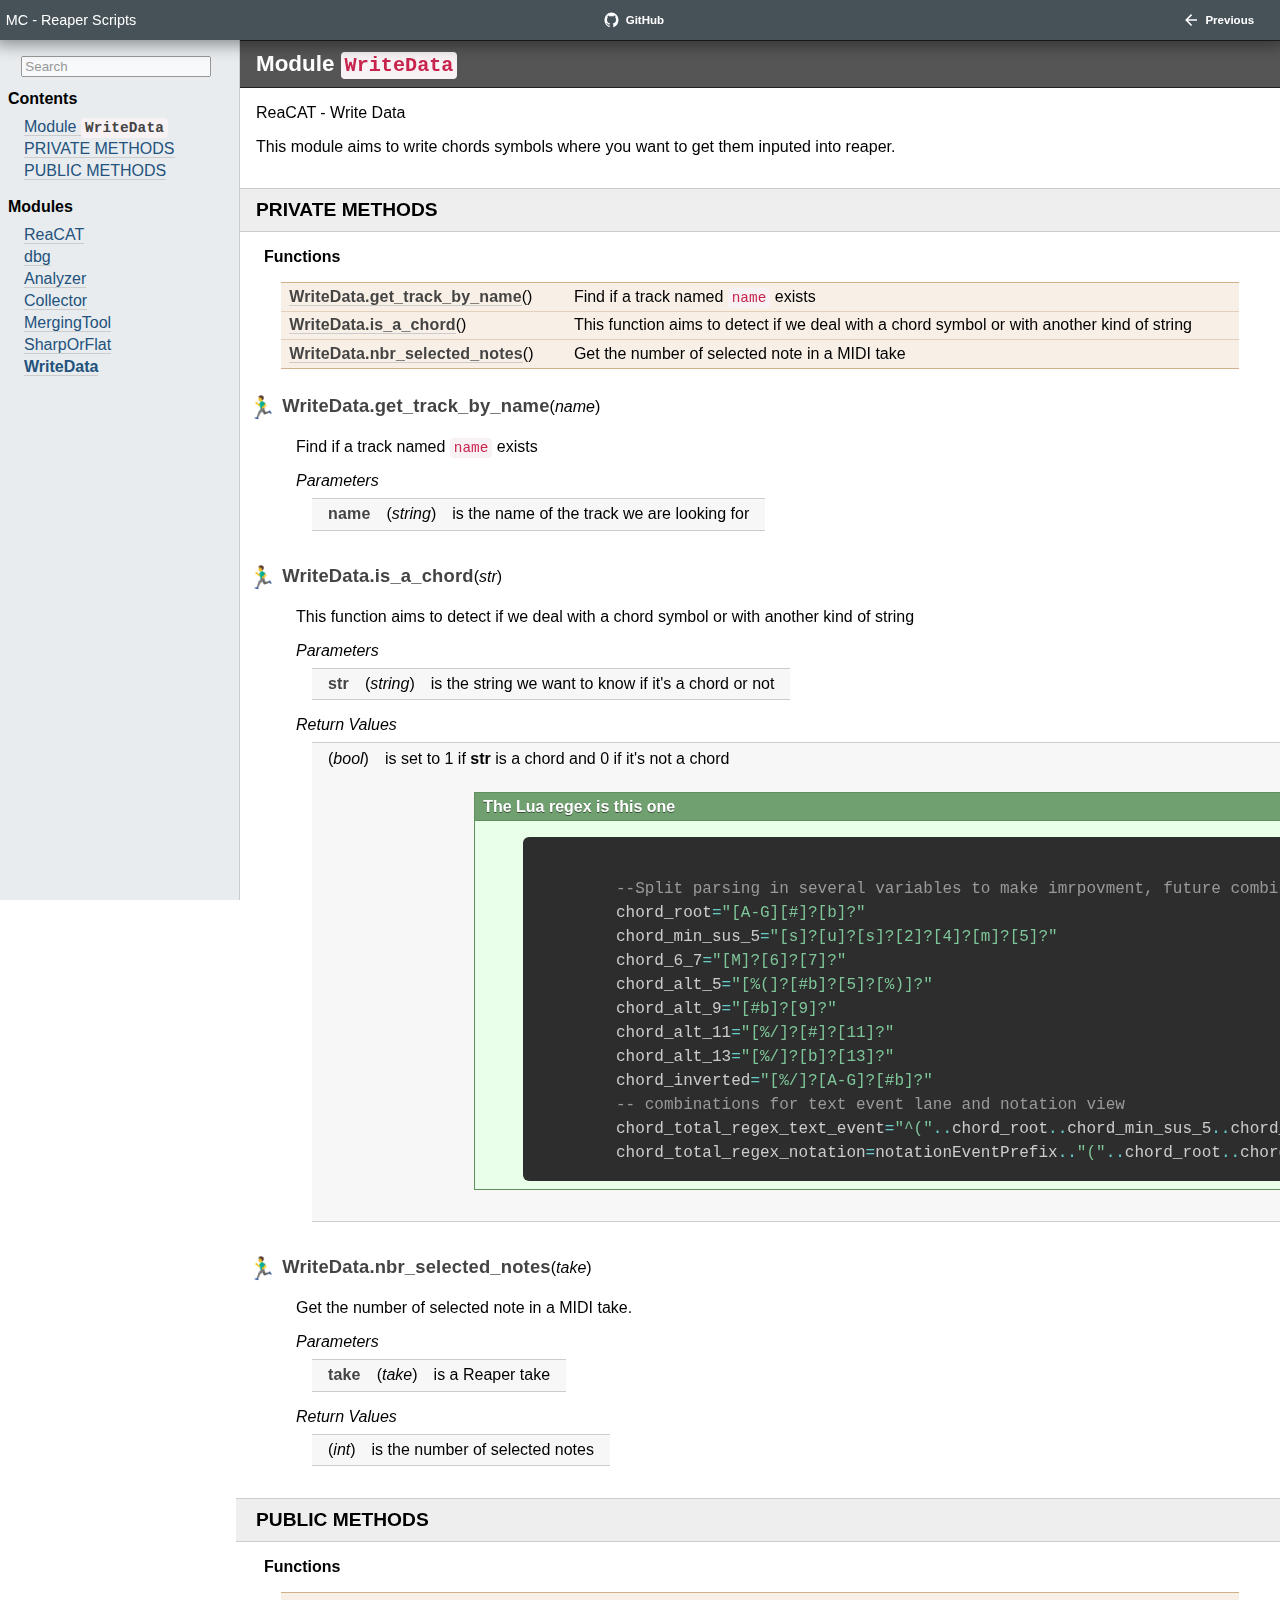
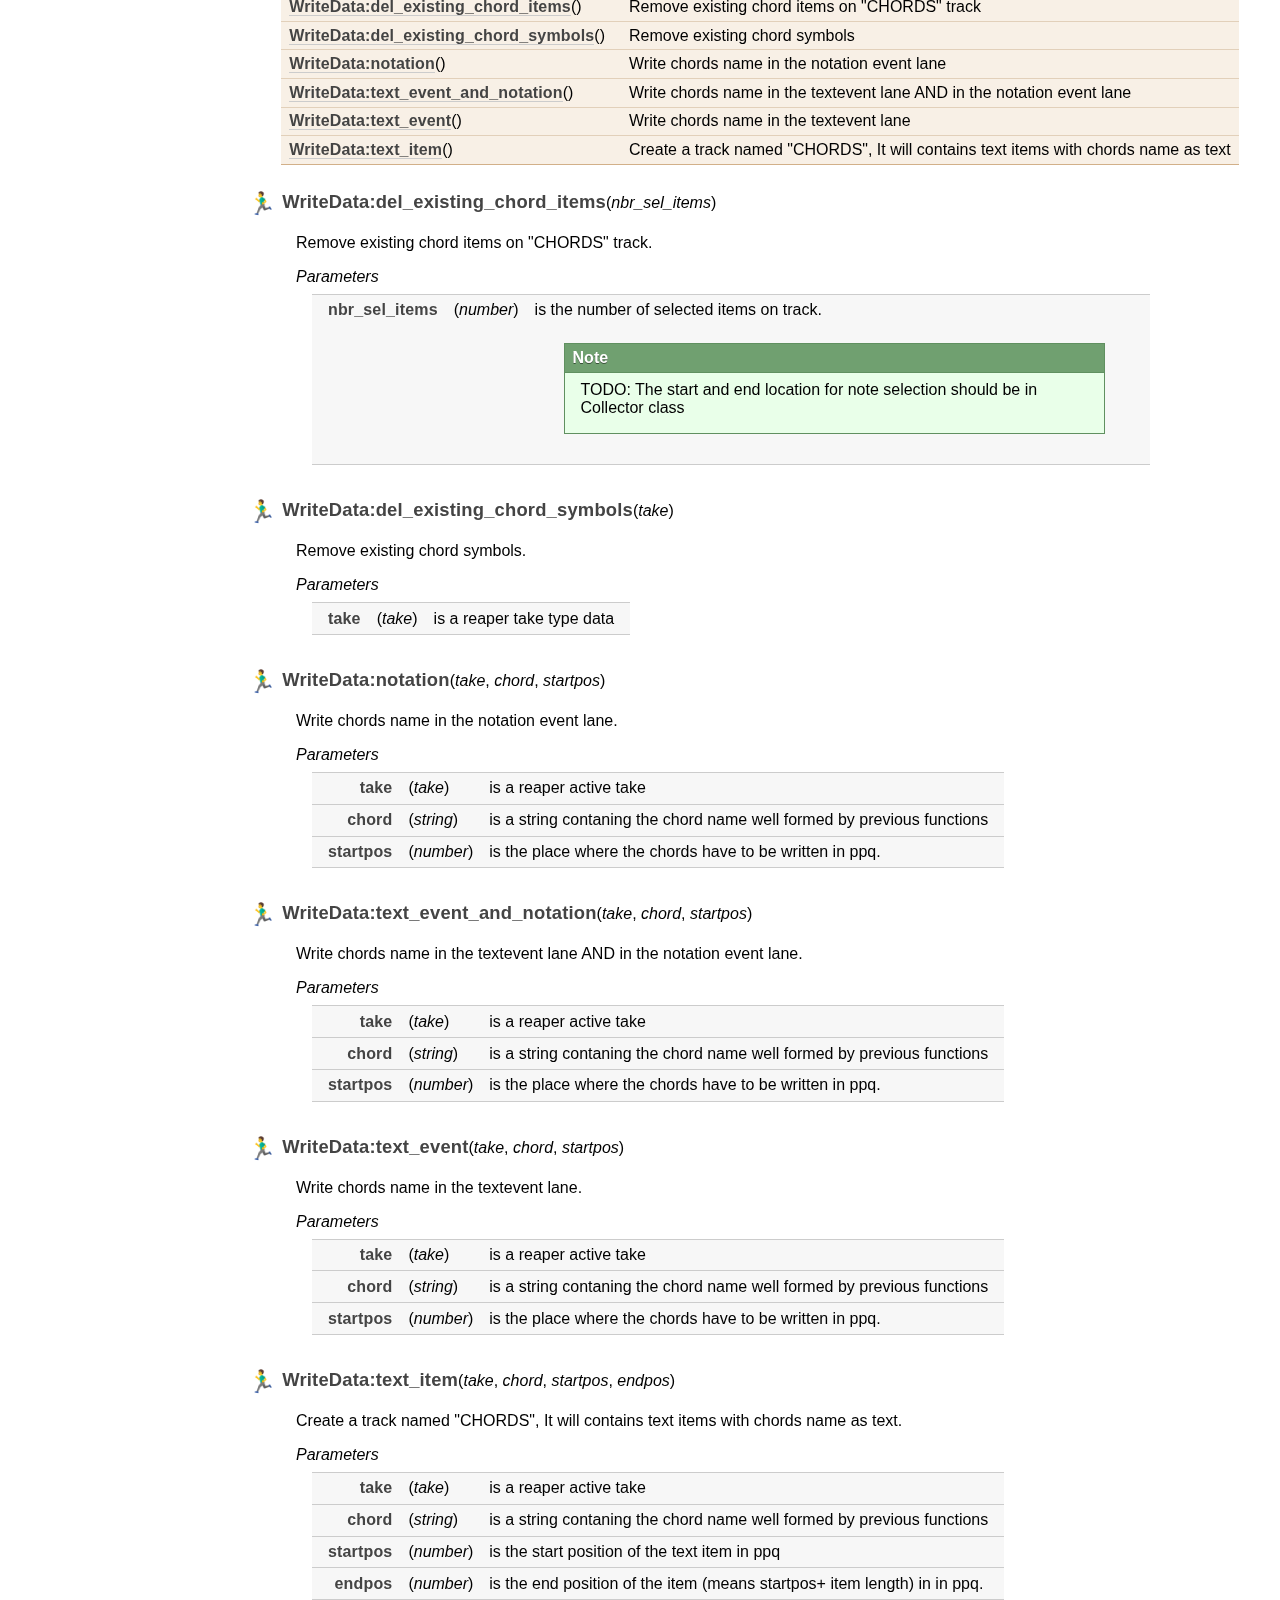
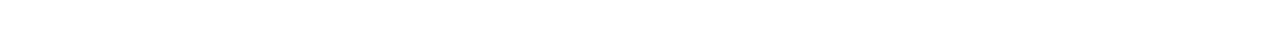
<file: Chords tool/ReaCAT/Documentation/module/WriteData.html>
<!DOCTYPE html>
<html lang="en">
<!-- Documentation generated by LuaDox: https://github.com/jtackaberry/luadox -->
<head>
    <meta http-equiv="Content-Type" content="text/html; charset=UTF-8"/>
    <title>WriteData - MC - Reaper Scripts</title>
	<link href="../prism.css?7653a2d" rel="stylesheet" />
    <link rel="stylesheet" href="../luadox.css?7653a2d" type="text/css">
    <link href="../custom.css?7653a2d" rel="stylesheet" />
</head>
<body class="module-writedata">
<div class="topbar">
<div class="group one">
<div class="description"><span>MC - Reaper Scripts</span></div>
</div>
<div class="group two">
<div class="button iconleft"><a href="https://github.com/MathieuCGit" title=""><img src="../img/i-github.svg?7653a2d" alt=""/><span>GitHub</span></a></div>
</div>
<div class="group three">
<div class="button iconleft"><a href="../module/SharpOrFlat.html" title="SharpOrFlat"><img src="../img/i-left.svg?7653a2d" alt=""/><span>Previous</span></a></div>
</div>
</div>
<div class="sidebar">
<form action="../search.html">
<input class="search" name="q" type="search" placeholder="Search" />
</form>
<div class="sections">
<div class="heading">Contents</div>
<ul>
<li><a href="#WriteData">Module <code>WriteData</code></a></li>
<li><a href="#private"><p>PRIVATE METHODS</p>
</a></li>
<li><a href="#public"><p>PUBLIC METHODS</p>
</a></li>
</ul>
</div>
<div class="modules">
<div class="heading">Modules</div>
<ul>
<li><a href="../module/ReaCAT.html">ReaCAT</a></li>
<li><a href="../module/dbg.html">dbg</a></li>
<li><a href="../module/Analyzer.html">Analyzer</a></li>
<li><a href="../module/Collector.html">Collector</a></li>
<li><a href="../module/MergingTool.html">MergingTool</a></li>
<li><a href="../module/SharpOrFlat.html">SharpOrFlat</a></li>
<li class="selected"><a href="../module/WriteData.html">WriteData</a></li>
</ul>
</div>
</div>
<div class="body">
<div class="section">
<h2 class="module" id="WriteData">Module <code>WriteData</code>
<a class="permalink" href="#WriteData" title="Permalink to this definition">¶</a>
</h2>
<div class="inner">
<p>ReaCAT - Write Data</p>
<p>This module aims to write chords symbols where you want to get them inputed into reaper.</p>

</div>
</div>
<div class="section">
<h2 class="section" id="private">PRIVATE METHODS

<a class="permalink" href="#private" title="Permalink to this definition">¶</a>
</h2>
<div class="inner">
<div class="synopsis">
<h3>Synopsis</h3>
<div class="heading">Functions</div>
<table class="functions ">
<tr>
<td class="name"><a href="#WriteData.get_track_by_name"><var>WriteData.get_track_by_name</var></a>()</td>
<td class="doc"><p>Find if a track named <code>name</code> exists</p>
</td>
</tr>
<tr>
<td class="name"><a href="#WriteData.is_a_chord"><var>WriteData.is_a_chord</var></a>()</td>
<td class="doc"><p>This function aims to detect if we deal with a chord symbol or with another kind of string</p>
</td>
</tr>
<tr>
<td class="name"><a href="#WriteData.nbr_selected_notes"><var>WriteData.nbr_selected_notes</var></a>()</td>
<td class="doc"><p>Get the number of selected note in a MIDI take</p>
</td>
</tr>
</table>
</div>
<dl class="functions">
<dt id="WriteData.get_track_by_name">
<span class="icon"></span><var>WriteData.get_track_by_name</var>(<em>name</em>)
<a class="permalink" href="#WriteData.get_track_by_name" title="Permalink to this definition">¶</a>
</dt>
<dd>
<p>Find if a track named <code>name</code> exists</p>

<div class="heading">Parameters</div>
<table class="parameters">
<tr>
<td class="name"><var>name</var></td>
<td class="types">(<em>string</em>)</td>
<td class="doc"><p>is the name of the track we are looking for</p>
</td>
</tr>
</table>
</dd>
<dt id="WriteData.is_a_chord">
<span class="icon"></span><var>WriteData.is_a_chord</var>(<em>str</em>)
<a class="permalink" href="#WriteData.is_a_chord" title="Permalink to this definition">¶</a>
</dt>
<dd>
<p>This function aims to detect if we deal with a chord symbol or with another kind of string</p>

<div class="heading">Parameters</div>
<table class="parameters">
<tr>
<td class="name"><var>str</var></td>
<td class="types">(<em>string</em>)</td>
<td class="doc"><p>is the string we want to know if it's a chord or not</p>
</td>
</tr>
</table>
<div class="heading">Return Values</div>
<table class="returns">
<tr>
<td class="types">(<em>bool</em>)</td>
<td class="doc"><p>is set to 1 if <strong>str</strong> is a chord and 0 if it's not a chord <div class="admonition note"><div class="title">The Lua regex is this one</div><div class="body"><p></p>
<pre><code class="language-lua">
        --Split parsing in several variables to make imrpovment, future combinations and debugging easier
        chord_root=&quot;[A-G][#]?[b]?&quot;
        chord_min_sus_5=&quot;[s]?[u]?[s]?[2]?[4]?[m]?[5]?&quot;
        chord_6_7=&quot;[M]?[6]?[7]?&quot;
        chord_alt_5=&quot;[%(]?[#b]?[5]?[%)]?&quot;
        chord_alt_9=&quot;[#b]?[9]?&quot;
        chord_alt_11=&quot;[%/]?[#]?[11]?&quot;
        chord_alt_13=&quot;[%/]?[b]?[13]?&quot;
        chord_inverted=&quot;[%/]?[A-G]?[#b]?&quot;
        -- combinations for text event lane and notation view
        chord_total_regex_text_event=&quot;^(&quot;..chord_root..chord_min_sus_5..chord_6_7..chord_alt_5..chord_alt_9..chord_alt_11..chord_alt_13..chord_inverted..&quot;)&quot;
        chord_total_regex_notation=notationEventPrefix..&quot;(&quot;..chord_root..chord_min_sus_5..chord_6_7..chord_alt_5..chord_alt_9..chord_alt_11..chord_alt_13..chord_inverted..&quot;)&quot;
</code></pre>
</div></div>
</td>
</tr>
</table>
</dd>
<dt id="WriteData.nbr_selected_notes">
<span class="icon"></span><var>WriteData.nbr_selected_notes</var>(<em>take</em>)
<a class="permalink" href="#WriteData.nbr_selected_notes" title="Permalink to this definition">¶</a>
</dt>
<dd>
<p>Get the number of selected note in a MIDI take.</p>

<div class="heading">Parameters</div>
<table class="parameters">
<tr>
<td class="name"><var>take</var></td>
<td class="types">(<em>take</em>)</td>
<td class="doc"><p>is a Reaper take</p>
</td>
</tr>
</table>
<div class="heading">Return Values</div>
<table class="returns">
<tr>
<td class="types">(<em>int</em>)</td>
<td class="doc"><p>is the number of selected notes</p>
</td>
</tr>
</table>
</dd>
</dl>
</div>
</div>
<div class="section">
<h2 class="section" id="public">PUBLIC METHODS

<a class="permalink" href="#public" title="Permalink to this definition">¶</a>
</h2>
<div class="inner">
<div class="synopsis">
<h3>Synopsis</h3>
<div class="heading">Functions</div>
<table class="functions ">
<tr>
<td class="name"><a href="#WriteData.del_existing_chord_items"><var>WriteData:del_existing_chord_items</var></a>()</td>
<td class="doc"><p>Remove existing chord items on &quot;CHORDS&quot; track</p>
</td>
</tr>
<tr>
<td class="name"><a href="#WriteData.del_existing_chord_symbols"><var>WriteData:del_existing_chord_symbols</var></a>()</td>
<td class="doc"><p>Remove existing chord symbols</p>
</td>
</tr>
<tr>
<td class="name"><a href="#WriteData.notation"><var>WriteData:notation</var></a>()</td>
<td class="doc"><p>Write chords name in the notation event lane</p>
</td>
</tr>
<tr>
<td class="name"><a href="#WriteData.text_event_and_notation"><var>WriteData:text_event_and_notation</var></a>()</td>
<td class="doc"><p>Write chords name in the textevent lane AND in the notation event lane</p>
</td>
</tr>
<tr>
<td class="name"><a href="#WriteData.text_event"><var>WriteData:text_event</var></a>()</td>
<td class="doc"><p>Write chords name in the textevent lane</p>
</td>
</tr>
<tr>
<td class="name"><a href="#WriteData.text_item"><var>WriteData:text_item</var></a>()</td>
<td class="doc"><p>Create a track named &quot;CHORDS&quot;, It will contains text items with chords name as text</p>
</td>
</tr>
</table>
</div>
<dl class="functions">
<dt id="WriteData.del_existing_chord_items">
<span class="icon"></span><var>WriteData:del_existing_chord_items</var>(<em>nbr_sel_items</em>)
<a class="permalink" href="#WriteData.del_existing_chord_items" title="Permalink to this definition">¶</a>
</dt>
<dd>
<p>Remove existing chord items on &quot;CHORDS&quot; track.</p>

<div class="heading">Parameters</div>
<table class="parameters">
<tr>
<td class="name"><var>nbr_sel_items</var></td>
<td class="types">(<em>number</em>)</td>
<td class="doc"><p>is the number of selected items on track.  <div class="admonition note"><div class="title">Note</div><div class="body"><p>    TODO: The start and end location for note selection should be in Collector class</p>
</div></div>
</td>
</tr>
</table>
</dd>
<dt id="WriteData.del_existing_chord_symbols">
<span class="icon"></span><var>WriteData:del_existing_chord_symbols</var>(<em>take</em>)
<a class="permalink" href="#WriteData.del_existing_chord_symbols" title="Permalink to this definition">¶</a>
</dt>
<dd>
<p>Remove existing chord symbols.</p>

<div class="heading">Parameters</div>
<table class="parameters">
<tr>
<td class="name"><var>take</var></td>
<td class="types">(<em>take</em>)</td>
<td class="doc"><p>is a reaper take type data</p>
</td>
</tr>
</table>
</dd>
<dt id="WriteData.notation">
<span class="icon"></span><var>WriteData:notation</var>(<em>take</em>, <em>chord</em>, <em>startpos</em>)
<a class="permalink" href="#WriteData.notation" title="Permalink to this definition">¶</a>
</dt>
<dd>
<p>Write chords name in the notation event lane.</p>

<div class="heading">Parameters</div>
<table class="parameters">
<tr>
<td class="name"><var>take</var></td>
<td class="types">(<em>take</em>)</td>
<td class="doc"><p>is a reaper active take</p>
</td>
</tr>
<tr>
<td class="name"><var>chord</var></td>
<td class="types">(<em>string</em>)</td>
<td class="doc"><p>is a string contaning the chord name well formed by previous functions</p>
</td>
</tr>
<tr>
<td class="name"><var>startpos</var></td>
<td class="types">(<em>number</em>)</td>
<td class="doc"><p>is the place where the chords have to be written in ppq.</p>
</td>
</tr>
</table>
</dd>
<dt id="WriteData.text_event_and_notation">
<span class="icon"></span><var>WriteData:text_event_and_notation</var>(<em>take</em>, <em>chord</em>, <em>startpos</em>)
<a class="permalink" href="#WriteData.text_event_and_notation" title="Permalink to this definition">¶</a>
</dt>
<dd>
<p>Write chords name in the textevent lane AND in the notation event lane.</p>

<div class="heading">Parameters</div>
<table class="parameters">
<tr>
<td class="name"><var>take</var></td>
<td class="types">(<em>take</em>)</td>
<td class="doc"><p>is a reaper active take</p>
</td>
</tr>
<tr>
<td class="name"><var>chord</var></td>
<td class="types">(<em>string</em>)</td>
<td class="doc"><p>is a string contaning the chord name well formed by previous functions</p>
</td>
</tr>
<tr>
<td class="name"><var>startpos</var></td>
<td class="types">(<em>number</em>)</td>
<td class="doc"><p>is the place where the chords have to be written in ppq.</p>
</td>
</tr>
</table>
</dd>
<dt id="WriteData.text_event">
<span class="icon"></span><var>WriteData:text_event</var>(<em>take</em>, <em>chord</em>, <em>startpos</em>)
<a class="permalink" href="#WriteData.text_event" title="Permalink to this definition">¶</a>
</dt>
<dd>
<p>Write chords name in the textevent lane.</p>

<div class="heading">Parameters</div>
<table class="parameters">
<tr>
<td class="name"><var>take</var></td>
<td class="types">(<em>take</em>)</td>
<td class="doc"><p>is a reaper active take</p>
</td>
</tr>
<tr>
<td class="name"><var>chord</var></td>
<td class="types">(<em>string</em>)</td>
<td class="doc"><p>is a string contaning the chord name well formed by previous functions</p>
</td>
</tr>
<tr>
<td class="name"><var>startpos</var></td>
<td class="types">(<em>number</em>)</td>
<td class="doc"><p>is the place where the chords have to be written in ppq.</p>
</td>
</tr>
</table>
</dd>
<dt id="WriteData.text_item">
<span class="icon"></span><var>WriteData:text_item</var>(<em>take</em>, <em>chord</em>, <em>startpos</em>, <em>endpos</em>)
<a class="permalink" href="#WriteData.text_item" title="Permalink to this definition">¶</a>
</dt>
<dd>
<p>Create a track named &quot;CHORDS&quot;, It will contains text items with chords name as text.</p>

<div class="heading">Parameters</div>
<table class="parameters">
<tr>
<td class="name"><var>take</var></td>
<td class="types">(<em>take</em>)</td>
<td class="doc"><p>is a reaper active take</p>
</td>
</tr>
<tr>
<td class="name"><var>chord</var></td>
<td class="types">(<em>string</em>)</td>
<td class="doc"><p>is a string contaning the chord name well formed by previous functions</p>
</td>
</tr>
<tr>
<td class="name"><var>startpos</var></td>
<td class="types">(<em>number</em>)</td>
<td class="doc"><p>is the start position of the text item in ppq</p>
</td>
</tr>
<tr>
<td class="name"><var>endpos</var></td>
<td class="types">(<em>number</em>)</td>
<td class="doc"><p>is the end position of the item (means startpos+ item length) in in ppq.</p>
</td>
</tr>
</table>
</dd>
</dl>
</div>
</div>
</div>
<script src="../prism.js?7653a2d"></script>
</body>
</html>
</file>
<file: Chords tool/ReaCAT/Documentation/prism.css>
/* PrismJS 1.24.1
https://prismjs.com/download.html#themes=prism-tomorrow&languages=lua */
/**
 * prism.js tomorrow night eighties for JavaScript, CoffeeScript, CSS and HTML
 * Based on https://github.com/chriskempson/tomorrow-theme
 * @author Rose Pritchard
 */

code[class*="language-"],
pre[class*="language-"] {
	color: #ccc;
	background: none;
	font-family: Consolas, Monaco, 'Andale Mono', 'Ubuntu Mono', monospace;
	font-size: 1em;
	text-align: left;
	white-space: pre;
	word-spacing: normal;
	word-break: normal;
	word-wrap: normal;
	line-height: 1.5;

	-moz-tab-size: 4;
	-o-tab-size: 4;
	tab-size: 4;

	-webkit-hyphens: none;
	-moz-hyphens: none;
	-ms-hyphens: none;
	hyphens: none;

}

/* Code blocks */
pre[class*="language-"] {
	padding: 1em;
	margin: .5em 0;
	overflow: auto;
}

:not(pre) > code[class*="language-"],
pre[class*="language-"] {
	background: #2d2d2d;
}

/* Inline code */
:not(pre) > code[class*="language-"] {
	padding: .1em;
	border-radius: .3em;
	white-space: normal;
}

.token.comment,
.token.block-comment,
.token.prolog,
.token.doctype,
.token.cdata {
	color: #999;
}

.token.punctuation {
	color: #ccc;
}

.token.tag,
.token.attr-name,
.token.namespace,
.token.deleted {
	color: #e2777a;
}

.token.function-name {
	color: #6196cc;
}

.token.boolean,
.token.number,
.token.function {
	color: #f08d49;
}

.token.property,
.token.class-name,
.token.constant,
.token.symbol {
	color: #f8c555;
}

.token.selector,
.token.important,
.token.atrule,
.token.keyword,
.token.builtin {
	color: #cc99cd;
}

.token.string,
.token.char,
.token.attr-value,
.token.regex,
.token.variable {
	color: #7ec699;
}

.token.operator,
.token.entity,
.token.url {
	color: #67cdcc;
}

.token.important,
.token.bold {
	font-weight: bold;
}
.token.italic {
	font-style: italic;
}

.token.entity {
	cursor: help;
}

.token.inserted {
	color: green;
}
</file>
<file: Chords tool/ReaCAT/Documentation/luadox.css>
:target {
    background-color: #ffe080 !important;
    color: black !important;
    border-bottom: 1px solid #cca940 !important;
    border-top: 1px solid #cca940 !important;
}

body {
    font-family: sans-serif;
    color: black;
    padding: 0px;
    margin: 0;
}


div.topbar {
    box-sizing: border-box;
    background-color: #465158;
    position: fixed;
    display: flex;
    align-items: center;
    left: 0px;
    top: 0px;
    width: 100%;
    height: 40px;
    padding: 0 1em 0 0.4em;
    z-index: 10;
    font-size: 90%;
    color: white;
    box-shadow: 0 0px 15px 5px rgba(0, 0, 0, 0.4);
}

div.topbar div.group {
    display: flex;
    flex: 1;
}

div.topbar div.group.one {
    justify-content: flex-start;
}

div.topbar div.group.two {
    justify-content: center;
}
div.topbar div.group.three {
    justify-content: flex-end;
}

div.topbar a {
    color: white;
    border: none;
    padding: 0.5em 1em;
}

div.topbar div.description a {
    font-size: 100% !important;
    font-weight: normal !important;
    margin-left: 0 !important;
}

div.topbar div.button a {
    margin: 0.375em 0;
    font-size: 80%;
    font-weight: bold;
    white-space: nowrap;
    display: flex;
    align-items: center;
}

div.topbar div.button.solid a {
    margin-left: 1em;
}

div.topbar div.button.solid a,
div.topbar div.button a:hover {
    background-color: #697983;
    text-shadow: 0 1px rgba(0, 0, 0, 0.5);
    border-radius: 3px;
    border: none;
}
div.topbar div.button.solid a:hover {
    background-color: #8aa0ad;
}

div.topbar div.button a img {
    width: 1.5em;
}

div.topbar div.button a img[src*='.svg'] {
    filter: invert(1);
}

div.topbar div.button.iconleft a {
    padding-left: 0.6em;
    padding-right: 1em;
}

div.topbar div.button.iconright a {
    padding-left: 1em;
    padding-right: 0.6em;
}

div.topbar div.button.iconleft a img {
    padding-right: 0.5em;
}
div.topbar div.button.iconright a img {
    padding-left: 0.5em;
}

div.sidebar {
    clear: both;
    box-sizing: border-box;
    background-color: #e8ecef;
    width: 15em;
    height: calc(100% - 40px);
    padding: 1em 0.5em;
    border-right: 1px solid #ccc;
    position: fixed;
    overflow-y: auto;
}


div.body {
    margin-left: 15em;
    margin-top: 2.5em;
}

div.sidebar div.heading {
    font-weight: bold;
}

div.sidebar ul {
    list-style-type: none;
    padding-left: 1em;
    margin-top: 0.5em;
}
div.sidebar li {
    padding: 2px 0;
}

div.sidebar li.selected {
    font-weight: bold;
}

div.sidebar div.sections li {
    padding-left: 1em;
    text-indent: -1em;
}

div.sidebar p,
h2 p {
    margin: 0;
    padding: 0;
    display: inline;
}

a {
    color: #444;
    text-decoration: none;
    border-bottom: 1px solid #ccc;
}

a:hover {
    color: #000;
    border-bottom: 1px solid #666;
}

div.section, div.body div.manual {
    padding: 0em 1em 1em 1em;
}

div.body pre {
    margin: 0 2em;
}

div.manual h1 {
    margin: 0 -16px 0 -20px;
    padding: 10px 10px 10px 20px;
    font-size: 120%;
}

div.section h2 {
    margin: 0 -16px 0 -20px;
    padding: 10px 10px 10px 20px;
    background-color: #eeeeee;
    border-top: 1px solid #ccc;
    border-bottom: 1px solid #ccc;
    font-size: 120%;
}

div.manual h2,
div.manual h3 {
    margin: 1em -16px 0 -20px;
    padding: 10px 10px 10px 20px;
}

div.manual h2 {
    background-color: #eeeeee;
    border-top: 1px solid #ccc;
    border-bottom: 1px solid #ccc;
    font-size: 120%;
    padding: 10px 10px 10px 20px;
}

div.manual h3 {
    font-size: 110%;
    padding: 5px 5px 5px 20px;
    /* Ensures when :target applies (which adds borders) we don't affect layout */
    border-top: 1px solid transparent;
    border-bottom: 1px solid transparent;
}

div.hierarchy {
    margin-top: 2em;
    margin-bottom: 2em;
}

div.hierarchy div.heading {
    font-weight: bold;
    margin-bottom: 0.5em;
}
div.hierarchy ul {
    margin-top: 0.5em;
    padding-left: 1em;
}

div.hierarchy li {
    list-style-type: none;
    margin: 0.4em 0;
}
div.hierarchy li span {
    padding: 0.2em;
    font-family: "Consolas", "Deja Vu Sans Mono", "Bitstream Vera Sans Mono", monospace;
    font-size: 0.95em;
    letter-spacing: 0.01em;
}
div.hierarchy li span em {
    font-style: normal;
}

div.hierarchy li.self span {
    background-color: #fbedc3;
}

h1,
div.section h2.class,
div.section h2.module {
    color: white;
    background-color: #555;
    border-top: 1px solid #222;
    border-bottom: 1px solid #222;
    font-size: 140%;
}


code {
    font-family: 'Courier New', monospace;
    font-size: 0.95em;
}

var, a code {
    letter-spacing: 0.01em;
    font-weight: bold;
    font-style: normal;
    color: #444;
}

div.see::before {
    content: "👉 ";
}

h3.fields, h3.functions {
    padding-top: 1em;
    padding-bottom: 0.5em !important;
}
dl p:first-child {
    margin-top: 0.5em;
}
dl dd:not(:last-child),
dl dd:not(:last-child) {
    padding-bottom: 1.5em;
    /*border-bottom: 1px solid #ddd;*/
}


dt {
    padding: 0.5em;
    margin-left: -1em;
    margin-right: -1em;
    /* Ensures when :target applies (which adds borders) we don't affect layout */
    border-top: 1px solid transparent;
    border-bottom: 1px solid transparent;
}
dt var {
    font-size: 1.15em;
}
dd {
    margin-left: 2.5em;
}

dl.functions div.heading {
    margin-top: 1em;
    margin-left: 0em;
    margin-bottom: 0.5em;
    font-style: italic;
}


table.parameters,
table.returns {
    max-width: 90%;
    border-top: 1px solid #ccc;
    border-bottom: 1px solid #ccc;
    border-left: transparent;
    border-right: transparent;
    margin-left: 1em;
    border-collapse: collapse;
}
table.parameters td,
table.returns td {
    padding: 0.4em 0;
    vertical-align: top;
}

table.parameters tr:not(:last-child) td,
table.returns tr:not(:last-child) td {
    border-bottom: 1px solid #ccc;
}

table.parameters tr,
table.returns tr {
    background: #f7f7f7;
}


table.parameters tr td:first-child,
table.returns tr td:first-child {
    text-align: right;
    padding-left: 1em;
}

table.parameters tr td:last-child,
table.returns tr td:last-child {
    padding-right: 1em;
}

table.parameters td.name,
table.parameters td.types,
table.returns td.name,
table.returns td.types {
    white-space: nowrap;
    padding-right: 1em !important;
}


* {
    scroll-padding-top: 40px;
}

div.section div.inner {
    min-width: 20em;
    max-width: 80em;
}

div.synopsis h3 {
    display: none;
}

div.synopsis div.heading {
    font-weight: bold;
    margin-top: 1em;
    margin-bottom: 0em;
    margin-left: 0.5em;
}

div.synopsis table {
    border-top: 1px solid #d2b089;
    border-bottom: 1px solid #d2b089;
    background-color: #f8f0e6;
    width: 95%;
    margin: 1em auto;
    border-collapse: collapse;
}
div.synopsis td {
    padding: 0.3em 0.5em 0.3em 0.5em;
    vertical-align: top;
}
div.synopsis tr:not(:last-child) td {
    border-bottom: 1px solid #e2d0ba;
}

div.synopsis td:first-child {
    /* min-width: 15em;
    max-width: 20em; */
    white-space: nowrap;
    padding-right: 1em;
}

div.synopsis td.meta,
div.synopsis td.meta a {
    white-space: nowrap;
    color: #777777;
}

div.synopsis td > p,
table.parameters td > p,
table.returns td > p {
    margin: 0;
}

div.synopsis td > p:not(:first-child) {
    margin-top: 0.5em;
}

div.synopsis td a.permalink {
    color: #aaa;
}


div.admonition {
    border: 1px solid #609060;
    background-color: #e9ffe9;
    width: 90%;
    margin: 1.5em auto;
}

div.admonition div.title {
    margin: 0;
    margin-top: 0px;
    padding: 0.3em 0 0.3em 0.5em;
    color: white;
    font-weight: bold;
    font-size: 1.0em;
    text-shadow: 0 1px rgba(0, 0, 0, 0.5);
}

div.admonition div.body {
    margin: 0.5em 1em 0.5em 1em;
    padding: 0;
}


div.warning {
    border: 1px solid #900000;
    background-color: #ffe9e9;
}

div.warning div.title {
    background-color: #b04040;
    border-bottom: 1px solid #900000;
}

div.note div.title {
    background-color: #70A070;
    border-bottom: 1px solid #609060;
}

dl.fields dt span.icon::after {
    content: "🏷️ ";
    vertical-align: middle;
    font-size: 110%;
}

dl.fields dt span.tag,
dl.functions dt span.tag {
    border-radius: 20px;
    border: 1px solid #ccc;
    background-color: #eee;
    display: inline;
    opacity: 0.6;
    padding: 5px 10px;
    font-size: 80%;
    margin: 0 0.5em;
}

dl.fields dt span.tag:first-of-type,
dl.functions dt span.tag:first-of-type {
    margin-left: 2em;
}

dl.fields dt span.meta::before,
dl.functions dt span.meta::before {
    filter: saturate(0);
    opacity: 0.9;
    content: "👁️";
    padding-right: 0.5em;
}

dl.fields dt span.type::before {
    filter: saturate(0);
    opacity: 0.9;
    content: "✏️";
    padding-right: 0.5em;
}

dl.functions dt span.icon::after {
    content: "🏃‍♂️ ";
    vertical-align: middle;
    font-size: 140%;
}

a.permalink:hover {
    color: #c60f0f !important;
    border: none;
}

a.permalink {
    color: #ccc;
    font-size: 1em;
    margin-left: 6px;
    padding: 0 4px 0 4px;
    text-decoration: none;
    border: none;
    visibility: hidden;
}

h1:hover > a.permalink,
h2:hover > a.permalink,
h3:hover > a.permalink,
h4:hover > a.permalink,
td:hover > a.permalink,
td:hover > div > a.permalink,
dt:hover > a.permalink {
    visibility: visible;
}

pre.language-lua {
    border-radius: 6px;
}

dd table {
}

input.search {
    width: calc(100% - 2.5em);
    opacity: 0.7;
    margin: 0 1em 1em 1em;
}

input.search:focus {
    opacity: 1.0;
}

div#template {
    display: none;
}

div#results {
    padding: 1em;
    max-width: 650px;
}

div.result {
    margin-bottom: 35px;
    font-family: arial, sans-serif;
}

div.result div.title {
    font-size: 20px;
    line-height: 1.3;
}

div.result div.text {
    line-height: 1.58;
    margin-left: 2em;
}

div.summary {
    color: #666666;
    font-size: 90%;
    margin-bottom: 1em;
}

div.result span {
    font-size: 90%;
}

div.result.result-class span::after {
    content: "🧱 ";
}
div.result.result-module span::after {
    content: "📦 ";
}
div.result.result-field span::after {
    content: "🏷️ ";
}
div.result.result-function span::after {
    content: "🏃‍♂️ ";
}
div.result.result-section span::after {
    content: "📓 ";
}
div.result b {
    background-color: #faffb8;
}

table.user {
    border-collapse: collapse;
    margin: 1em;
    font-family: sans-serif;
    min-width: 400px;
    box-shadow: 0 0 20px rgba(0, 0, 0, 0.15);
    border-radius: 10px;
    border-collapse: collapse;
    overflow: hidden;
}

table.user thead tr {
    background-color: #3a5e75;
    color: #ffffff;
    text-align: left;
}

table.user th,
table.user td {
    padding: 12px 15px;
}

table.user tbody tr {
    border-bottom: 1px solid #dddddd;
}

table.user tbody tr:nth-of-type(even) {
    background-color: #f3f3f3;
}

table.user tbody tr:last-of-type {
    border-bottom: 3px solid #3a5e75;
}
</file>
<file: Chords tool/ReaCAT/Documentation/custom.css>
code {
	padding: 2px 4px;
	font-size: 90%;
	color: #c7254e;
	background-color: #f9f2f4;
	border-radius: 4px;
}

a {
	color: #23527c;
}

a:hover {
	text-decoration: underline;
}

img {
	width: 80%;
}
</file>
